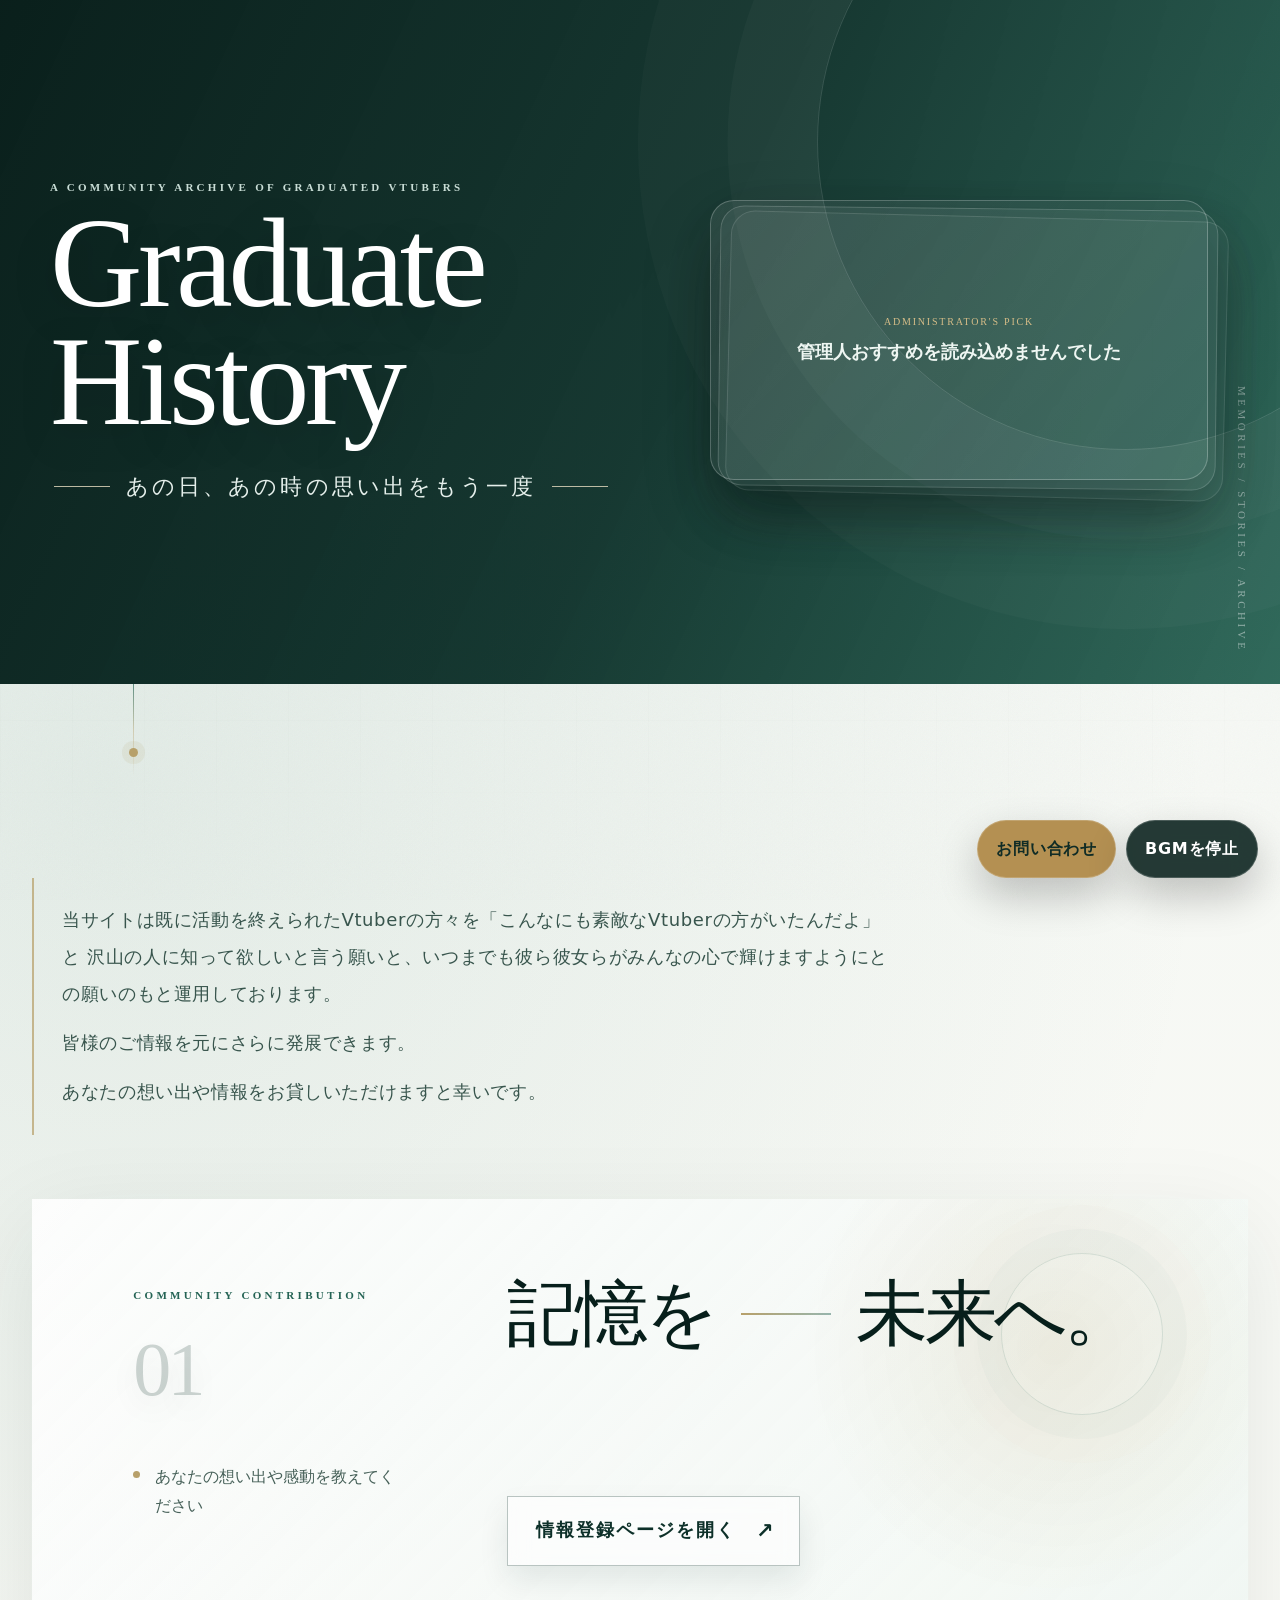
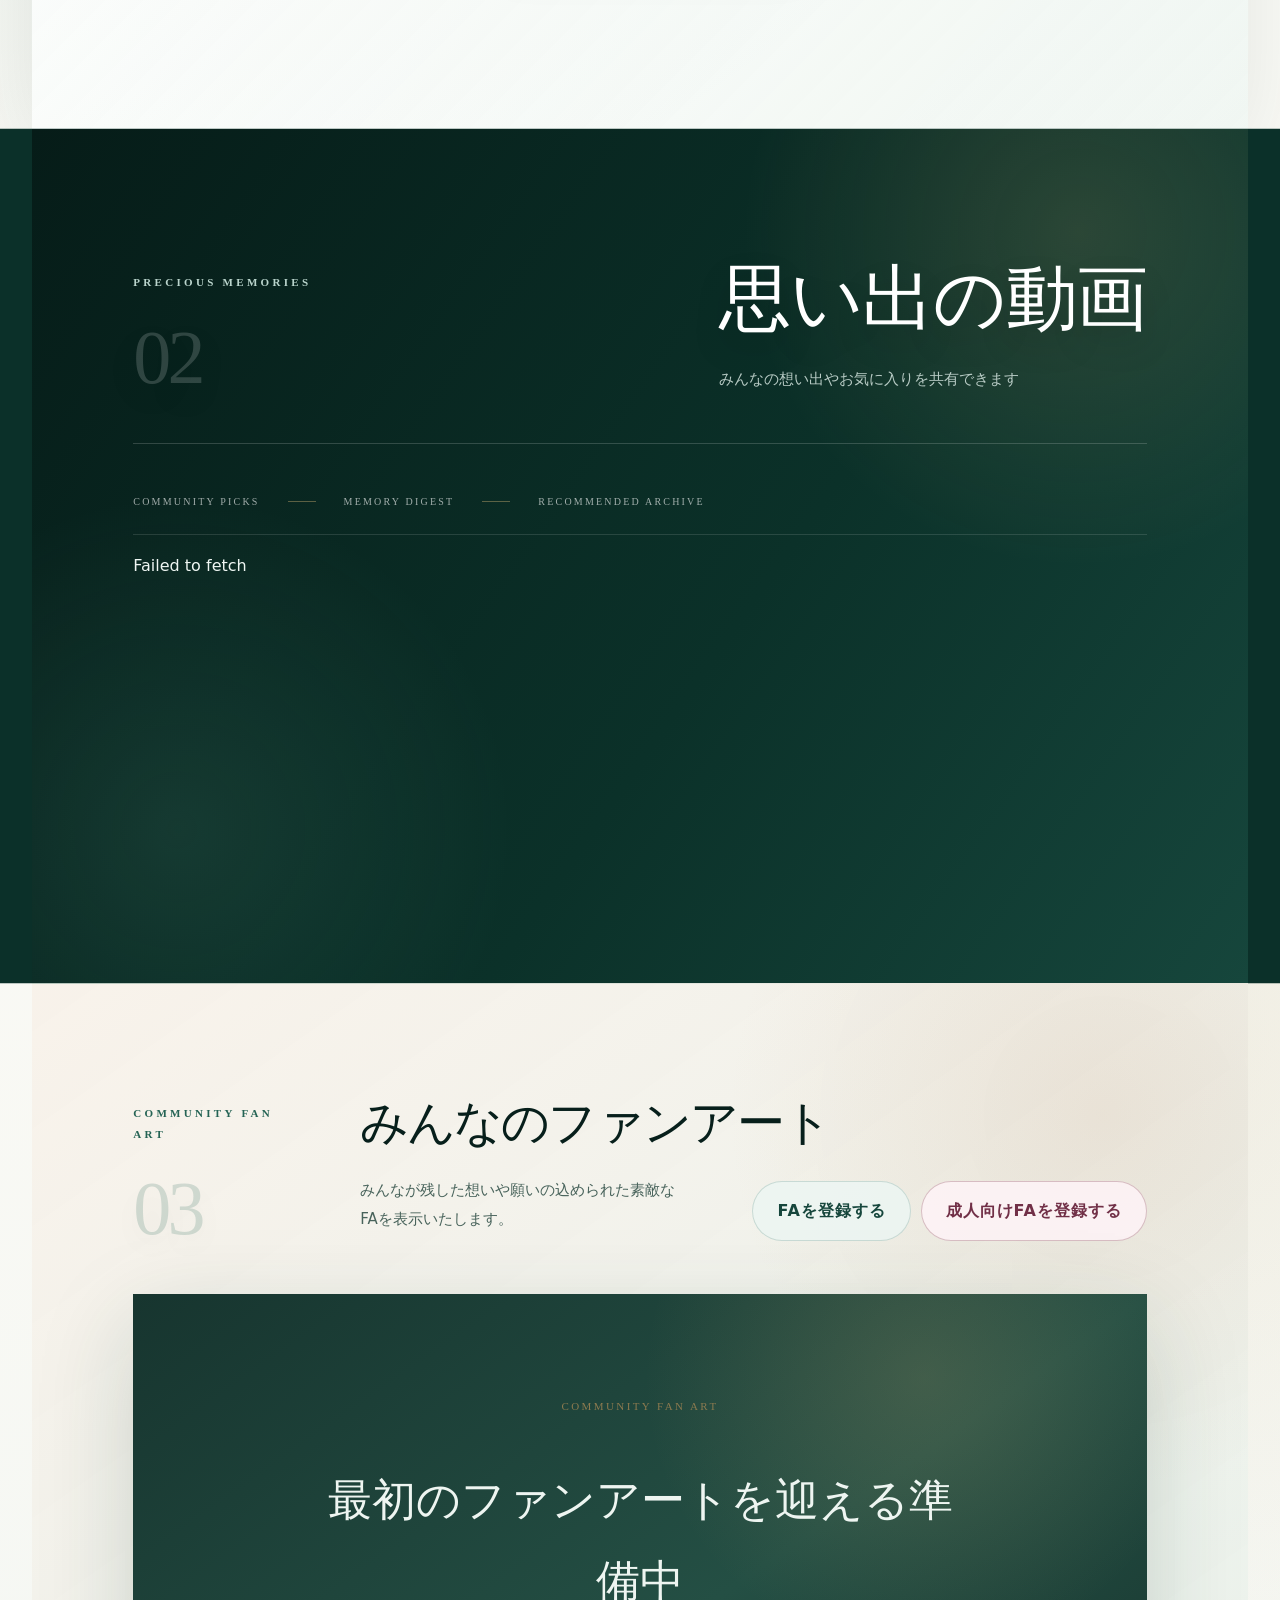
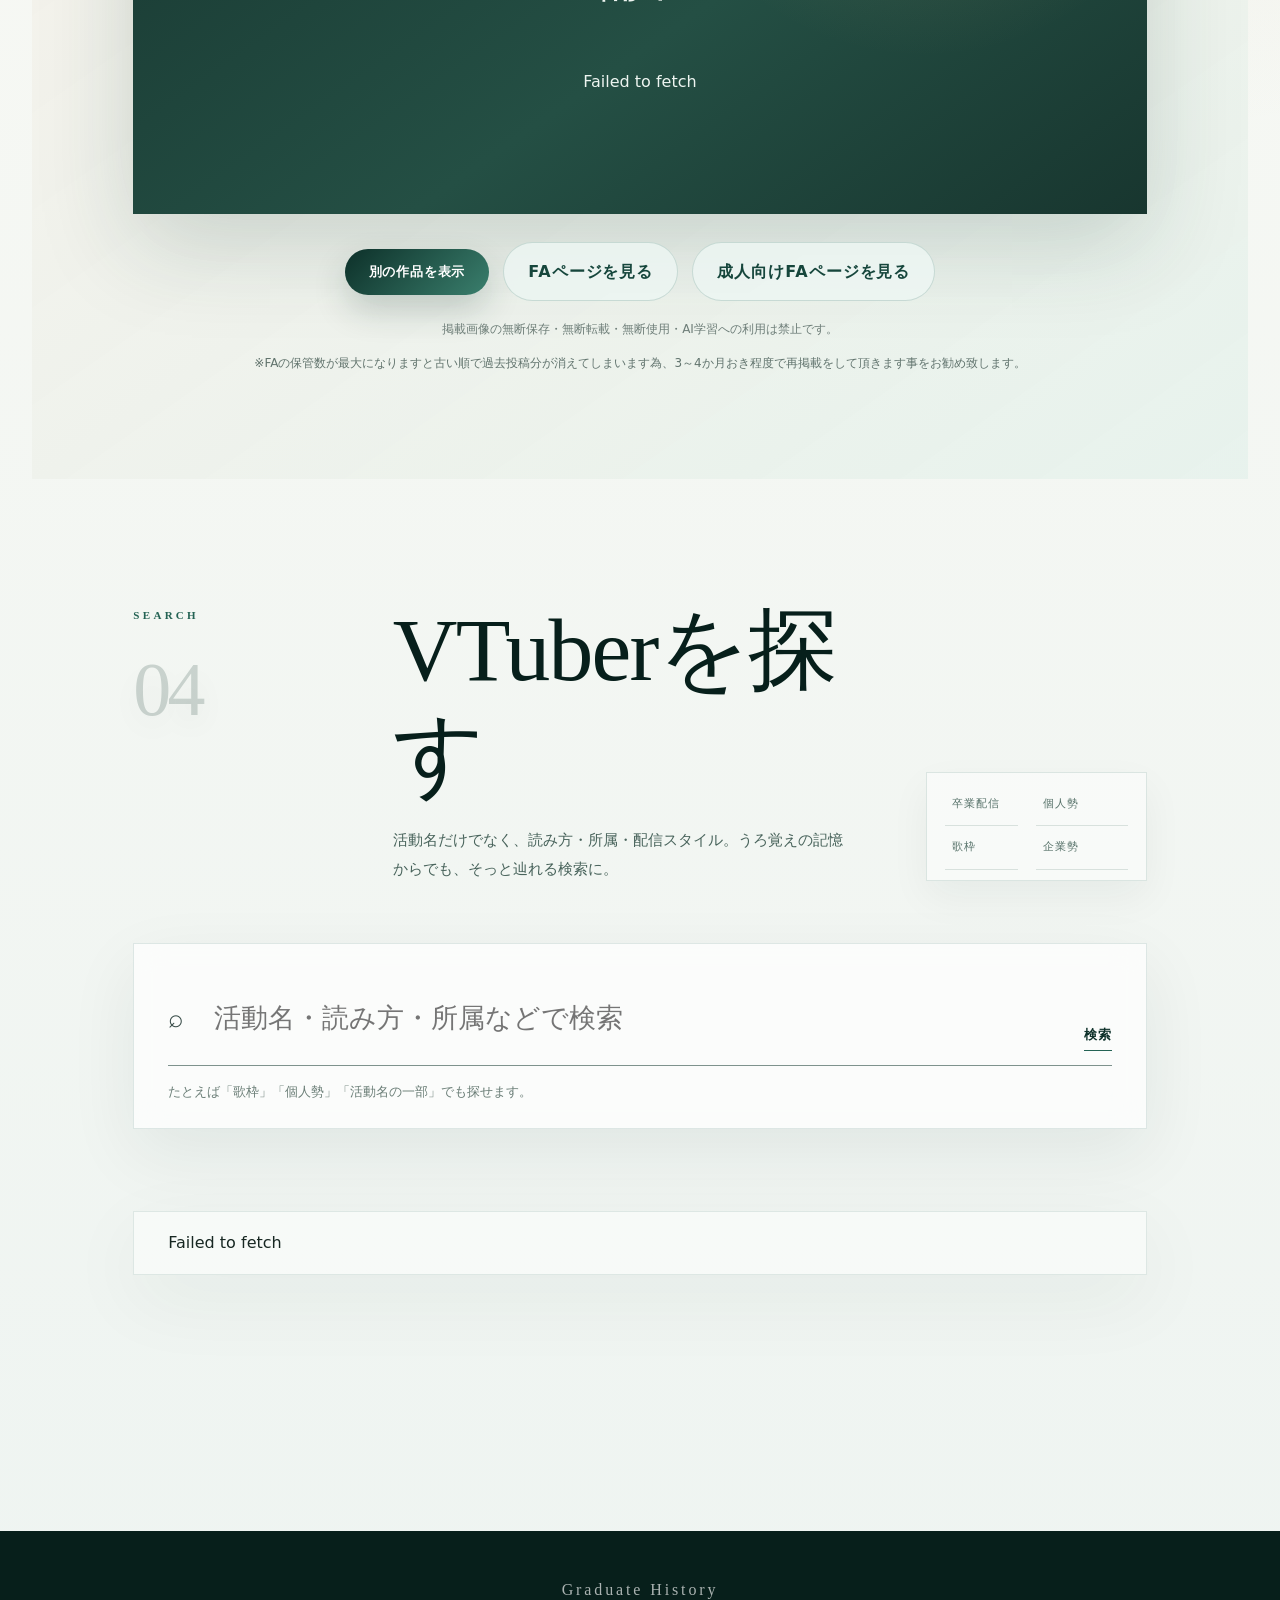
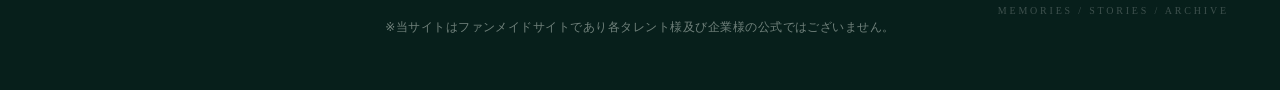
<file: index.html>
<!DOCTYPE html>
<html lang="ja">
 <head>
  <meta charset="utf-8"/>
  <meta content="width=device-width,initial-scale=1" name="viewport"/>
  <title>
   Graduate History
  </title>
  <meta content="卒業・引退したVTuberの活動記録をみんなで残すサイト" name="description"/>
  <link href="styles.css?v=20260729-registration-integrated1" rel="stylesheet"/>
 </head>
 <body class="home">
  <header class="hero">
   <div class="wrap gh-hero-layout">
    <div class="gh-hero-copy">
     <p class="eyebrow">
      A community archive of graduated VTubers
     </p>
     <h1>
      Graduate
      <br/>
      History
     </h1>
     <p class="subtitle">
      あの日、あの時の思い出をもう一度
     </p>
    </div>
    <section aria-label="管理人おすすめ動画" class="gh-featured-showcase">
     <div aria-live="polite" class="gh-featured-stack" id="publicFeaturedStack">
      <div class="gh-featured-empty" id="publicFeaturedEmpty">
       <span>
        Administrator's Pick
       </span>
       <strong>
        おすすめ表示スペース
       </strong>
      </div>
     </div>
    </section>
   </div>
  </header>
  <main class="wrap">
   <section aria-label="サイトについて" class="site-introduction site-introduction-standalone">
    <p>
     当サイトは既に活動を終えられたVtuberの方々を「こんなにも素敵なVtuberの方がいたんだよ」と 沢山の人に知って欲しいと言う願いと、いつまでも彼ら彼女らがみんなの心で輝けますようにとの願いのもと運用しております。
    </p>
    <p>
     皆様のご情報を元にさらに発展できます。
    </p>
    <p>
     あなたの想い出や情報をお貸しいただけますと幸いです。
    </p>
   </section>
   <aside aria-labelledby="dailyRecommendationLabel" class="daily-recommendation" hidden="" id="dailyRecommendation">
    <div class="daily-recommendation-heading">
     <p class="daily-recommendation-label" id="dailyRecommendationLabel">
      <span aria-hidden="true" class="daily-recommendation-spark">
       ✦
      </span>
      本日のおすすめVTuber
     </p>
     <time class="daily-recommendation-date" id="dailyRecommendationDate">
     </time>
    </div>
    <a class="daily-recommendation-card" href="profile.html" id="dailyRecommendationLink">
     <span aria-hidden="true" class="daily-recommendation-seal">
      <span>
       GH
      </span>
     </span>
     <span class="daily-recommendation-copy">
      <span class="daily-recommendation-kicker">
       Today’s Archive Pick
      </span>
      <strong id="dailyRecommendationName">
       おすすめVTuberを読み込んでいます
      </strong>
      <span id="dailyRecommendationMeta">
      </span>
     </span>
     <span class="daily-recommendation-action">
      プロフィールを見る
     </span>
    </a>
   </aside>
   <section class="panel home-intro">
    <p class="eyebrow">
     Community Contribution
    </p>
    <h2 class="intro-title">
     <span>
      記憶を
     </span>
     <span aria-hidden="true" class="intro-title-line">
     </span>
     <span>
      未来へ。
     </span>
    </h2>
    <p class="lead">
     あなたの想い出や感動を教えてください
    </p>
    <div class="actions home-main-actions">
     <a class="button primary" href="register.html">
      情報登録ページを開く
     </a>
    </div>
   </section>
   <section class="panel panel-feature memories-panel home-section">
    <div class="memories-inner">
     <div class="section-head split-head editorial-section-head">
      <div class="editorial-section-label">
       <p class="eyebrow">
        Precious Memories
       </p>
       <span aria-hidden="true" class="editorial-section-number">
        02
       </span>
      </div>
      <div class="editorial-section-copy">
       <h2>
        思い出の動画
       </h2>
       <p class="section-copy">
        みんなの想い出やお気に入りを共有できます
       </p>
      </div>
     </div>
     <div class="curation-band">
      <span>
       Community Picks
      </span>
      <span>
       Memory Digest
      </span>
      <span>
       Recommended Archive
      </span>
     </div>
     <div class="video-grid video-grid-premium" id="videoSlider">
      <p class="muted">
       動画を読み込んでいます。
      </p>
     </div>
    </div>
   </section>
   <section class="panel home-fanart-panel home-section">
    <div class="editorial-section-head home-fanart-heading">
     <div class="editorial-section-label">
      <p class="eyebrow">
       Community Fan Art
      </p>
      <span aria-hidden="true" class="editorial-section-number">
       03
      </span>
     </div>
     <div class="editorial-section-copy">
      <h2>
       みんなのファンアート
      </h2>
      <p class="section-copy">
       みんなが残した想いや願いの込められた素敵なFAを表示いたします。
      </p>
     </div>
     <div class="home-fanart-register-actions">
      <a class="button ghost" href="fanart.html">
       FAを登録する
      </a>
      <a class="button ghost adult-entry-link" href="adult-fanart.html">
       成人向けFAを登録する
      </a>
     </div>
    </div>
    <div aria-live="polite" class="fanart-viewer home-fanart-viewer" id="homeFanArtViewer">
     <div class="fanart-empty">
      <p>
       ファンアートを読み込んでいます。
      </p>
     </div>
    </div>
    <div class="actions fanart-view-actions home-fanart-actions">
     <button class="button primary" id="nextHomeFanArtButton" type="button">
      別の作品を表示
     </button>
     <a class="button ghost" href="fanart.html">
      FAページを見る
     </a>
     <a class="button ghost adult-entry-link" href="adult-fanart.html">
      成人向けFAページを見る
     </a>
    </div>
    <p class="fanart-protection-copy">
     掲載画像の無断保存・無断転載・無断使用・AI学習への利用は禁止です。
    </p>
    <p class="fanart-retention-notice">
     ※FAの保管数が最大になりますと古い順で過去投稿分が消えてしまいます為、3～4か月おき程度で再掲載をして頂きます事をお勧め致します。
    </p>
   </section>
   <section class="panel graduation-memory hidden" id="graduationMemory">
    <p class="eyebrow">
     Today's Graduation Memory
    </p>
    <h2 id="graduationTitle">
    </h2>
    <p class="lead" id="graduationText">
    </p>
    <div class="actions">
     <a class="button primary" id="graduationVideoBtn" rel="noopener" target="_blank">
      あの日の思い出を見る
     </a>
     <button class="button ghost" id="graduationNextBtn">
      別の記録を見る
     </button>
    </div>
   </section>
   <section class="panel panel-feature search-panel home-section">
    <div class="search-headline editorial-section-head">
     <div class="editorial-section-label">
      <p class="eyebrow">
       Search
      </p>
      <span aria-hidden="true" class="editorial-section-number">
       04
      </span>
     </div>
     <div class="editorial-section-copy">
      <h2>
       VTuberを探す
      </h2>
      <p class="section-copy">
       活動名だけでなく、読み方・所属・配信スタイル。うろ覚えの記憶からでも、そっと辿れる検索に。
      </p>
     </div>
     <div aria-hidden="true" class="search-tags">
      <span>
       卒業配信
      </span>
      <span>
       個人勢
      </span>
      <span>
       歌枠
      </span>
      <span>
       企業勢
      </span>
     </div>
    </div>
    <div class="search-shell">
     <div class="search-row search-row-premium">
      <span class="search-icon">
       ⌕
      </span>
      <input id="searchInput" placeholder="活動名・読み方・所属などで検索" type="search"/>
      <button class="button primary" id="searchBtn">
       検索
      </button>
     </div>
     <p class="search-note">
      たとえば「歌枠」「個人勢」「活動名の一部」でも探せます。
     </p>
    </div>
    <div class="profile-list profile-list-premium" id="profileList">
     <p class="muted">
      プロフィールを読み込んでいます。
     </p>
    </div>
    <div class="actions pagination-actions">
     <button class="button ghost" hidden="" id="loadMoreProfilesBtn" type="button">
      プロフィールをもっと見る
     </button>
    </div>
   </section>
  </main>
  <footer>
   <div class="wrap">
    <div class="footer-brand">
     Graduate History
    </div>
    <p class="footer-disclaimer">
     ※当サイトはファンメイドサイトであり各タレント様及び企業様の公式ではございません。
    </p>
   </div>
  </footer>
  <audio autoplay="" id="bgmAudio" loop="" preload="auto" src="Milky_way.mp3">
  </audio>
  <div aria-label="サイト操作" class="floating-controls">
   <button aria-controls="feedbackDialog" aria-expanded="false" aria-haspopup="dialog" class="floating-control feedback-toggle" id="feedbackToggle" type="button">
    お問い合わせ
   </button>
   <button aria-pressed="true" class="floating-control bgm-toggle" id="bgmToggle" type="button">
    BGMを停止
   </button>
  </div>
  <div aria-labelledby="feedbackTitle" aria-modal="true" class="feedback-dialog" hidden="" id="feedbackDialog" role="dialog">
   <button aria-label="お問い合わせフォームを閉じる" class="feedback-dialog-backdrop" data-feedback-close="" type="button">
   </button>
   <div class="feedback-dialog-panel" role="document">
    <button aria-label="閉じる" class="feedback-dialog-close" data-feedback-close="" id="feedbackClose" type="button">
     ×
    </button>
    <p class="eyebrow">
     Report &amp; Feedback
    </p>
    <h2 id="feedbackTitle">
     違反通報・ご意見・ご要望
    </h2>
    <p class="feedback-dialog-copy">
     サイト内で気になったことや、改善してほしいことを自由にご記入ください。
    </p>
    <form class="feedback-form" id="feedbackForm" novalidate="">
     <div class="feedback-profile-field">
      <label class="feedback-label" for="feedbackProfileSearch">
       該当するVTuber（任意）
      </label>
      <p class="feedback-field-help">
       活動名を入力し、登録済みの候補から選択できます。サイト全般のお問い合わせは未選択で構いません。
      </p>
      <div class="feedback-profile-search-wrap">
       <input aria-autocomplete="list" aria-controls="feedbackProfileSuggestions" autocomplete="off" id="feedbackProfileSearch" placeholder="活動名・読み方・所属で検索" type="search"/>
       <button class="feedback-profile-clear" hidden="" id="feedbackProfileClear" type="button">
        選択解除
       </button>
       <div class="feedback-profile-suggestions" hidden="" id="feedbackProfileSuggestions" role="listbox">
       </div>
      </div>
      <input id="feedbackProfileId" name="relatedProfileId" type="hidden"/>
      <input id="feedbackActivityName" name="relatedActivityName" type="hidden"/>
      <p class="feedback-profile-selected" id="feedbackProfileSelected">
       該当VTuber：未選択
      </p>
     </div>
     <label class="feedback-label" for="feedbackMessage">
      違反通報・ご意見・ご要望
     </label>
     <textarea id="feedbackMessage" maxlength="3000" name="message" placeholder="自由にご記入ください" required="" rows="7"></textarea>
     <input aria-hidden="true" autocomplete="off" class="feedback-honeypot" name="website" tabindex="-1" type="text"/>
     <div class="feedback-form-footer">
      <p class="feedback-note">
       送信内容はサイト上に公開されません。
      </p>
      <span class="feedback-count" id="feedbackCount">
       0 / 3000
      </span>
      <button class="button primary" disabled="" id="feedbackSubmit" type="submit">
       送信する
      </button>
     </div>
     <p aria-live="polite" class="feedback-status" id="feedbackStatus" role="status">
     </p>
    </form>
   </div>
  </div>
  <script src="config.js">
  </script>
  <script src="app.js?v=20260729-random-video-digest1">
  </script>
 </body>
</html>
</file>
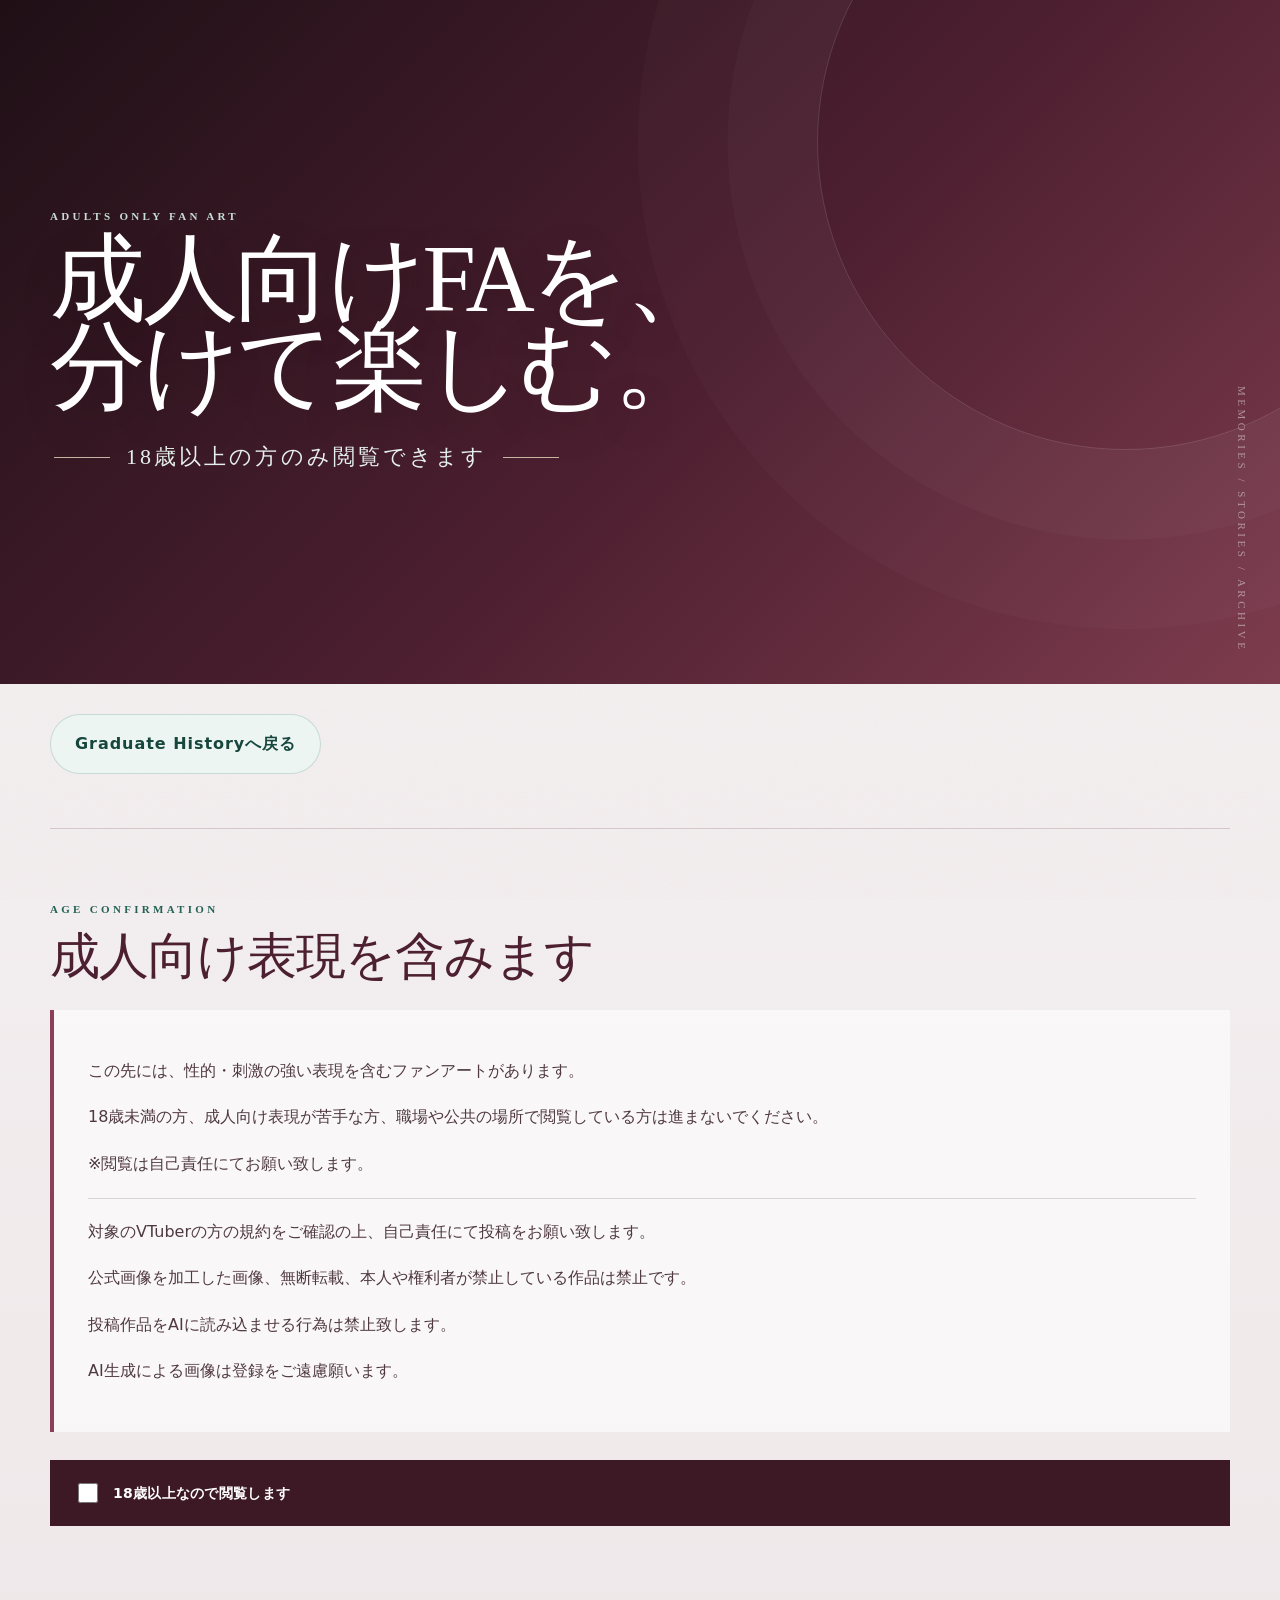
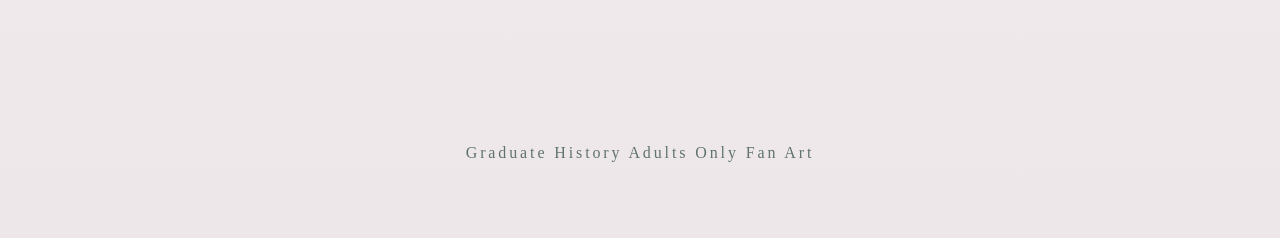
<file: adult-fanart/index.html>
<!doctype html>
<html lang="ja">
<head>
  <meta charset="utf-8">
  <meta name="viewport" content="width=device-width,initial-scale=1">
  <title>成人向けFA | Graduate History</title>
  <meta name="description" content="18歳以上を対象としたGraduate Historyの成人向けファンアートページ">
  <link rel="stylesheet" href="../styles.css?v=20260721-fa7">
</head>
<body class="fanart-page adult-fanart-page" data-fanart-category="adult">
<header class="hero adult-fanart-hero">
  <div class="wrap">
    <p class="eyebrow">Adults Only Fan Art</p>
    <h1>成人向けFAを、<br>分けて楽しむ。</h1>
    <p class="subtitle">18歳以上の方のみ閲覧できます</p>
  </div>
</header>
<main class="wrap fanart-main">
  <nav class="register-back" aria-label="トップページへ戻る"><a class="button ghost" href="../">Graduate Historyへ戻る</a></nav>

  <section id="adultGate" class="adult-gate">
    <p class="eyebrow">Age Confirmation</p>
    <h2>成人向け表現を含みます</h2>
    <div class="adult-warning">
      <p>この先には、性的・刺激の強い表現を含むファンアートがあります。</p>
      <p>18歳未満の方、成人向け表現が苦手な方、職場や公共の場所で閲覧している方は進まないでください。</p>
      <p>※閲覧は自己責任にてお願い致します。</p>
      <div class="adult-warning-divider" aria-hidden="true"></div>
      <p>対象のVTuberの方の規約をご確認の上、自己責任にて投稿をお願い致します。</p>
      <p>公式画像を加工した画像、無断転載、本人や権利者が禁止している作品は禁止です。</p>
      <p>投稿作品をAIに読み込ませる行為は禁止致します。</p>
      <p>AI生成による画像は登録をご遠慮願います。</p>
    </div>
    <label class="adult-confirm"><input id="adultConfirm" type="checkbox"> 18歳以上なので閲覧します</label>
  </section>

  <div id="adultContent" class="adult-content hidden">
    <section class="fanart-gallery-section">
      <div class="fanart-section-heading">
        <p class="eyebrow">Adults Only Random Art</p>
        <h2>成人向けFA</h2>
        <p>承認された成人向け作品の中から、ランダムで最大10枚を展示します。画像を押すと拡大できます。</p>
      </div>
      <div id="fanArtViewer" class="fanart-viewer adult-fanart-viewer" aria-live="polite">
        <div class="fanart-empty"><p>作品を読み込んでいます。</p></div>
      </div>
      <div class="actions fanart-view-actions">
        <button id="nextFanArtButton" class="button primary" type="button">別の10作品を表示</button>
      </div>
      <p class="fanart-protection-copy">掲載画像の無断保存・無断転載・無断使用・AI学習への利用は禁止です。</p>
    </section>

    <div class="actions fanart-registration-toggle-wrap">
      <button id="fanArtFormToggle" class="button primary fanart-registration-toggle" type="button" aria-controls="adultFanArtRegistration" aria-expanded="false">成人向けFA画像を登録する</button>
    </div>

    <section id="adultFanArtRegistration" class="fanart-submit-section hidden" hidden>
      <div class="fanart-section-heading">
        <p class="eyebrow">Adults Only Contribution</p>
        <h2>成人向けFAを登録する</h2>
        <p>送信された作品は、通常FAとは別に管理者が確認します。</p>
      </div>
      <div class="notice fanart-rules adult-submit-warning">
        <p class="notice-title">成人向けFAの投稿ルール</p>
        <p>成人として明確に設定され、成人に見えるキャラクターの作品のみ登録できます。未成年・年齢不明・幼く見えるキャラクター、実在人物の性的画像、無断転載、掲載許可のない作品は禁止です。</p>
      </div>
      <form id="fanArtForm" class="fanart-form">
        <div class="form-grid fanart-form-grid">
          <label>VTuberの活動名<input name="activityName" type="text" required maxlength="100"></label>
          <label>作品タイトル<input name="title" type="text" maxlength="120"></label>
          <fieldset class="fanart-author-choice wide">
            <legend>作者名の表示</legend>
            <label><input type="radio" name="authorMode" value="anonymous" checked> 匿名で表示</label>
            <label><input type="radio" name="authorMode" value="named"> 記入した名前で表示</label>
          </fieldset>
          <label id="authorNameField" class="wide fanart-conditional-field hidden">表示する作者名<input name="authorName" type="text" maxlength="80" placeholder="作者名・ハンドルネーム"></label>
          <label class="wide">成人向けFA画像<input id="fanArtFile" name="fanArtFile" type="file" accept="image/jpeg,image/png,image/webp" required><span class="field-help">JPEG・PNG・WebP、5MBまで</span></label>
          <div id="fanArtPreview" class="fanart-upload-preview wide hidden"></div>
          <label class="wide">作品について・補足<textarea name="note" rows="4" maxlength="500"></textarea></label>
        </div>
        <label class="rules fanart-submit-rules"><input id="fanArtRulesAccepted" type="checkbox" required> 成人向け投稿ルールを確認し、公開可能な作品のみを送信します。</label>
        <button id="fanArtSubmitButton" class="button primary submit" type="submit" disabled aria-disabled="true">成人向けFAを送信する</button>
        <p id="fanArtFormMessage" class="form-message" aria-live="polite"></p>
      </form>
    </section>
  </div>
</main>
<footer><div class="wrap">Graduate History Adults Only Fan Art</div></footer>
<script src="../config.js"></script>
<script src="../fanart.js?v=20260721-fa7"></script>
</body>
</html>
</file>
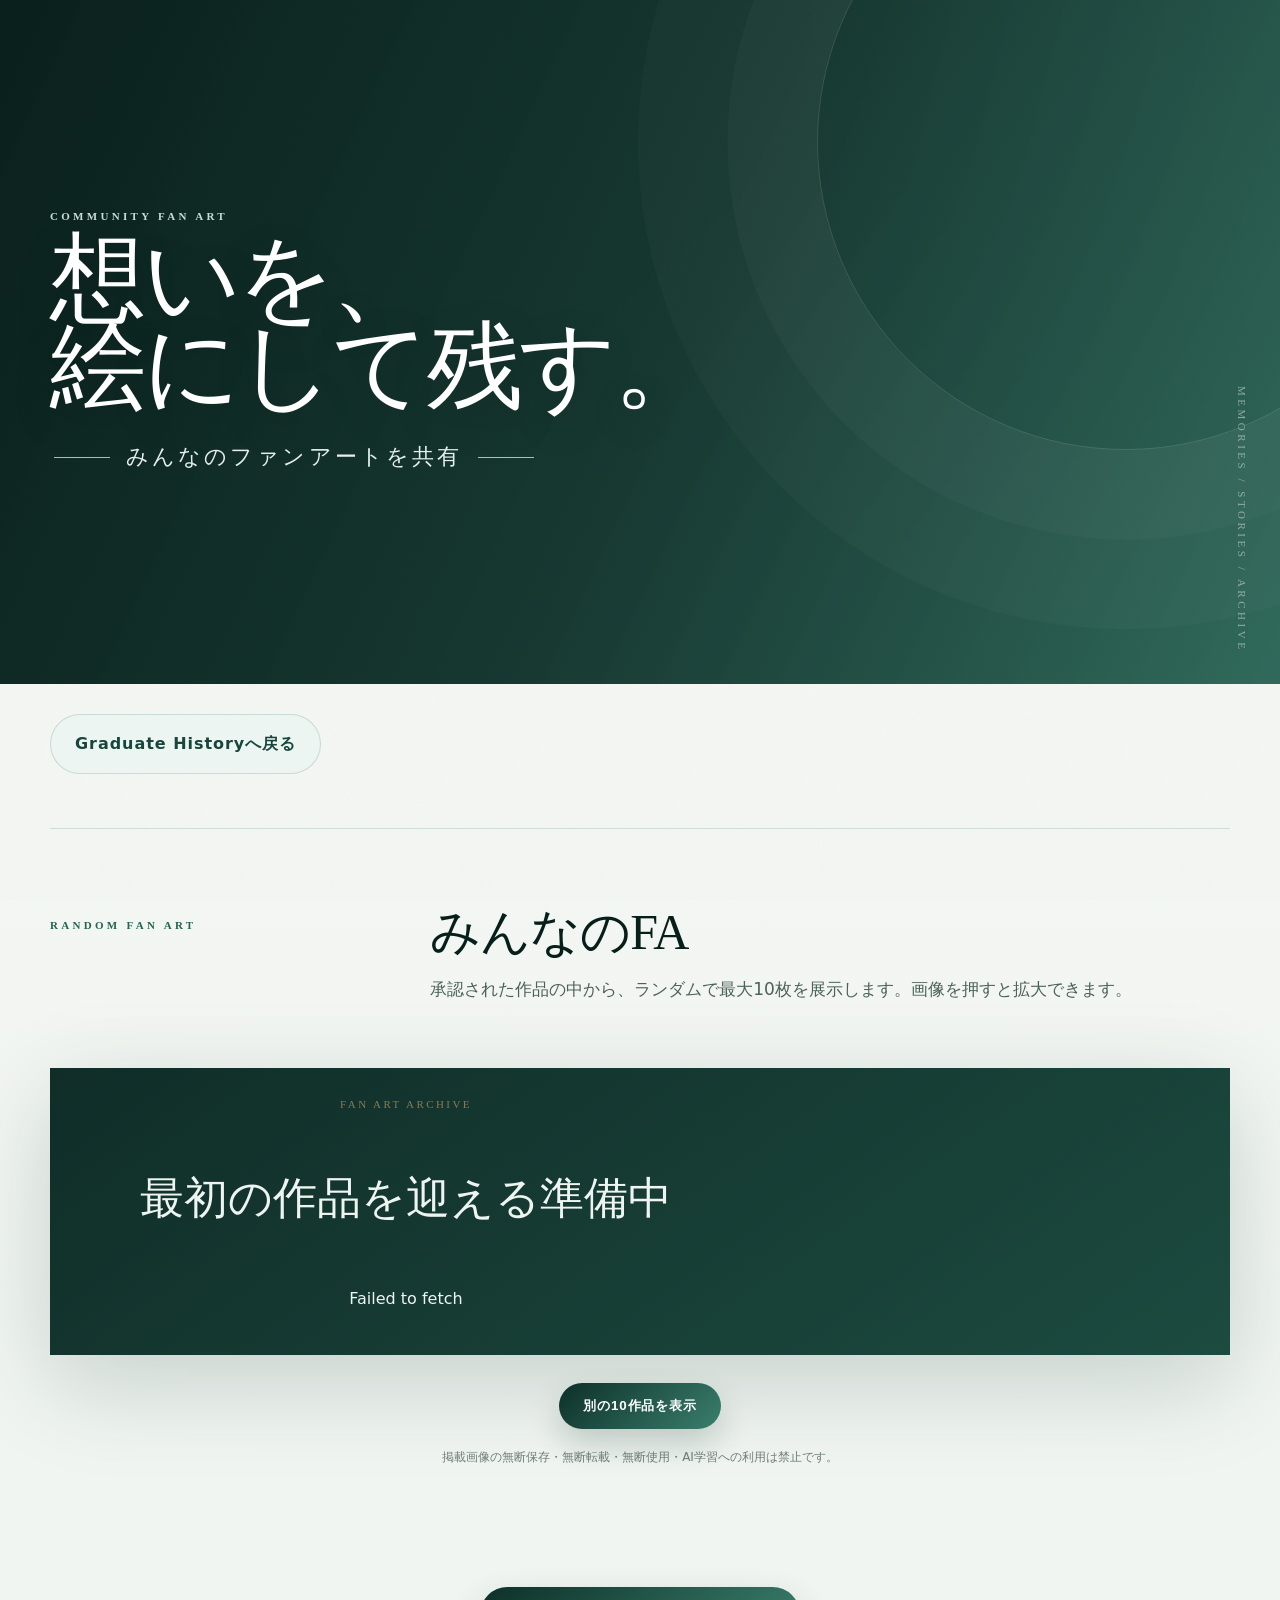
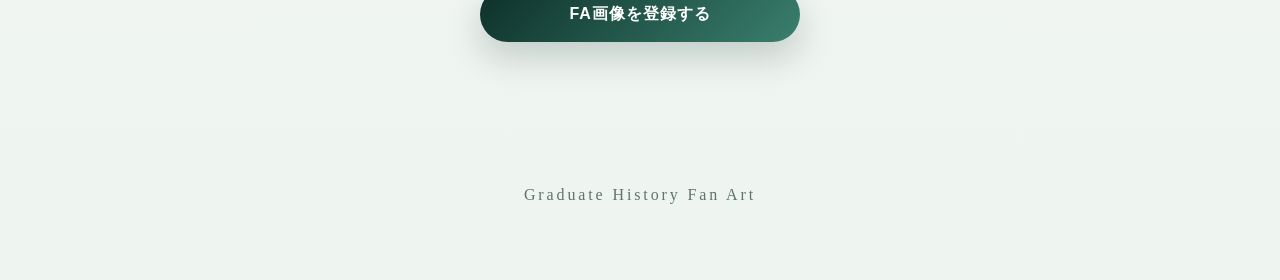
<file: fanart/index.html>
<!doctype html>
<html lang="ja">
<head>
  <meta charset="utf-8">
  <meta name="viewport" content="width=device-width,initial-scale=1">
  <title>FA画像 | Graduate History</title>
  <meta name="description" content="Graduate Historyのファンアート閲覧・登録ページ">
  <link rel="stylesheet" href="../styles.css?v=20260721-fa7">
</head>
<body class="fanart-page" data-fanart-category="general">
<header class="hero">
  <div class="wrap">
    <p class="eyebrow">Community Fan Art</p>
    <h1>想いを、<br>絵にして残す。</h1>
    <p class="subtitle">みんなのファンアートを共有</p>
  </div>
</header>
<main class="wrap fanart-main">
  <nav class="register-back" aria-label="トップページへ戻る"><a class="button ghost" href="../">Graduate Historyへ戻る</a></nav>

  <section class="fanart-gallery-section">
    <div class="fanart-section-heading">
      <p class="eyebrow">Random Fan Art</p>
      <h2>みんなのFA</h2>
      <p>承認された作品の中から、ランダムで最大10枚を展示します。画像を押すと拡大できます。</p>
    </div>
    <div id="fanArtViewer" class="fanart-viewer" aria-live="polite">
      <div class="fanart-empty"><p>作品を読み込んでいます。</p></div>
    </div>
    <div class="actions fanart-view-actions">
      <button id="nextFanArtButton" class="button primary" type="button">別の10作品を表示</button>
    </div>
    <p class="fanart-protection-copy">掲載画像の無断保存・無断転載・無断使用・AI学習への利用は禁止です。</p>
  </section>

  <div class="actions fanart-registration-toggle-wrap">
    <button id="fanArtFormToggle" class="button primary fanart-registration-toggle" type="button" aria-controls="fanArtRegistration" aria-expanded="false">FA画像を登録する</button>
  </div>

  <section id="fanArtRegistration" class="fanart-submit-section hidden" hidden>
    <div class="fanart-section-heading">
      <p class="eyebrow">Fan Art Contribution</p>
      <h2>FA画像を登録する</h2>
      <p>送信された作品は、管理者の確認後に公開されます。</p>
    </div>
    <div class="notice fanart-rules">
      <p class="notice-title">投稿ルール</p>
      <p>対象のVTuberの方の規約をご確認の上、自己責任にて投稿をお願い致します。</p>
      <p>公式画像を加工した画像、無断転載、本人や権利者が禁止している作品は禁止です。</p>
      <p>投稿作品をAIに読み込ませる行為は禁止致します。</p>
      <p>AI生成による画像は登録をご遠慮願います。</p>
      <p>生成元や作者を偽る投稿、非公開情報を含む作品は禁止致します。</p>
    </div>
    <form id="fanArtForm" class="fanart-form">
      <div class="form-grid fanart-form-grid">
        <label>VTuberの活動名<input name="activityName" type="text" required maxlength="100"></label>
        <label>作品タイトル<input name="title" type="text" maxlength="120"></label>
        <fieldset class="fanart-author-choice wide">
          <legend>作者名の表示</legend>
          <label><input type="radio" name="authorMode" value="anonymous" checked> 匿名で表示</label>
          <label><input type="radio" name="authorMode" value="named"> 記入した名前で表示</label>
        </fieldset>
        <label id="authorNameField" class="wide fanart-conditional-field hidden">表示する作者名<input name="authorName" type="text" maxlength="80" placeholder="作者名・ハンドルネーム"></label>
        <label class="wide">FA画像<input id="fanArtFile" name="fanArtFile" type="file" accept="image/jpeg,image/png,image/webp" required><span class="field-help">JPEG・PNG・WebP、5MBまで</span></label>
        <div id="fanArtPreview" class="fanart-upload-preview wide hidden"></div>
        <label class="wide">作品について・補足<textarea name="note" rows="4" maxlength="500"></textarea></label>
      </div>
      <label class="rules fanart-submit-rules"><input id="fanArtRulesAccepted" type="checkbox" required> 投稿ルールを確認し、公開可能な作品のみを送信します。</label>
      <button id="fanArtSubmitButton" class="button primary submit" type="submit" disabled aria-disabled="true">FA画像を送信する</button>
      <p id="fanArtFormMessage" class="form-message" aria-live="polite"></p>
    </form>
  </section>
</main>
<footer><div class="wrap">Graduate History Fan Art</div></footer>
<script src="../config.js"></script>
<script src="../fanart.js?v=20260721-fa7"></script>
</body>
</html>
</file>
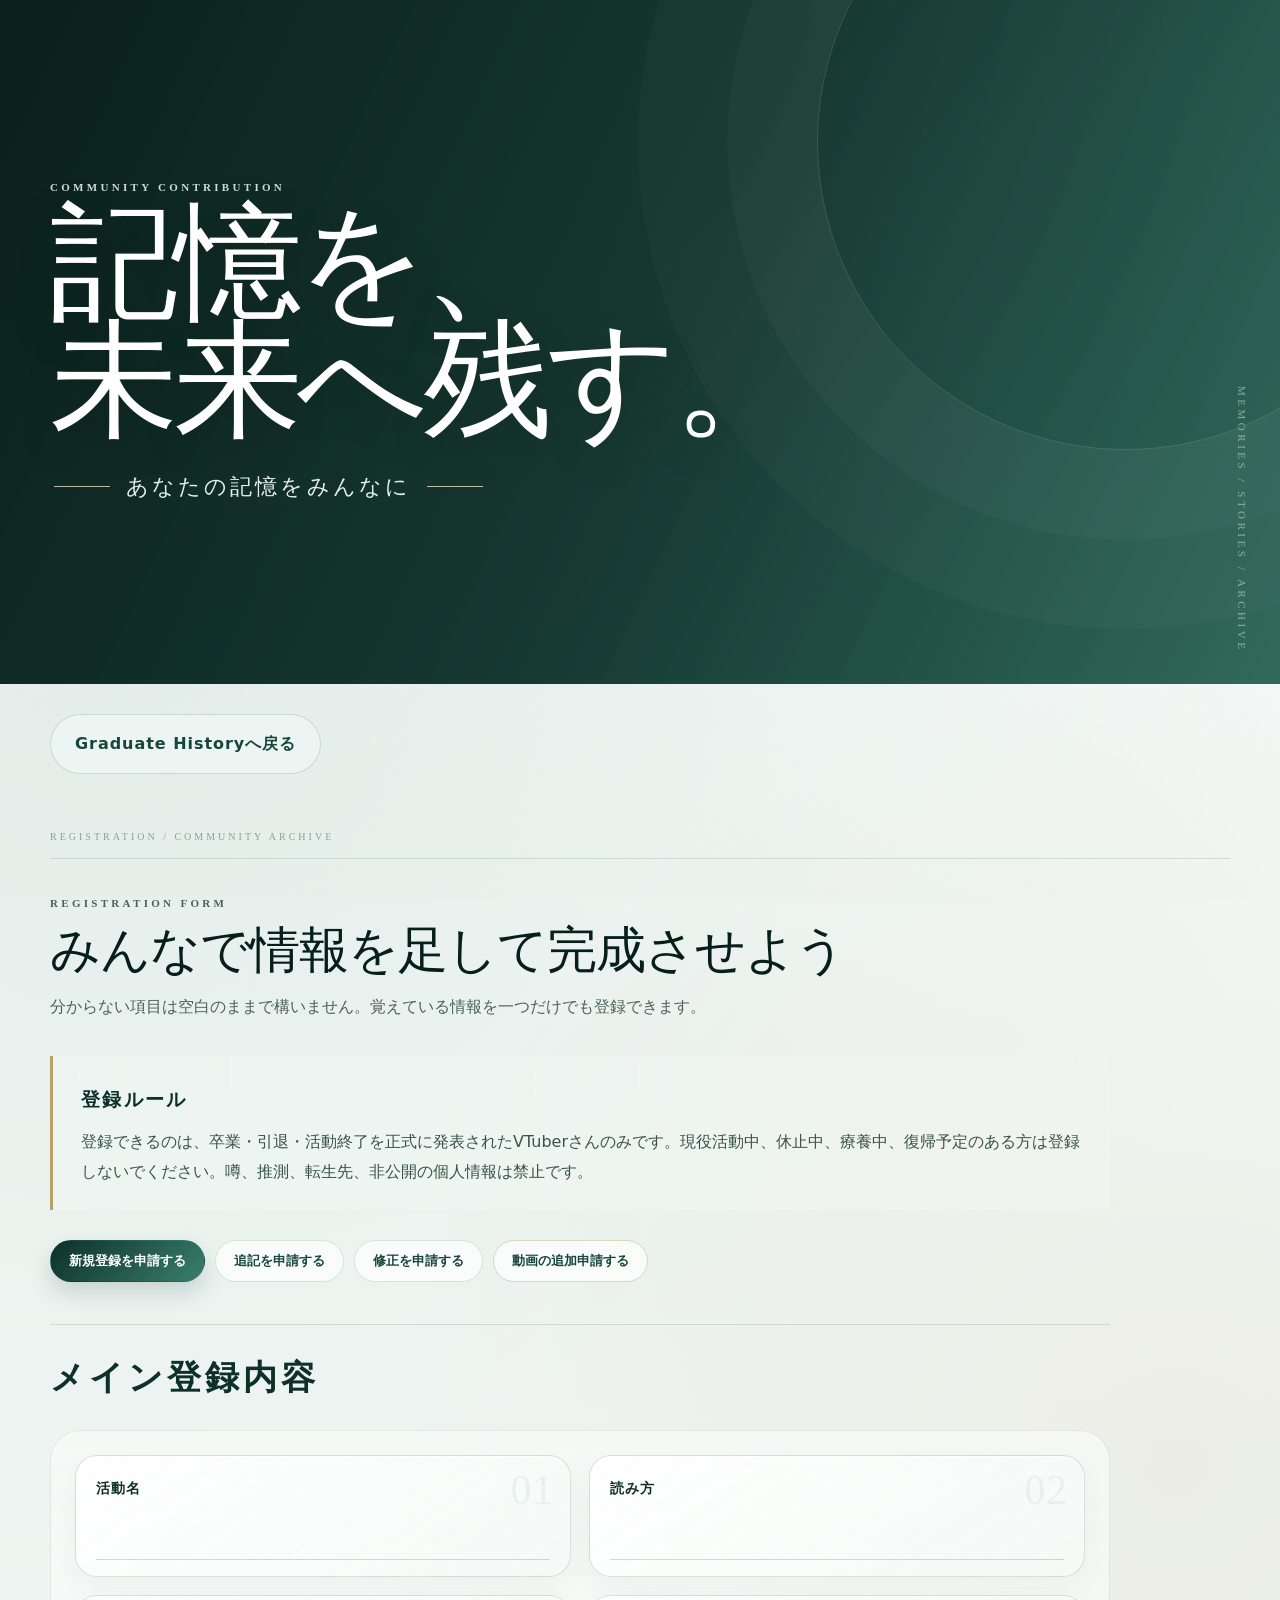
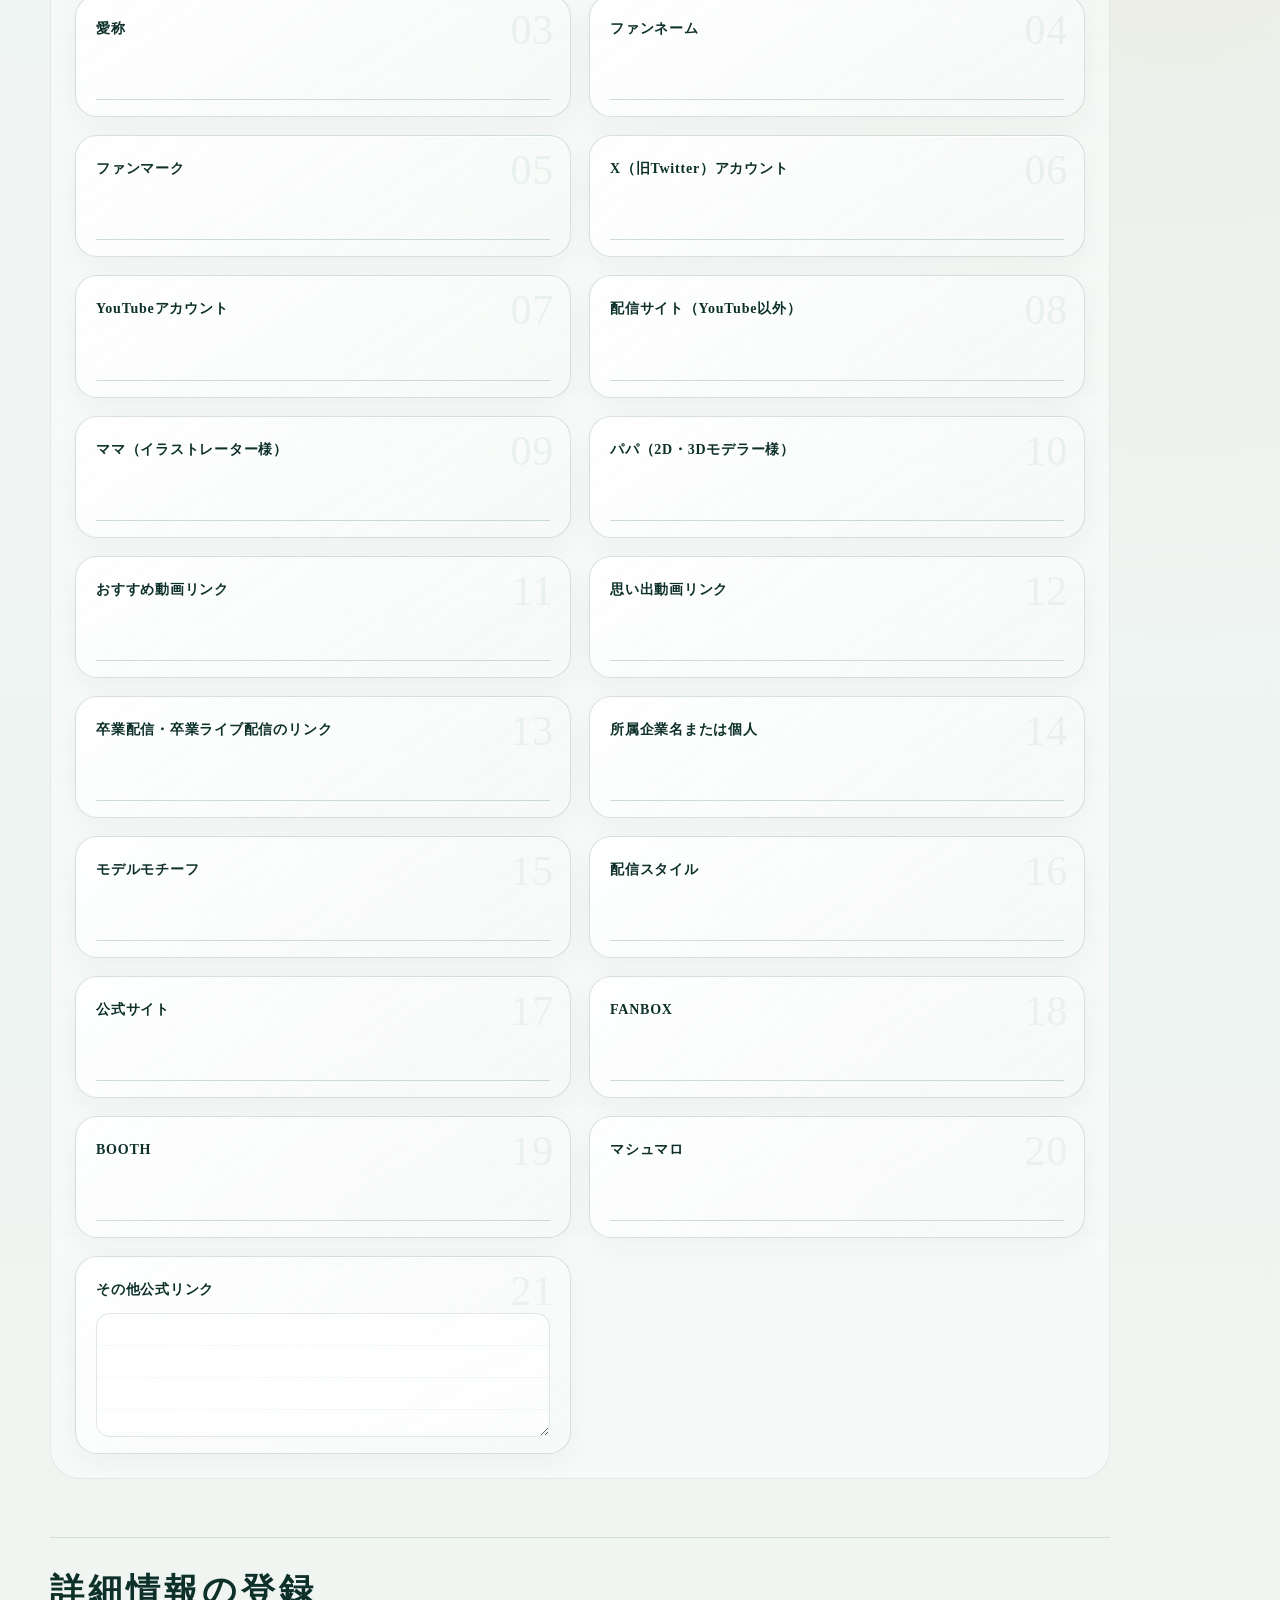
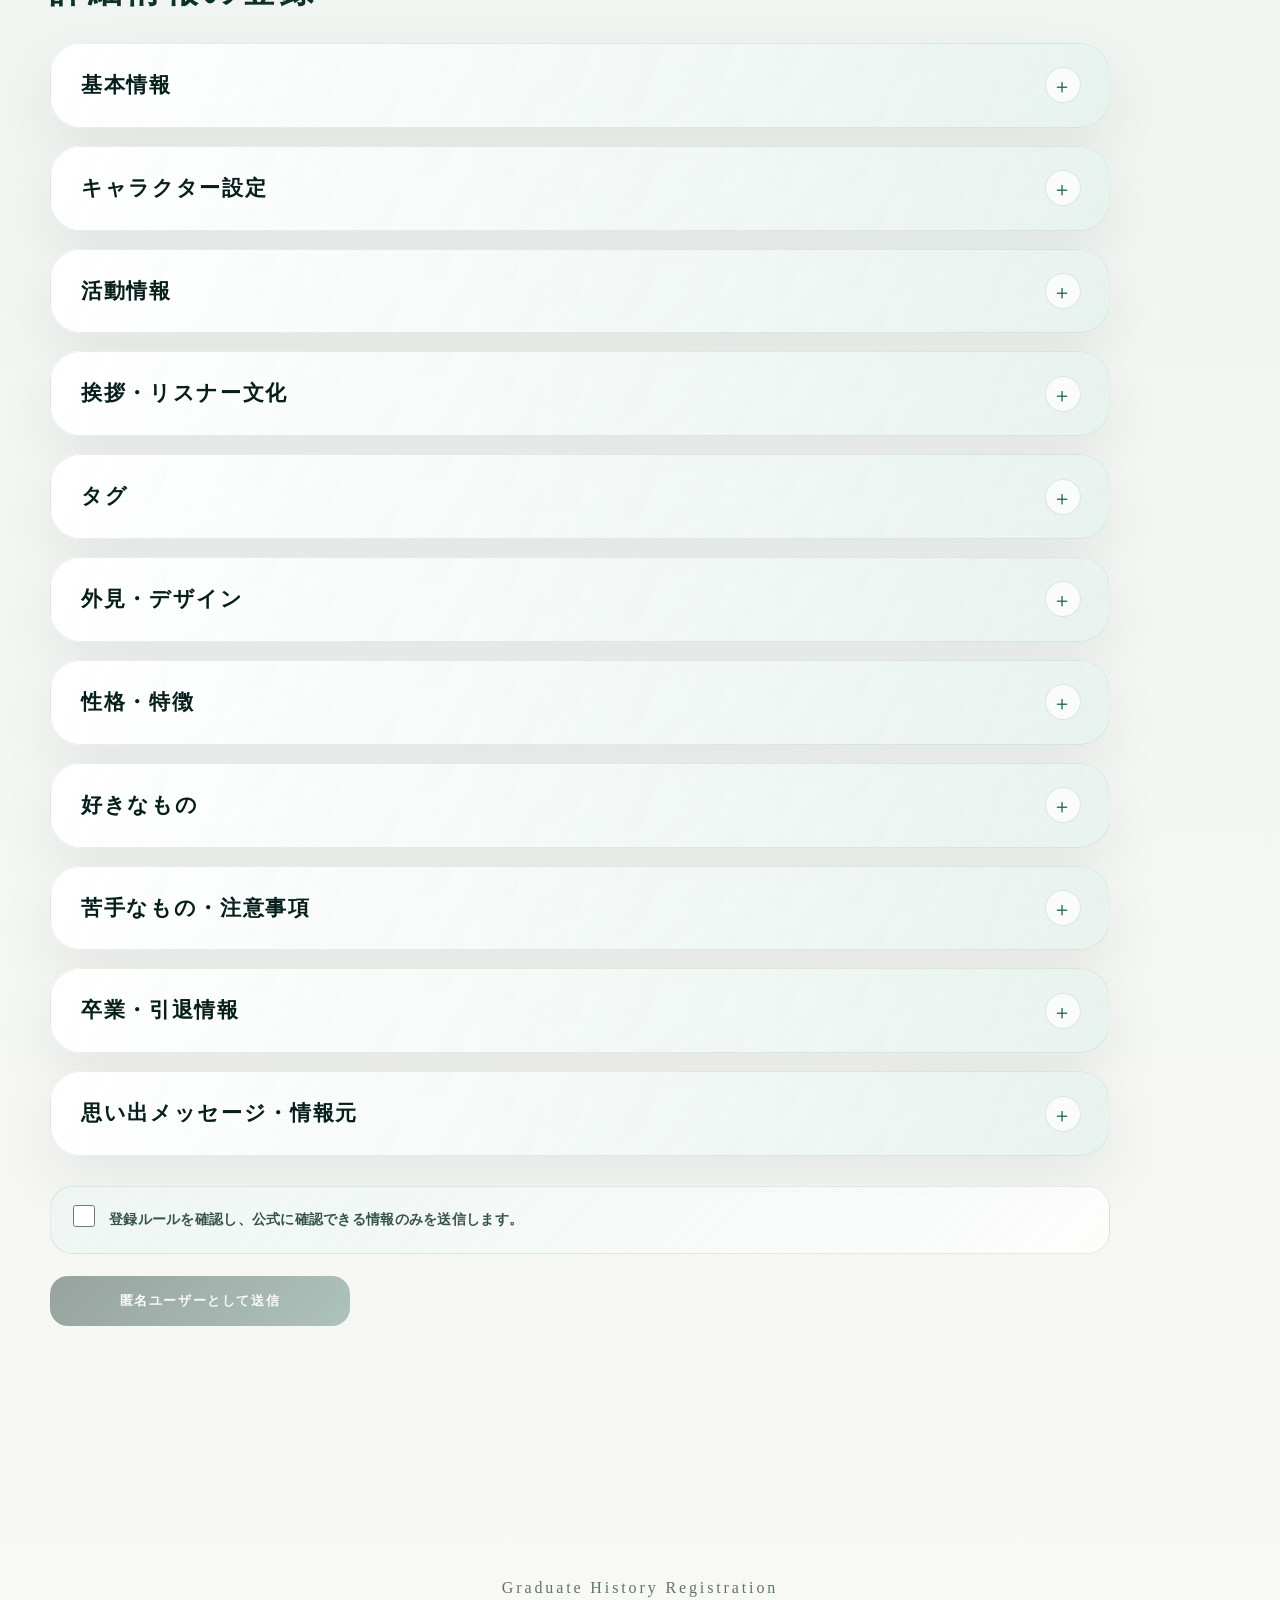
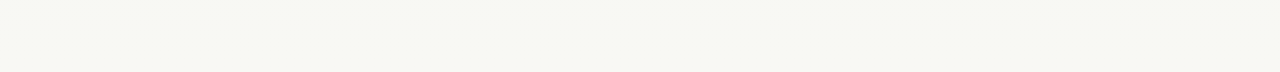
<file: register/index.html>
<!doctype html><html lang="ja"><head><meta charset="utf-8"><meta name="viewport" content="width=device-width,initial-scale=1"><title>情報登録 | Graduate History</title><meta name="description" content="Graduate Historyへの新規登録・追記・修正・動画追加フォーム"><link rel="stylesheet" href="../styles.css?v=20260721-register3"></head><body class="register-page">
<header class="hero"><div class="wrap"><p class="eyebrow">Community Contribution</p><h1>記憶を、<br>未来へ残す。</h1><p class="subtitle">あなたの記憶をみんなに</p></div></header>
<main class="wrap">
<nav class="register-back" aria-label="トップページへ戻る"><a class="button ghost" href="../">Graduate Historyへ戻る</a></nav>
<section class="registration-content"><p class="eyebrow">Registration Form</p><h2>みんなで情報を足して完成させよう</h2><p>分からない項目は空白のままで構いません。覚えている情報を一つだけでも登録できます。</p><div class="notice registration-rules"><p class="notice-title">登録ルール</p><p>登録できるのは、卒業・引退・活動終了を正式に発表されたVTuberさんのみです。現役活動中、休止中、療養中、復帰予定のある方は登録しないでください。噂、推測、転生先、非公開の個人情報は禁止です。</p></div>
<div class="tabs"><button class="tab active" data-form="new">新規登録を申請する</button><button class="tab" data-form="add">追記を申請する</button><button class="tab" data-form="fix">修正を申請する</button><button class="tab" data-form="video">動画の追加申請する</button></div>
<form id="registrationForm"><input type="hidden" name="submissionType" id="formType" value="new"><h3 class="detail-registration-title main-registration-title">メイン登録内容</h3><div class="form-grid main-form-grid"><label>活動名<input name="activityName" type="text" required></label><label>読み方<input name="reading" type="text"></label><label>愛称<input name="nickname" type="text"></label><label>ファンネーム<input name="fanName" type="text"></label><label>ファンマーク<input name="fanMark" type="text"></label><label>X（旧Twitter）アカウント<input name="xUrl" type="url"></label><label>YouTubeアカウント<input name="youtubeUrl" type="url"></label><label>配信サイト（YouTube以外）<input name="streamUrl" type="url"></label><label>ママ（イラストレーター様）<input name="mama" type="text"></label><label>パパ（2D・3Dモデラー様）<input name="papa" type="text"></label><label>おすすめ動画リンク<input name="recommendedVideoUrl" type="url"></label><label>思い出動画リンク<input name="memoryVideoUrl" type="url"></label><label>卒業配信・卒業ライブ配信のリンク<input name="graduationVideoUrl" type="url"></label><label>所属企業名または個人<input name="affiliation" type="text"></label><label>モデルモチーフ<input name="modelMotif" type="text"></label><label>配信スタイル<input name="streamStyle" type="text"></label><label>公式サイト<input name="officialSite" type="url"></label><label>FANBOX<input name="fanboxUrl" type="url"></label><label>BOOTH<input name="boothUrl" type="url"></label><label>マシュマロ<input name="marshmallowUrl" type="url"></label><label>その他公式リンク<textarea name="otherOfficialLinks" rows="3"></textarea></label></div><h3 class="detail-registration-title">詳細情報の登録</h3><details class="form-section"><summary>基本情報</summary><div class="form-grid"><label>誕生日<input name="birthday" type="text"></label><label>年齢<input name="age" type="text"></label><label>身長<input name="height" type="text"></label><label>性別<input name="gender" type="text"></label><label>種族<input name="species" type="text"></label><label>出身地<input name="birthplace" type="text"></label><label>職業<input name="occupation" type="text"></label><label>デビュー日<input name="debutDate" type="date"></label><label>初配信日<input name="firstStreamDate" type="date"></label><label>卒業・引退日<input name="graduationDate" type="date"></label></div></details><details class="form-section"><summary>キャラクター設定</summary><div class="form-grid"><label>役職<input name="role" type="text"></label><label>能力<input name="ability" type="text"></label><label>魔法<input name="magic" type="text"></label><label>武器<input name="weapon" type="text"></label><label>属性<input name="attribute" type="text"></label><label>所属組織<input name="organization" type="text"></label><label>故郷<input name="hometown" type="text"></label><label>現在地<input name="currentLocation" type="text"></label><label>家族構成<textarea name="family" rows="3"></textarea></label><label>相棒<input name="partner" type="text"></label><label>ペット<input name="pet" type="text"></label><label>ライバル<input name="rival" type="text"></label><label>過去<textarea name="past" rows="3"></textarea></label><label>VTuberになった理由<textarea name="reasonVtuber" rows="3"></textarea></label><label>人間界に来た理由<textarea name="reasonHumanWorld" rows="3"></textarea></label></div></details><details class="form-section"><summary>活動情報</summary><div class="form-grid"><label>活動開始日<input name="activityStartDate" type="date"></label><label>チャンネル開設日<input name="channelCreatedDate" type="date"></label><label>活動終了日<input name="activityEndDate" type="date"></label><label>活動歴<textarea name="activityHistory" rows="3"></textarea></label><label>活動目標<textarea name="activityGoal" rows="3"></textarea></label><label>キャッチコピー<input name="catchphrase" type="text"></label><label>配信時間帯<input name="streamTime" type="text"></label><label>配信頻度<input name="streamFrequency" type="text"></label><label>使用言語<input name="languages" type="text"></label><label>得意なゲームジャンル<textarea name="gameGenres" rows="3"></textarea></label><label>歌えるジャンル<textarea name="singingGenres" rows="3"></textarea></label><label>コラボ実績<textarea name="collabHistory" rows="3"></textarea></label><label>お仕事・案件実績<textarea name="workHistory" rows="3"></textarea></label></div></details><details class="form-section"><summary>挨拶・リスナー文化</summary><div class="form-grid"><label>初見さんへの挨拶<input name="firstViewerGreeting" type="text"></label><label>配信開始時の挨拶<input name="openingGreeting" type="text"></label><label>終了時の挨拶<input name="endingGreeting" type="text"></label><label>リスナーへの呼び方<input name="listenerCall" type="text"></label><label>口癖<textarea name="catchphraseHabit" rows="3"></textarea></label><label>一人称<input name="firstPerson" type="text"></label></div></details><details class="form-section"><summary>タグ</summary><div class="form-grid"><label>総合タグ<input name="generalTag" type="text"></label><label>配信タグ<input name="streamTag" type="text"></label><label>ファンアートタグ<input name="fanArtTag" type="text"></label><label>センシティブタグ<input name="sensitiveTag" type="text"></label><label>切り抜きタグ<input name="clipTag" type="text"></label><label>スケジュールタグ<input name="scheduleTag" type="text"></label><label>歌枠タグ<input name="singingTag" type="text"></label><label>ゲームタグ<input name="gameTag" type="text"></label><label>ボイス感想タグ<input name="voiceTag" type="text"></label><label>グッズ感想タグ<input name="goodsTag" type="text"></label><label>飯テロタグ<input name="foodTag" type="text"></label><label>日常タグ<input name="dailyTag" type="text"></label></div></details><details class="form-section"><summary>外見・デザイン</summary><div class="form-grid"><label>髪色<input name="hairColor" type="text"></label><label>瞳の色<input name="eyeColor" type="text"></label><label>衣装<textarea name="costume" rows="3"></textarea></label><label>イメージカラー<input name="imageColor" type="text"></label><label>シンボル<input name="symbol" type="text"></label><label>アクセサリー<textarea name="accessory" rows="3"></textarea></label><label>チャームポイント<textarea name="charmPoint" rows="3"></textarea></label><label>表情の特徴<textarea name="expressionFeatures" rows="3"></textarea></label><label>体重<input name="weight" type="text"></label><label>靴のサイズ<input name="shoeSize" type="text"></label><label>利き手<input name="dominantHand" type="text"></label><label>血液型<input name="bloodType" type="text"></label></div></details><details class="form-section"><summary>性格・特徴</summary><div class="form-grid"><label>性格<textarea name="personality" rows="3"></textarea></label><label>声の特徴<textarea name="voiceFeatures" rows="3"></textarea></label><label>長所<textarea name="strengths" rows="3"></textarea></label><label>短所・弱点<textarea name="weaknesses" rows="3"></textarea></label><label>特技<textarea name="specialSkill" rows="3"></textarea></label><label>苦手なこと<textarea name="badAt" rows="3"></textarea></label><label>怒るポイント<textarea name="angerPoint" rows="3"></textarea></label><label>喜ぶこと<textarea name="happyThings" rows="3"></textarea></label><label>落ち込むこと<textarea name="sadThings" rows="3"></textarea></label><label>テンションが上がる瞬間<textarea name="excitedMoment" rows="3"></textarea></label><label>人見知り度<input name="shyness" type="text"></label><label>寂しがり度<input name="loneliness" type="text"></label><label>負けず嫌い度<input name="competitive" type="text"></label><label>マイペース度<input name="ownPace" type="text"></label><label>天然度<input name="naturalLevel" type="text"></label><label>朝型・夜型<input name="dayNightType" type="text"></label><label>インドア・アウトドア<input name="indoorOutdoor" type="text"></label><label>座右の銘<input name="motto" type="text"></label></div></details><details class="form-section"><summary>好きなもの</summary><div class="form-grid"><label>好きなもの<textarea name="likes" rows="3"></textarea></label><label>好きな食べ物<textarea name="favoriteFood" rows="3"></textarea></label><label>好きな飲み物<textarea name="favoriteDrink" rows="3"></textarea></label><label>好きなお菓子<textarea name="favoriteSnack" rows="3"></textarea></label><label>好きなゲーム<textarea name="favoriteGame" rows="3"></textarea></label><label>好きな音楽<textarea name="favoriteMusic" rows="3"></textarea></label><label>好きな色<input name="favoriteColor" type="text"></label><label>好きな季節<input name="favoriteSeason" type="text"></label><label>好きな場所<textarea name="favoritePlace" rows="3"></textarea></label><label>好きな動物<textarea name="favoriteAnimal" rows="3"></textarea></label><label>好きなキャラクター<textarea name="favoriteCharacter" rows="3"></textarea></label><label>好きな漫画<textarea name="favoriteManga" rows="3"></textarea></label><label>好きなアニメ<textarea name="favoriteAnime" rows="3"></textarea></label><label>好きな映画<textarea name="favoriteMovie" rows="3"></textarea></label><label>好きな配信者<textarea name="favoriteStreamer" rows="3"></textarea></label><label>好きなブランド<textarea name="favoriteBrand" rows="3"></textarea></label><label>好きな香り<input name="favoriteScent" type="text"></label><label>好きな言葉<textarea name="favoriteWords" rows="3"></textarea></label><label>好きな時間帯<input name="favoriteTime" type="text"></label></div></details><details class="form-section"><summary>苦手なもの・注意事項</summary><div class="form-grid"><label>嫌いなもの<textarea name="dislikes" rows="3"></textarea></label><label>苦手な食べ物<textarea name="dislikedFood" rows="3"></textarea></label><label>苦手なゲーム<textarea name="dislikedGame" rows="3"></textarea></label><label>苦手なジャンル<textarea name="dislikedGenre" rows="3"></textarea></label><label>苦手な虫<textarea name="dislikedInsect" rows="3"></textarea></label><label>苦手な音<textarea name="dislikedSound" rows="3"></textarea></label><label>苦手な食感<textarea name="dislikedTexture" rows="3"></textarea></label><label>苦手な場所<textarea name="dislikedPlace" rows="3"></textarea></label><label>苦手な話題<textarea name="dislikedTopic" rows="3"></textarea></label><label>怖いもの<textarea name="fears" rows="3"></textarea></label><label>配信上の注意事項<textarea name="streamCautions" rows="3"></textarea></label><label>秘密（公式に公表済みの内容のみ）<textarea name="secret" rows="3"></textarea></label></div></details><details class="form-section"><summary>卒業・引退情報</summary><div class="form-grid"><label>卒業・引退の区分<select name="graduationType"><option></option><option>卒業</option><option>引退</option><option>活動終了</option><option>契約終了</option><option>詳細不明</option></select></label><label>卒業発表日<input name="graduationAnnouncementDate" type="date"></label><label>最終活動日<input name="lastActivityDate" type="date"></label><label>卒業配信日<input name="graduationStreamDate" type="date"></label><label>卒業・引退理由（公表済み内容のみ）<textarea name="graduationReason" rows="3"></textarea></label><label>アーカイブ公開状況<select name="archiveStatus"><option></option><option>公開中</option><option>限定公開</option><option>非公開</option><option>削除済み</option><option>チャンネル削除済み</option><option>リンク切れ</option><option>確認中</option><option>不明</option></select></label></div></details>
<details class="form-section"><summary>思い出メッセージ・情報元</summary><div class="form-grid"><label class="wide">思い出メッセージ<textarea name="memoriesLetter" rows="5" placeholder="思い出メッセージがある場合に入力してください"></textarea></label><label>情報元URL<input name="sourceUrl" type="url"></label><label>該当時間・補足<input name="sourceTimestamp" placeholder="例：14分25秒ごろ"></label><label class="wide">追記・修正の説明<textarea name="note" rows="4"></textarea></label></div></details>
<label class="rules"><input id="rulesAccepted" type="checkbox" name="rulesAccepted" required> 登録ルールを確認し、公式に確認できる情報のみを送信します。</label><button id="submitButton" class="button primary submit" type="submit" disabled aria-disabled="true">匿名ユーザーとして送信</button><p id="formMessage" class="form-message"></p></form></section>
</main><footer><div class="wrap">Graduate History Registration</div></footer><script src="../config.js"></script><script src="register.js"></script></body></html>
</file>
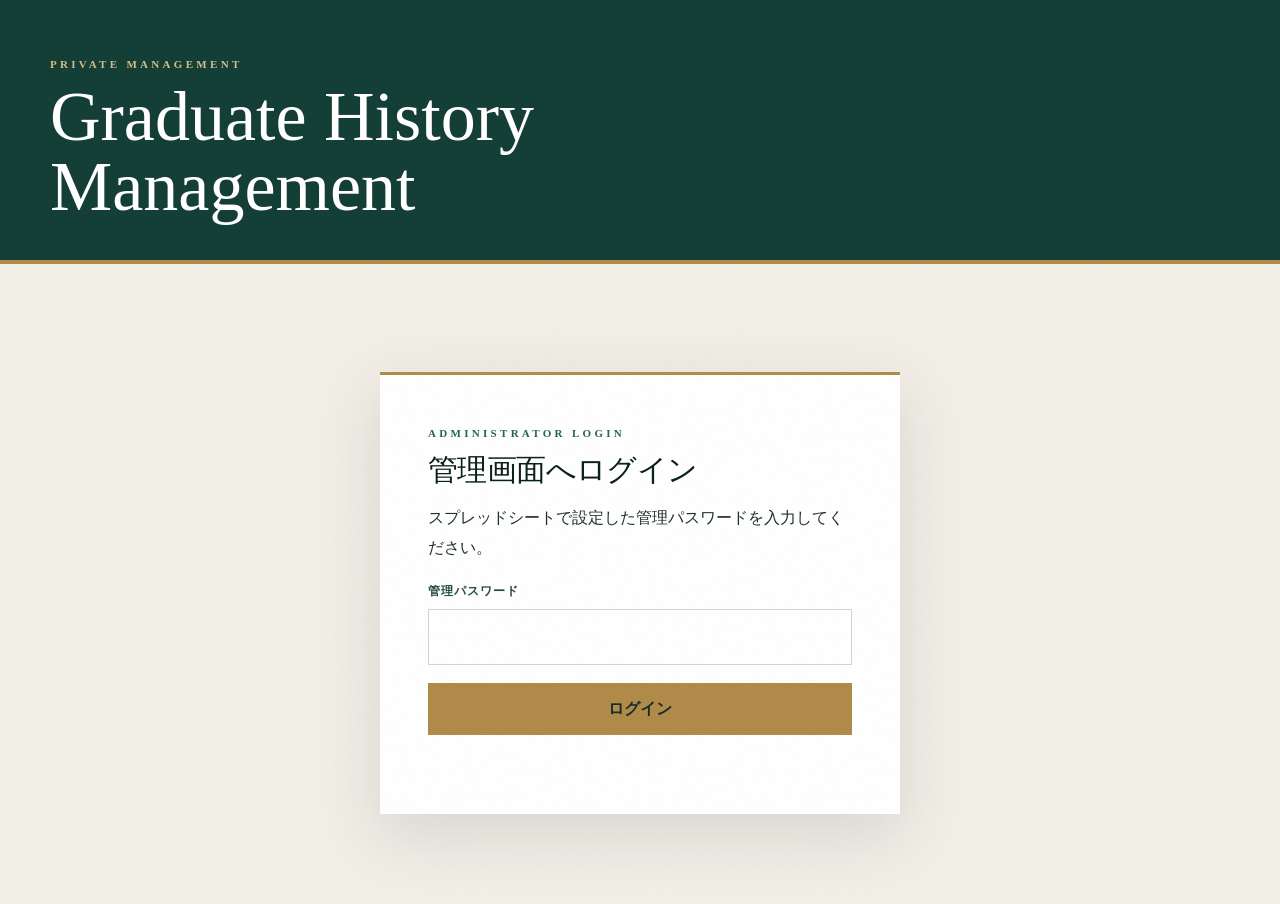
<file: admin.html>
<!doctype html><html lang="ja"><head><meta charset="utf-8"><meta name="viewport" content="width=device-width,initial-scale=1"><meta name="robots" content="noindex,nofollow"><title>Graduate History 管理</title><link rel="stylesheet" href="styles.css?v=20260729-registration-sections3"></head><body class="admin-page">
<header class="admin-header"><div class="wrap"><p class="eyebrow">Private Management</p><h1>Graduate History<br>Management</h1></div></header>
<main class="admin-main">
<section id="adminLogin" class="admin-login"><div class="admin-login-card"><p class="eyebrow">Administrator Login</p><h2>管理画面へログイン</h2><p>スプレッドシートで設定した管理パスワードを入力してください。</p><form id="adminLoginForm"><label for="adminPassword">管理パスワード</label><input id="adminPassword" type="password" autocomplete="current-password" required><button class="admin-button gold" type="submit" style="margin-top:18px;width:100%">ログイン</button><p id="adminLoginMessage" class="admin-message" role="status"></p></form></div></section>
<section id="adminShell" class="admin-shell" hidden>
<div class="admin-topbar"><div><p class="eyebrow">Administration</p><h2 style="margin:4px 0 0">管理メニュー</h2></div><div><span class="admin-user-state">管理者としてログイン中</span> <button id="adminLogout" class="admin-button secondary" type="button">ログアウト</button></div></div>
<nav class="admin-tabs" aria-label="管理項目"><button class="admin-tab active" data-admin-tab="submissions" type="button"><span>申請管理</span><span id="submissionNotificationBadge" class="admin-notification-badge admin-notification-badge-submission" aria-label="確認待ちの申請件数" hidden>0</span></button><button class="admin-tab" data-admin-tab="feedback" type="button"><span>お問い合わせ管理</span><span class="admin-notification-group" aria-label="お問い合わせ件数"><span id="feedbackUnconfirmedBadge" class="admin-notification-badge admin-notification-badge-unconfirmed" aria-label="未確認のお問い合わせ件数" title="未確認" hidden><span class="admin-notification-mark" aria-hidden="true">未</span><span data-badge-count>0</span></span><span id="feedbackInProgressBadge" class="admin-notification-badge admin-notification-badge-progress" aria-label="対応中のお問い合わせ件数" title="対応中" hidden><span class="admin-notification-mark" aria-hidden="true">中</span><span data-badge-count>0</span></span></span></button><button class="admin-tab" data-admin-tab="content" type="button"><span>登録内容管理</span></button><button class="admin-tab" data-admin-tab="featured" type="button"><span>管理人おすすめ編集</span></button><button id="adminPageRefresh" class="admin-button secondary admin-page-refresh" type="button" aria-label="管理画面を更新">更新</button></nav>
<section id="adminPanelSubmissions" class="admin-panel">
<div class="admin-toolbar"><input id="submissionQuery" type="search" placeholder="活動名・申請IDで検索"><select id="submissionType"><option value="">すべての申請</option><option value="add">追記</option><option value="fix">修正</option><option value="new">新規登録</option><option value="video">動画</option><option value="fanartGeneral">通常FA</option><option value="fanartAdult">成人向けFA</option></select><select id="submissionStatus"><option value="確認待ち">確認待ち</option><option value="">すべての状態</option><option value="許可（掲載）">許可（掲載）</option><option value="非許可（掲載不可）">非許可（掲載不可）</option></select><button id="submissionSearch" class="admin-button" type="button">検索</button><button id="repairPublished" class="admin-button secondary" type="button">許可済みを再反映</button></div>
<div class="admin-bulk-toolbar" aria-label="申請の一括操作">
  <div class="admin-bulk-selection">
    <button id="submissionSelectAll" class="admin-button secondary" type="button">一括チェック</button>
    <button id="submissionClearAll" class="admin-button secondary" type="button">一括チェック解除</button>
    <span id="submissionSelectedCount" class="admin-bulk-count" aria-live="polite">0件選択</span>
  </div>
  <div class="admin-bulk-actions">
    <button id="submissionBulkApprove" class="admin-button gold" type="button" disabled>選択した申請を一括承認</button>
    <button id="submissionBulkDelete" class="admin-button danger" type="button" disabled>選択した申請を一括削除</button>
  </div>
</div>
<div id="submissionList" class="admin-list"></div><button id="submissionMore" class="admin-button secondary admin-load-more" type="button" hidden>さらに表示</button></section>
<section id="adminPanelFeedback" class="admin-panel" hidden><div class="admin-toolbar"><input id="feedbackAdminQuery" type="search" placeholder="内容・VTuber名で検索"><select id="feedbackAdminStatus"><option value="未確認">未確認</option><option value="">すべての状態</option><option value="対応中">対応中</option><option value="対応済み">対応済み</option><option value="対応不要">対応不要</option></select><span></span><button id="feedbackAdminSearch" class="admin-button" type="button">検索</button></div><div id="feedbackAdminList" class="admin-list"></div><button id="feedbackAdminMore" class="admin-button secondary admin-load-more" type="button" hidden>さらに表示</button></section>
<section id="adminPanelContent" class="admin-panel" hidden><div class="admin-toolbar content-toolbar"><select id="contentType"><option value="profiles">VTuberプロフィール</option><option value="videos">動画</option><option value="fanartGeneral">通常FA</option><option value="fanartAdult">成人向けFA</option><option value="letters">思い出メッセージ</option></select><input id="contentQuery" type="search" placeholder="名前・タイトルなどで検索"><button id="contentSearch" class="admin-button" type="button">検索</button></div><div id="contentList" class="admin-list"></div><button id="contentMore" class="admin-button secondary admin-load-more" type="button" hidden>さらに表示</button></section>
<section id="adminPanelFeatured" class="admin-panel" hidden>
  <div class="admin-featured-heading">
    <p class="eyebrow">Administrator's Pick</p>
    <h2>管理人おすすめ編集</h2>
    <p>公開トップのおすすめ表示スペースに、5秒ごとにランダム表示されます。</p>
  </div>
  <form id="featuredAdminForm" class="admin-featured-form">
    <label>表示名
      <select id="featuredAdminCategory" required>
        <option value="管理人おすすめ歌みた">管理人おすすめ歌みた</option>
        <option value="管理人おすすめ歌枠">管理人おすすめ歌枠</option>
        <option value="管理人おすすめオリジナルソング">管理人おすすめオリジナルソング</option>
      </select>
    </label>
    <label>YouTube動画リンク
      <input id="featuredAdminVideoUrl" type="url" inputmode="url" placeholder="https://www.youtube.com/watch?v=..." required>
    </label>
    <button class="admin-button gold" type="submit">管理人おすすめに登録</button>
    <p id="featuredAdminMessage" class="admin-message" role="status"></p>
  </form>
  <div id="featuredAdminList" class="admin-list admin-featured-list"></div>
</section>
</section></main>
<div id="adminEditDialog" class="admin-edit-dialog" role="dialog" aria-modal="true" aria-labelledby="adminEditTitle" hidden><button class="admin-edit-backdrop" data-admin-edit-close type="button" aria-label="閉じる"></button><form id="adminEditForm" class="admin-edit-panel"><button class="admin-edit-close" data-admin-edit-close type="button" aria-label="閉じる">×</button><p class="eyebrow">Edit Content</p><h2 id="adminEditTitle">登録内容を編集</h2><div id="adminEditFields" class="admin-edit-fields"></div><p id="adminEditMessage" class="admin-message" role="status"></p><div class="admin-edit-footer"><button class="admin-button secondary" data-admin-edit-close type="button">キャンセル</button><button id="adminEditSave" class="admin-button gold" type="submit">保存する</button></div></form></div>
<script src="config.js"></script><script src="admin.js?v=20260729-registration-sections3"></script></body></html>
</file>
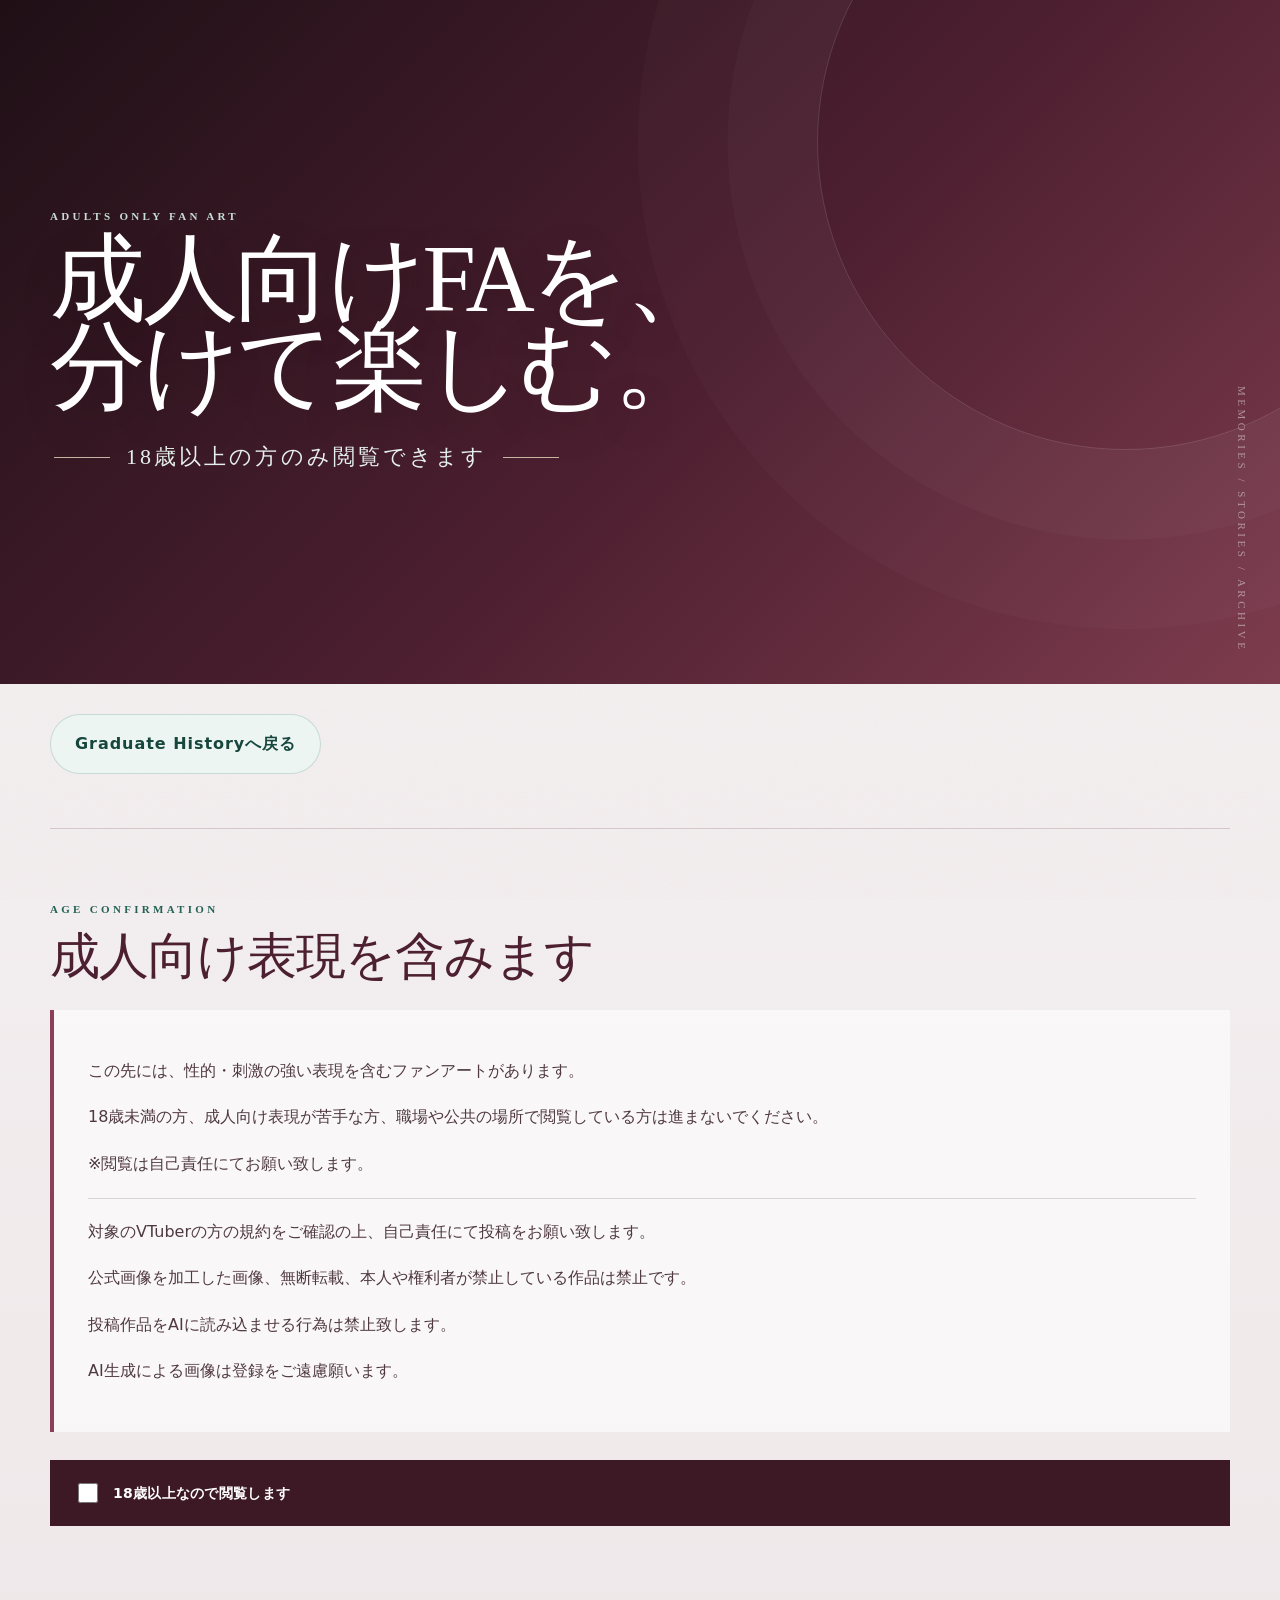
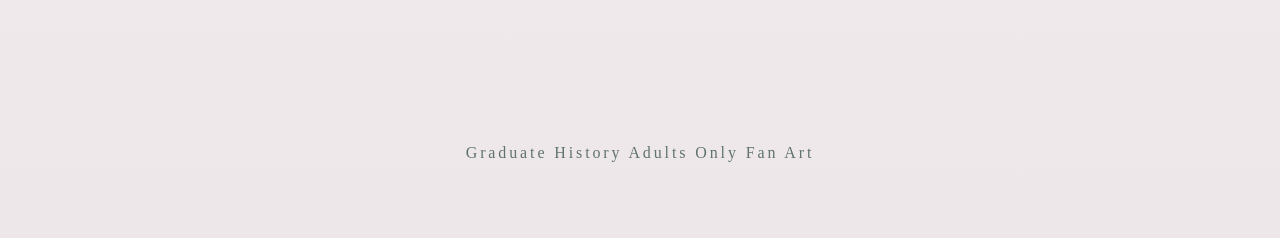
<file: adult-fanart.html>
<!doctype html>
<html lang="ja">
<head>
  <meta charset="utf-8">
  <meta name="viewport" content="width=device-width,initial-scale=1">
  <title>成人向けFA | Graduate History</title>
  <meta name="description" content="18歳以上を対象としたGraduate Historyの成人向けファンアートページ">
  <link rel="stylesheet" href="styles.css?v=20260729-layoutrestore1">
</head>
<body class="fanart-page adult-fanart-page" data-fanart-category="adult">
<header class="hero adult-fanart-hero">
  <div class="wrap">
    <p class="eyebrow">Adults Only Fan Art</p>
    <h1>成人向けFAを、<br>分けて楽しむ。</h1>
    <p class="subtitle">18歳以上の方のみ閲覧できます</p>
  </div>
</header>
<main class="wrap fanart-main">
  <nav class="register-back" aria-label="トップページへ戻る"><a class="button ghost" href="index.html">Graduate Historyへ戻る</a></nav>

  <section id="adultGate" class="adult-gate">
    <p class="eyebrow">Age Confirmation</p>
    <h2>成人向け表現を含みます</h2>
    <div class="adult-warning">
      <p>この先には、性的・刺激の強い表現を含むファンアートがあります。</p>
      <p>18歳未満の方、成人向け表現が苦手な方、職場や公共の場所で閲覧している方は進まないでください。</p>
      <p>※閲覧は自己責任にてお願い致します。</p>
      <div class="adult-warning-divider" aria-hidden="true"></div>
      <p>対象のVTuberの方の規約をご確認の上、自己責任にて投稿をお願い致します。</p>
      <p>公式画像を加工した画像、無断転載、本人や権利者が禁止している作品は禁止です。</p>
      <p>投稿作品をAIに読み込ませる行為は禁止致します。</p>
      <p>AI生成による画像は登録をご遠慮願います。</p>
    </div>
    <label class="adult-confirm"><input id="adultConfirm" type="checkbox"> 18歳以上なので閲覧します</label>
  </section>

  <div id="adultContent" class="adult-content hidden">
    <section class="fanart-gallery-section">
      <div class="fanart-section-heading">
        <p class="eyebrow">Adults Only Random Art</p>
        <h2>成人向けFA</h2>
        <p>承認された成人向け作品の中から、ランダムで最大10枚を展示します。画像を押すと拡大できます。</p>
      </div>
      <div id="fanArtViewer" class="fanart-viewer adult-fanart-viewer" aria-live="polite">
        <div class="fanart-empty"><p>作品を読み込んでいます。</p></div>
      </div>
      <div class="actions fanart-view-actions">
        <button id="nextFanArtButton" class="button primary" type="button">別の10作品を表示</button>
      </div>
      <p class="fanart-protection-copy">掲載画像の無断保存・無断転載・無断使用・AI学習への利用は禁止です。</p>
    </section>

    <div class="actions fanart-registration-toggle-wrap">
      <button id="fanArtFormToggle" class="button primary fanart-registration-toggle" type="button" aria-controls="adultFanArtRegistration" aria-expanded="false">成人向けFA画像を登録する</button>
    </div>

    <section id="adultFanArtRegistration" class="fanart-submit-section hidden" hidden>
      <div class="fanart-section-heading">
        <p class="eyebrow">Adults Only Contribution</p>
        <h2>成人向けFAを登録する</h2>
        <p>送信された作品は、通常FAとは別に管理者が確認します。</p>
      </div>
      <div class="notice fanart-rules adult-submit-warning">
        <p class="notice-title">成人向けFAの投稿ルール</p>
        <p>成人として明確に設定され、成人に見えるキャラクターの作品のみ登録できます。未成年・年齢不明・幼く見えるキャラクター、実在人物の性的画像、無断転載、掲載許可のない作品は禁止です。</p>
      </div>
      <form id="fanArtForm" class="fanart-form">
        <div class="form-grid fanart-form-grid">
          <label>VTuberの活動名<input name="activityName" type="text" required maxlength="100"></label>
          <label>作品タイトル<input name="title" type="text" maxlength="120"></label>
          <fieldset class="fanart-author-choice wide">
            <legend>作者名の表示</legend>
            <label><input type="radio" name="authorMode" value="anonymous" checked> 匿名で表示</label>
            <label><input type="radio" name="authorMode" value="named"> 記入した名前で表示</label>
          </fieldset>
          <label id="authorNameField" class="wide fanart-conditional-field hidden">表示する作者名<input name="authorName" type="text" maxlength="80" placeholder="作者名・ハンドルネーム"></label>
          <label class="wide">成人向けFA画像<input id="fanArtFile" name="fanArtFile" type="file" accept="image/jpeg,image/png,image/webp" required><span class="field-help">JPEG・PNG・WebP、選択時5MBまで。送信前に長辺2000px以下・約2MB以下へ自動圧縮します</span></label>
          <div id="fanArtPreview" class="fanart-upload-preview wide hidden"></div>
          <label class="wide">作品について・補足<textarea name="note" rows="4" maxlength="500"></textarea></label>
        </div>
        <label class="rules fanart-submit-rules"><input id="fanArtRulesAccepted" type="checkbox" required> 成人向け投稿ルールを確認し、公開可能な作品のみを送信します。</label>
        <button id="fanArtSubmitButton" class="button primary submit" type="submit" disabled aria-disabled="true">成人向けFAを送信する</button>
        <p id="fanArtFormMessage" class="form-message" aria-live="polite"></p>
      </form>
    </section>
  </div>
</main>
<footer><div class="wrap">Graduate History Adults Only Fan Art</div></footer>
<script src="config.js"></script>
<script src="fanart.js?v=20260721-opt1"></script>
</body>
</html>
</file>
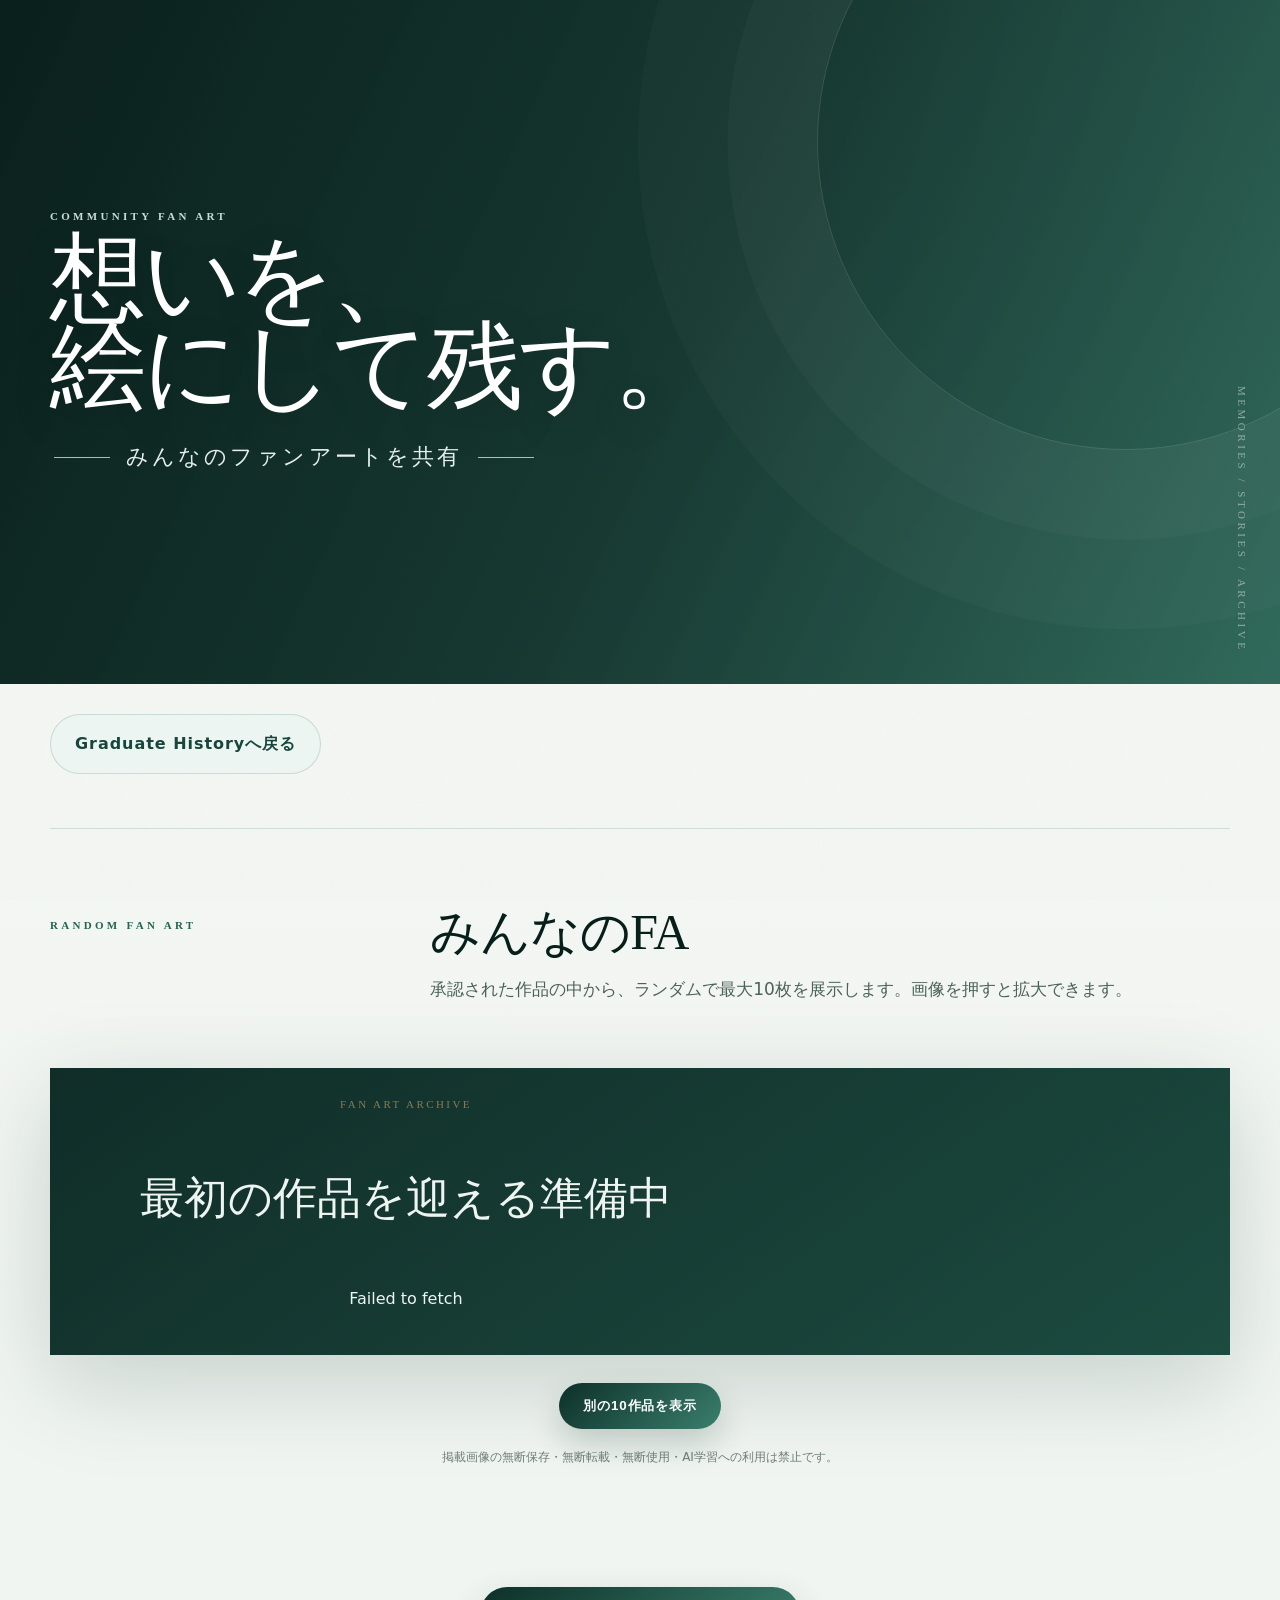
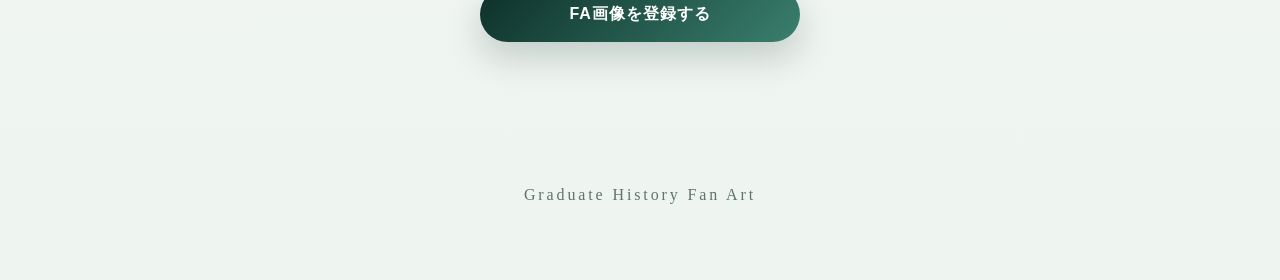
<file: fanart.html>
<!doctype html>
<html lang="ja">
<head>
  <meta charset="utf-8">
  <meta name="viewport" content="width=device-width,initial-scale=1">
  <title>FA画像 | Graduate History</title>
  <meta name="description" content="Graduate Historyのファンアート閲覧・登録ページ">
  <link rel="stylesheet" href="styles.css?v=20260729-layoutrestore1">
</head>
<body class="fanart-page" data-fanart-category="general">
<header class="hero">
  <div class="wrap">
    <p class="eyebrow">Community Fan Art</p>
    <h1>想いを、<br>絵にして残す。</h1>
    <p class="subtitle">みんなのファンアートを共有</p>
  </div>
</header>
<main class="wrap fanart-main">
  <nav class="register-back" aria-label="トップページへ戻る"><a class="button ghost" href="index.html">Graduate Historyへ戻る</a></nav>

  <section class="fanart-gallery-section">
    <div class="fanart-section-heading">
      <p class="eyebrow">Random Fan Art</p>
      <h2>みんなのFA</h2>
      <p>承認された作品の中から、ランダムで最大10枚を展示します。画像を押すと拡大できます。</p>
    </div>
    <div id="fanArtViewer" class="fanart-viewer" aria-live="polite">
      <div class="fanart-empty"><p>作品を読み込んでいます。</p></div>
    </div>
    <div class="actions fanart-view-actions">
      <button id="nextFanArtButton" class="button primary" type="button">別の10作品を表示</button>
    </div>
    <p class="fanart-protection-copy">掲載画像の無断保存・無断転載・無断使用・AI学習への利用は禁止です。</p>
  </section>

  <div class="actions fanart-registration-toggle-wrap">
    <button id="fanArtFormToggle" class="button primary fanart-registration-toggle" type="button" aria-controls="fanArtRegistration" aria-expanded="false">FA画像を登録する</button>
  </div>

  <section id="fanArtRegistration" class="fanart-submit-section hidden" hidden>
    <div class="fanart-section-heading">
      <p class="eyebrow">Fan Art Contribution</p>
      <h2>FA画像を登録する</h2>
      <p>送信された作品は、管理者の確認後に公開されます。</p>
    </div>
    <div class="notice fanart-rules">
      <p class="notice-title">投稿ルール</p>
      <p>対象のVTuberの方の規約をご確認の上、自己責任にて投稿をお願い致します。</p>
      <p>公式画像を加工した画像、無断転載、本人や権利者が禁止している作品は禁止です。</p>
      <p>投稿作品をAIに読み込ませる行為は禁止致します。</p>
      <p>AI生成による画像は登録をご遠慮願います。</p>
      <p>生成元や作者を偽る投稿、非公開情報を含む作品は禁止致します。</p>
    </div>
    <form id="fanArtForm" class="fanart-form">
      <div class="form-grid fanart-form-grid">
        <label>VTuberの活動名<input name="activityName" type="text" required maxlength="100"></label>
        <label>作品タイトル<input name="title" type="text" maxlength="120"></label>
        <fieldset class="fanart-author-choice wide">
          <legend>作者名の表示</legend>
          <label><input type="radio" name="authorMode" value="anonymous" checked> 匿名で表示</label>
          <label><input type="radio" name="authorMode" value="named"> 記入した名前で表示</label>
        </fieldset>
        <label id="authorNameField" class="wide fanart-conditional-field hidden">表示する作者名<input name="authorName" type="text" maxlength="80" placeholder="作者名・ハンドルネーム"></label>
        <label class="wide">FA画像<input id="fanArtFile" name="fanArtFile" type="file" accept="image/jpeg,image/png,image/webp" required><span class="field-help">JPEG・PNG・WebP、選択時5MBまで。送信前に長辺2000px以下・約2MB以下へ自動圧縮します</span></label>
        <div id="fanArtPreview" class="fanart-upload-preview wide hidden"></div>
        <label class="wide">作品について・補足<textarea name="note" rows="4" maxlength="500"></textarea></label>
      </div>
      <label class="rules fanart-submit-rules"><input id="fanArtRulesAccepted" type="checkbox" required> 投稿ルールを確認し、公開可能な作品のみを送信します。</label>
      <button id="fanArtSubmitButton" class="button primary submit" type="submit" disabled aria-disabled="true">FA画像を送信する</button>
      <p id="fanArtFormMessage" class="form-message" aria-live="polite"></p>
    </form>
  </section>
</main>
<footer><div class="wrap">Graduate History Fan Art</div></footer>
<script src="config.js"></script>
<script src="fanart.js?v=20260721-opt1"></script>
</body>
</html>
</file>
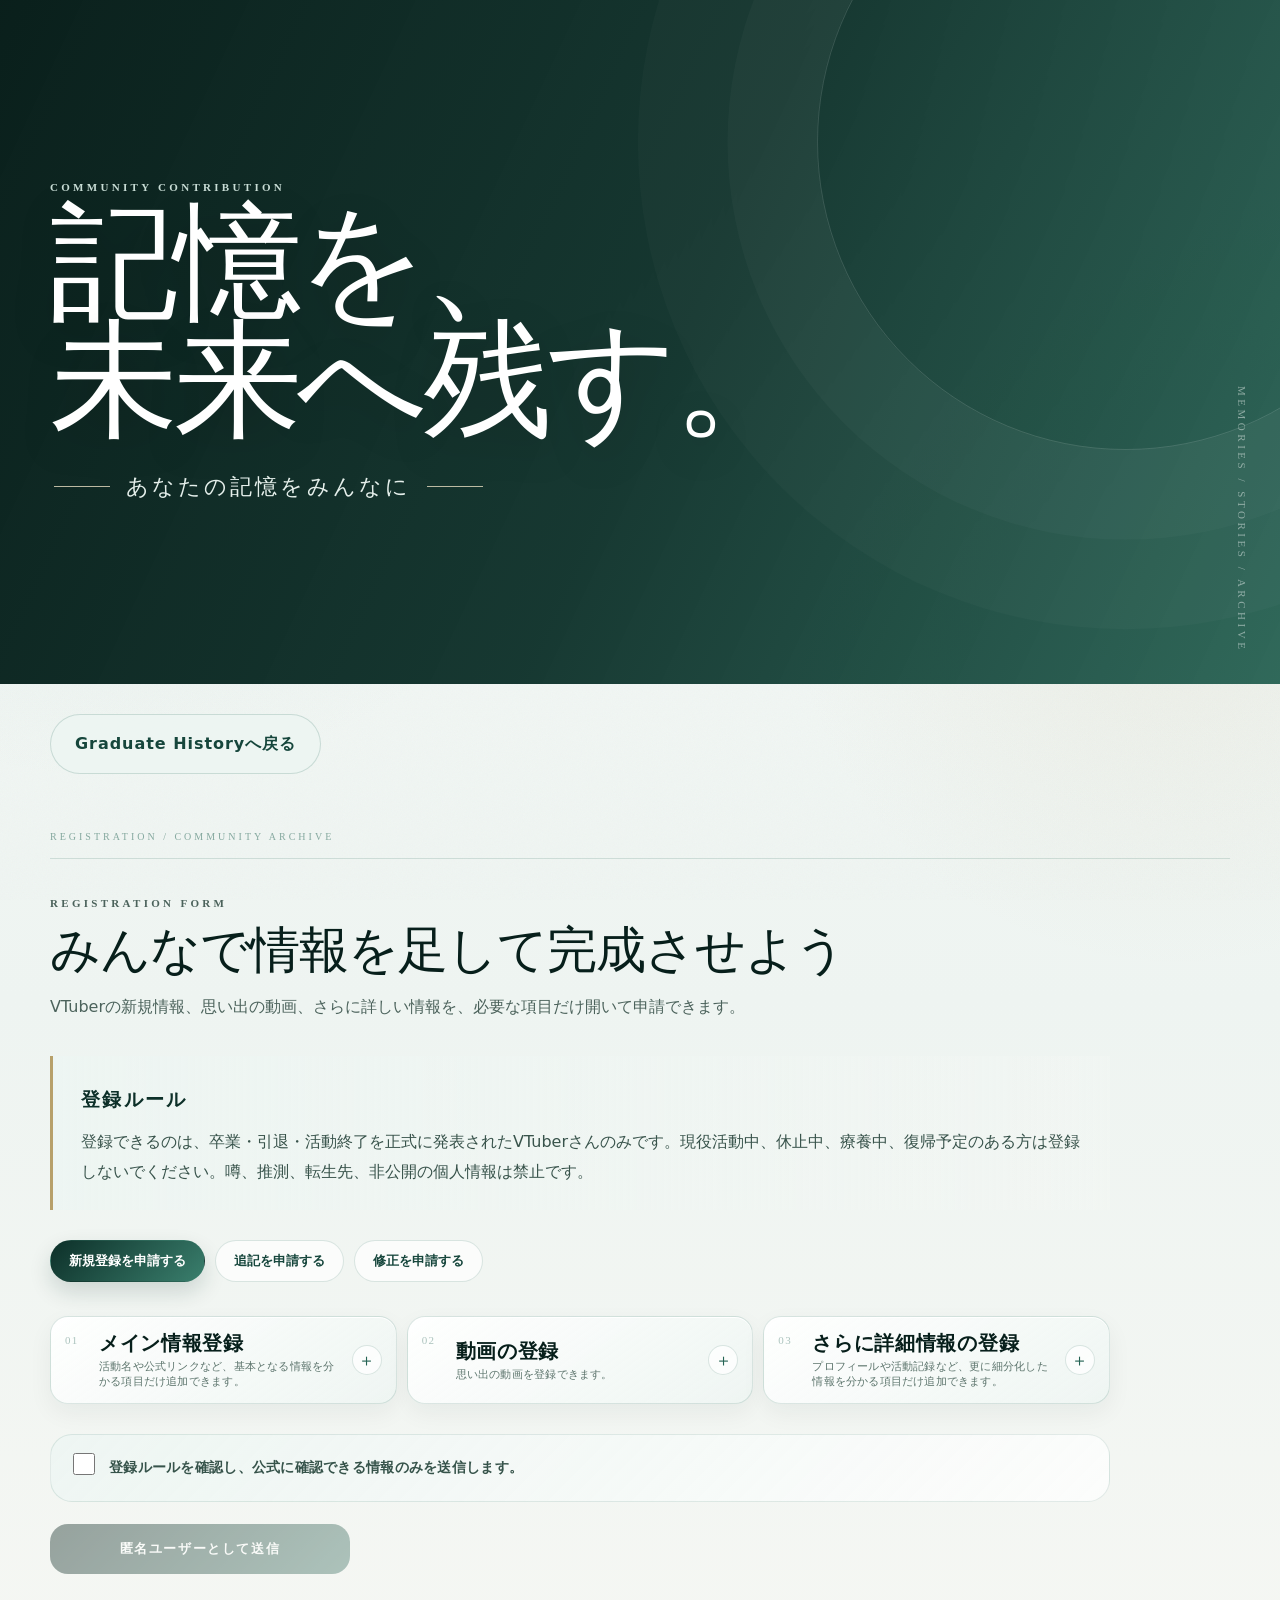
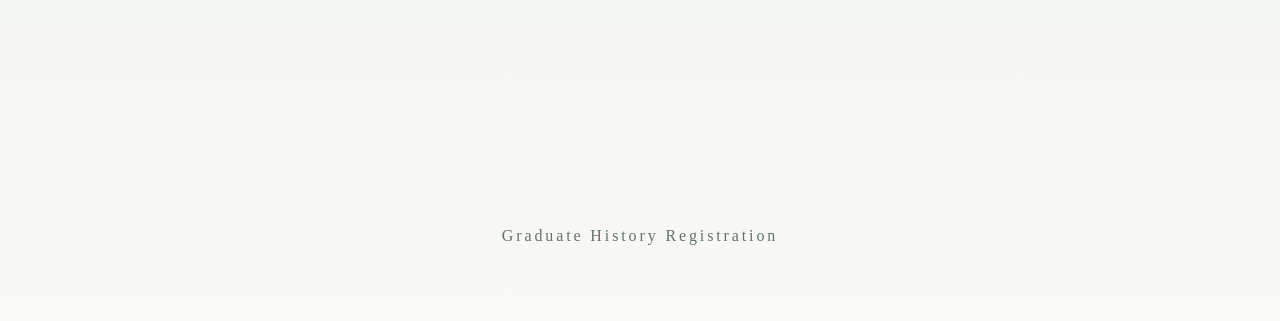
<file: register.html>
<!DOCTYPE html>

<html lang="ja">
<head>
<meta charset="utf-8"/>
<meta content="width=device-width,initial-scale=1" name="viewport"/>
<title>
   情報登録 | Graduate History
  </title>
<meta content="Graduate Historyへの新規登録・追記・修正・動画追加フォーム" name="description"/>
<link href="styles.css?v=20260729-registration-compact1" rel="stylesheet"/>
</head>
<body class="register-page">
<header class="hero">
<div class="wrap">
<p class="eyebrow">
     Community Contribution
    </p>
<h1>
     記憶を、
     <br/>
     未来へ残す。
    </h1>
<p class="subtitle">
     あなたの記憶をみんなに
    </p>
</div>
</header>
<main class="wrap">
<nav aria-label="トップページへ戻る" class="register-back">
<a class="button ghost" href="index.html">
     Graduate Historyへ戻る
    </a>
</nav>
<section class="registration-content">
<p class="eyebrow">
     Registration Form
    </p>
<h2>
     みんなで情報を足して完成させよう
    </h2>
<p>VTuberの新規情報、思い出の動画、さらに詳しい情報を、必要な項目だけ開いて申請できます。</p>
<div class="notice registration-rules">
<p class="notice-title">
      登録ルール
     </p>
<p>
      登録できるのは、卒業・引退・活動終了を正式に発表されたVTuberさんのみです。現役活動中、休止中、療養中、復帰予定のある方は登録しないでください。噂、推測、転生先、非公開の個人情報は禁止です。
     </p>
</div>
<div class="tabs">
<button class="tab active" data-form="new" type="button">
      新規登録を申請する
     </button>
<button class="tab" data-form="add" type="button">
      追記を申請する
     </button>
<button class="tab" data-form="fix" type="button">
      修正を申請する
     </button>

</div>
<form class="registration-form-panel" data-registration-panel="profile" id="registrationForm">
<input id="formType" name="submissionType" type="hidden" value="new"/>
<div aria-label="登録内容を選択" class="registration-section-menu"><button aria-controls="mainInfoSection" aria-expanded="false" class="registration-section-toggle" data-registration-toggle="mainInfoSection" type="button"><span aria-hidden="true" class="registration-section-number">01</span><span class="registration-section-copy"><strong>メイン情報登録</strong><small>活動名や公式リンクなど、基本となる情報を分かる項目だけ追加できます。</small></span><span aria-hidden="true" class="registration-section-icon">＋</span></button><button aria-controls="videoInfoSection" aria-expanded="false" class="registration-section-toggle" data-registration-toggle="videoInfoSection" type="button"><span aria-hidden="true" class="registration-section-number">02</span><span class="registration-section-copy"><strong>動画の登録</strong><small>思い出の動画を登録できます。</small></span><span aria-hidden="true" class="registration-section-icon">＋</span></button><button aria-controls="detailInfoSection" aria-expanded="false" class="registration-section-toggle" data-registration-toggle="detailInfoSection" type="button"><span aria-hidden="true" class="registration-section-number">03</span><span class="registration-section-copy"><strong>さらに詳細情報の登録</strong><small>プロフィールや活動記録など、更に細分化した情報を分かる項目だけ追加できます。</small></span><span aria-hidden="true" class="registration-section-icon">＋</span></button></div><section class="registration-collapsible" hidden="" id="mainInfoSection"><div class="form-grid main-form-grid">
<label>
       活動名（必須）
       <input aria-required="false" name="activityName" type="text"/>
</label>
<label>
       読み方
       <input name="reading" type="text"/>
</label>
<label>
       愛称
       <input name="nickname" type="text"/>
</label>
<label>
       ファンネーム
       <input name="fanName" type="text"/>
</label>
<label>
       ファンマーク
       <input name="fanMark" type="text"/>
</label>
<label>
       X（旧Twitter）アカウント
       <input name="xUrl" type="url"/>
</label>
<label>
       YouTubeアカウント
       <input name="youtubeUrl" type="url"/>
</label>
<label>
       配信サイト（YouTube以外）
       <input name="streamUrl" type="url"/>
</label>
<label>
       ママ（イラストレーター様）
       <input name="mama" type="text"/>
</label>
<label>
       パパ（2D・3Dモデラー様）
       <input name="papa" type="text"/>
</label>
<label>
       所属企業名または個人
       <input name="affiliation" type="text"/>
</label>
<label>
       モデルモチーフ
       <input name="modelMotif" type="text"/>
</label>
<label>
       配信スタイル
       <input name="streamStyle" type="text"/>
</label>
<label>
       公式サイトリンク
       <input name="officialSite" type="url"/>
</label>
<label>
       FANBOXリンク
       <input name="fanboxUrl" type="url"/>
</label>
<label>
       BOOTHリンク
       <input name="boothUrl" type="url"/>
</label>
<label>
       マシュマロリンク
       <input name="marshmallowUrl" type="url"/>
</label>
<label>
       その他公式リンク
       <textarea name="otherOfficialLinks" rows="3"></textarea>
</label>
</div></section><section class="registration-collapsible registration-video-collapsible" hidden="" id="videoInfoSection"><div class="notice integrated-video-rules"><p class="notice-title">動画登録ルール</p><p>対象VTuber本人や権利者が公開している動画、または掲載が認められている動画のみ申請してください。VTuber名やプロフィールの選択は不要です。</p></div><div class="form-grid video-form-grid integrated-video-fields"><label>動画の種類<select id="videoCategory" name="videoCategory"><option value="">選択してください</option><option>雑談</option><option>歌枠</option><option>歌ってみた</option><option>オリジナルソング</option><option>ゲーム実況</option><option>お絵描き</option><option>ASMR</option><option>料理</option><option>開封</option><option>旅行・旅</option><option>作業</option><option>企画</option><option>耐久</option><option>コラボ</option><option>案件</option><option>ニュース</option><option>読書・朗読</option><option>その他</option></select></label><label>動画リンク<input id="videoUrl" inputmode="url" name="videoUrl" placeholder="https://..." type="url"/></label><label class="wide">動画タイトル（任意）<input id="videoTitle" maxlength="150" name="videoTitle" placeholder="動画ページに表示されているタイトル" type="text"/></label><label class="wide">動画について・補足（任意）<textarea id="videoNote" maxlength="500" name="videoNote" placeholder="おすすめの場面や、この動画を残したい理由など" rows="4"></textarea></label></div></section><section class="registration-collapsible registration-detail-collapsible" hidden="" id="detailInfoSection"><details class="form-section">
<summary>
       基本情報
      </summary>
<div class="form-grid">
<label>
        誕生日
        <input name="birthday" type="text"/>
</label>
<label>
        年齢
        <input name="age" type="text"/>
</label>
<label>
        身長
        <input name="height" type="text"/>
</label>
<label>
        性別
        <input name="gender" type="text"/>
</label>
<label>
        種族
        <input name="species" type="text"/>
</label>
<label>
        出身地
        <input name="birthplace" type="text"/>
</label>
<label>
        職業
        <input name="occupation" type="text"/>
</label>
<label>
        デビュー日
        <input name="debutDate" type="date"/>
</label>
<label>
        初配信日
        <input name="firstStreamDate" type="date"/>
</label>
<label>
        卒業・引退日
        <input name="graduationDate" type="date"/>
</label>
</div>
</details><details class="form-section">
<summary>
       キャラクター設定
      </summary>
<div class="form-grid">
<label>
        役職
        <input name="role" type="text"/>
</label>
<label>
        能力
        <input name="ability" type="text"/>
</label>
<label>
        魔法
        <input name="magic" type="text"/>
</label>
<label>
        武器
        <input name="weapon" type="text"/>
</label>
<label>
        属性
        <input name="attribute" type="text"/>
</label>
<label>
        所属組織
        <input name="organization" type="text"/>
</label>
<label>
        故郷
        <input name="hometown" type="text"/>
</label>
<label>
        現在地
        <input name="currentLocation" type="text"/>
</label>
<label>
        家族構成
        <textarea name="family" rows="3"></textarea>
</label>
<label>
        相棒
        <input name="partner" type="text"/>
</label>
<label>
        ペット
        <input name="pet" type="text"/>
</label>
<label>
        ライバル
        <input name="rival" type="text"/>
</label>
<label>
        過去
        <textarea name="past" rows="3"></textarea>
</label>
<label>
        VTuberになった理由
        <textarea name="reasonVtuber" rows="3"></textarea>
</label>
<label>
        人間界に来た理由
        <textarea name="reasonHumanWorld" rows="3"></textarea>
</label>
</div>
</details><details class="form-section">
<summary>
       活動情報
      </summary>
<div class="form-grid">
<label>
        活動開始日
        <input name="activityStartDate" type="date"/>
</label>
<label>
        チャンネル開設日
        <input name="channelCreatedDate" type="date"/>
</label>
<label>
        活動終了日
        <input name="activityEndDate" type="date"/>
</label>
<label>
        活動歴
        <textarea name="activityHistory" rows="3"></textarea>
</label>
<label>
        活動目標
        <textarea name="activityGoal" rows="3"></textarea>
</label>
<label>
        キャッチコピー
        <input name="catchphrase" type="text"/>
</label>
<label>
        配信時間帯
        <input name="streamTime" type="text"/>
</label>
<label>
        配信頻度
        <input name="streamFrequency" type="text"/>
</label>
<label>
        使用言語
        <input name="languages" type="text"/>
</label>
<label>
        得意なゲームジャンル
        <textarea name="gameGenres" rows="3"></textarea>
</label>
<label>
        歌えるジャンル
        <textarea name="singingGenres" rows="3"></textarea>
</label>
<label>
        コラボ実績
        <textarea name="collabHistory" rows="3"></textarea>
</label>
<label>
        お仕事・案件実績
        <textarea name="workHistory" rows="3"></textarea>
</label>
</div>
</details><details class="form-section">
<summary>
       挨拶・リスナー文化
      </summary>
<div class="form-grid">
<label>
        初見さんへの挨拶
        <input name="firstViewerGreeting" type="text"/>
</label>
<label>
        配信開始時の挨拶
        <input name="openingGreeting" type="text"/>
</label>
<label>
        終了時の挨拶
        <input name="endingGreeting" type="text"/>
</label>
<label>
        リスナーへの呼び方
        <input name="listenerCall" type="text"/>
</label>
<label>
        口癖
        <textarea name="catchphraseHabit" rows="3"></textarea>
</label>
<label>
        一人称
        <input name="firstPerson" type="text"/>
</label>
</div>
</details><details class="form-section">
<summary>
       タグ
      </summary>
<div class="form-grid">
<label>
        総合タグ
        <input name="generalTag" type="text"/>
</label>
<label>
        配信タグ
        <input name="streamTag" type="text"/>
</label>
<label>
        ファンアートタグ
        <input name="fanArtTag" type="text"/>
</label>
<label>
        センシティブタグ
        <input name="sensitiveTag" type="text"/>
</label>
<label>
        切り抜きタグ
        <input name="clipTag" type="text"/>
</label>
<label>
        スケジュールタグ
        <input name="scheduleTag" type="text"/>
</label>
<label>
        歌枠タグ
        <input name="singingTag" type="text"/>
</label>
<label>
        ゲームタグ
        <input name="gameTag" type="text"/>
</label>
<label>
        ボイス感想タグ
        <input name="voiceTag" type="text"/>
</label>
<label>
        グッズ感想タグ
        <input name="goodsTag" type="text"/>
</label>
<label>
        飯テロタグ
        <input name="foodTag" type="text"/>
</label>
<label>
        日常タグ
        <input name="dailyTag" type="text"/>
</label>
</div>
</details><details class="form-section">
<summary>
       外見・デザイン
      </summary>
<div class="form-grid">
<label>
        髪色
        <input name="hairColor" type="text"/>
</label>
<label>
        瞳の色
        <input name="eyeColor" type="text"/>
</label>
<label>
        衣装
        <textarea name="costume" rows="3"></textarea>
</label>
<label>
        イメージカラー
        <input name="imageColor" type="text"/>
</label>
<label>
        シンボル
        <input name="symbol" type="text"/>
</label>
<label>
        アクセサリー
        <textarea name="accessory" rows="3"></textarea>
</label>
<label>
        チャームポイント
        <textarea name="charmPoint" rows="3"></textarea>
</label>
<label>
        表情の特徴
        <textarea name="expressionFeatures" rows="3"></textarea>
</label>
<label>
        体重
        <input name="weight" type="text"/>
</label>
<label>
        靴のサイズ
        <input name="shoeSize" type="text"/>
</label>
<label>
        利き手
        <input name="dominantHand" type="text"/>
</label>
<label>
        血液型
        <input name="bloodType" type="text"/>
</label>
</div>
</details><details class="form-section">
<summary>
       性格・特徴
      </summary>
<div class="form-grid">
<label>
        性格
        <textarea name="personality" rows="3"></textarea>
</label>
<label>
        声の特徴
        <textarea name="voiceFeatures" rows="3"></textarea>
</label>
<label>
        長所
        <textarea name="strengths" rows="3"></textarea>
</label>
<label>
        短所・弱点
        <textarea name="weaknesses" rows="3"></textarea>
</label>
<label>
        特技
        <textarea name="specialSkill" rows="3"></textarea>
</label>
<label>
        苦手なこと
        <textarea name="badAt" rows="3"></textarea>
</label>
<label>
        怒るポイント
        <textarea name="angerPoint" rows="3"></textarea>
</label>
<label>
        喜ぶこと
        <textarea name="happyThings" rows="3"></textarea>
</label>
<label>
        落ち込むこと
        <textarea name="sadThings" rows="3"></textarea>
</label>
<label>
        テンションが上がる瞬間
        <textarea name="excitedMoment" rows="3"></textarea>
</label>
<label>
        人見知り度
        <input name="shyness" type="text"/>
</label>
<label>
        寂しがり度
        <input name="loneliness" type="text"/>
</label>
<label>
        負けず嫌い度
        <input name="competitive" type="text"/>
</label>
<label>
        マイペース度
        <input name="ownPace" type="text"/>
</label>
<label>
        天然度
        <input name="naturalLevel" type="text"/>
</label>
<label>
        朝型・夜型
        <input name="dayNightType" type="text"/>
</label>
<label>
        インドア・アウトドア
        <input name="indoorOutdoor" type="text"/>
</label>
<label>
        座右の銘
        <input name="motto" type="text"/>
</label>
</div>
</details><details class="form-section">
<summary>
       好きなもの
      </summary>
<div class="form-grid">
<label>
        好きなもの
        <textarea name="likes" rows="3"></textarea>
</label>
<label>
        好きな食べ物
        <textarea name="favoriteFood" rows="3"></textarea>
</label>
<label>
        好きな飲み物
        <textarea name="favoriteDrink" rows="3"></textarea>
</label>
<label>
        好きなお菓子
        <textarea name="favoriteSnack" rows="3"></textarea>
</label>
<label>
        好きなゲーム
        <textarea name="favoriteGame" rows="3"></textarea>
</label>
<label>
        好きな音楽
        <textarea name="favoriteMusic" rows="3"></textarea>
</label>
<label>
        好きな色
        <input name="favoriteColor" type="text"/>
</label>
<label>
        好きな季節
        <input name="favoriteSeason" type="text"/>
</label>
<label>
        好きな場所
        <textarea name="favoritePlace" rows="3"></textarea>
</label>
<label>
        好きな動物
        <textarea name="favoriteAnimal" rows="3"></textarea>
</label>
<label>
        好きなキャラクター
        <textarea name="favoriteCharacter" rows="3"></textarea>
</label>
<label>
        好きな漫画
        <textarea name="favoriteManga" rows="3"></textarea>
</label>
<label>
        好きなアニメ
        <textarea name="favoriteAnime" rows="3"></textarea>
</label>
<label>
        好きな映画
        <textarea name="favoriteMovie" rows="3"></textarea>
</label>
<label>
        好きな配信者
        <textarea name="favoriteStreamer" rows="3"></textarea>
</label>
<label>
        好きなブランド
        <textarea name="favoriteBrand" rows="3"></textarea>
</label>
<label>
        好きな香り
        <input name="favoriteScent" type="text"/>
</label>
<label>
        好きな言葉
        <textarea name="favoriteWords" rows="3"></textarea>
</label>
<label>
        好きな時間帯
        <input name="favoriteTime" type="text"/>
</label>
</div>
</details><details class="form-section">
<summary>
       苦手なもの・注意事項
      </summary>
<div class="form-grid">
<label>
        嫌いなもの
        <textarea name="dislikes" rows="3"></textarea>
</label>
<label>
        苦手な食べ物
        <textarea name="dislikedFood" rows="3"></textarea>
</label>
<label>
        苦手なゲーム
        <textarea name="dislikedGame" rows="3"></textarea>
</label>
<label>
        苦手なジャンル
        <textarea name="dislikedGenre" rows="3"></textarea>
</label>
<label>
        苦手な虫
        <textarea name="dislikedInsect" rows="3"></textarea>
</label>
<label>
        苦手な音
        <textarea name="dislikedSound" rows="3"></textarea>
</label>
<label>
        苦手な食感
        <textarea name="dislikedTexture" rows="3"></textarea>
</label>
<label>
        苦手な場所
        <textarea name="dislikedPlace" rows="3"></textarea>
</label>
<label>
        苦手な話題
        <textarea name="dislikedTopic" rows="3"></textarea>
</label>
<label>
        怖いもの
        <textarea name="fears" rows="3"></textarea>
</label>
<label>
        配信上の注意事項
        <textarea name="streamCautions" rows="3"></textarea>
</label>
<label>
        秘密（公式に公表済みの内容のみ）
        <textarea name="secret" rows="3"></textarea>
</label>
</div>
</details><details class="form-section">
<summary>
       卒業・引退情報
      </summary>
<div class="form-grid">
<label>
        卒業・引退の区分
        <select name="graduationType">
<option>
</option>
<option>
          卒業
         </option>
<option>
          引退
         </option>
<option>
          活動終了
         </option>
<option>
          契約終了
         </option>
<option>
          詳細不明
         </option>
</select>
</label>
<label>
        卒業発表日
        <input name="graduationAnnouncementDate" type="date"/>
</label>
<label>
        最終活動日
        <input name="lastActivityDate" type="date"/>
</label>
<label>
        卒業配信日
        <input name="graduationStreamDate" type="date"/>
</label>
<label>
        卒業・引退理由（公表済み内容のみ）
        <textarea name="graduationReason" rows="3"></textarea>
</label>
<label>
        アーカイブ公開状況
        <select name="archiveStatus">
<option>
</option>
<option>
          公開中
         </option>
<option>
          限定公開
         </option>
<option>
          非公開
         </option>
<option>
          削除済み
         </option>
<option>
          チャンネル削除済み
         </option>
<option>
          リンク切れ
         </option>
<option>
          確認中
         </option>
<option>
          不明
         </option>
</select>
</label>
</div>
</details><details class="form-section">
<summary>
       思い出メッセージ・情報元
      </summary>
<div class="form-grid">
<label class="wide">
        思い出メッセージ
        <textarea name="memoriesLetter" placeholder="思い出メッセージがある場合に入力してください" rows="5"></textarea>
</label>
<label>
        情報元URL
        <input name="sourceUrl" type="url"/>
</label>
<label>
        該当時間・補足
        <input name="sourceTimestamp" placeholder="例：14分25秒ごろ"/>
</label>
<label class="wide">
        追記・修正の説明
        <textarea name="note" rows="4"></textarea>
</label>
</div>
</details></section>













<label class="rules">
<input id="rulesAccepted" name="rulesAccepted" required="" type="checkbox"/>
      登録ルールを確認し、公式に確認できる情報のみを送信します。
     </label>
<button aria-disabled="true" class="button primary submit" disabled="" id="submitButton" type="submit">
      匿名ユーザーとして送信
     </button>
<p class="form-message" id="formMessage">
</p>
</form>

</section>
</main>
<footer>
<div class="wrap">
    Graduate History Registration
   </div>
</footer>
<script src="config.js">
</script>
<script src="register.js?v=20260729-registration-compact1">
</script>
</body>
</html>
</file>
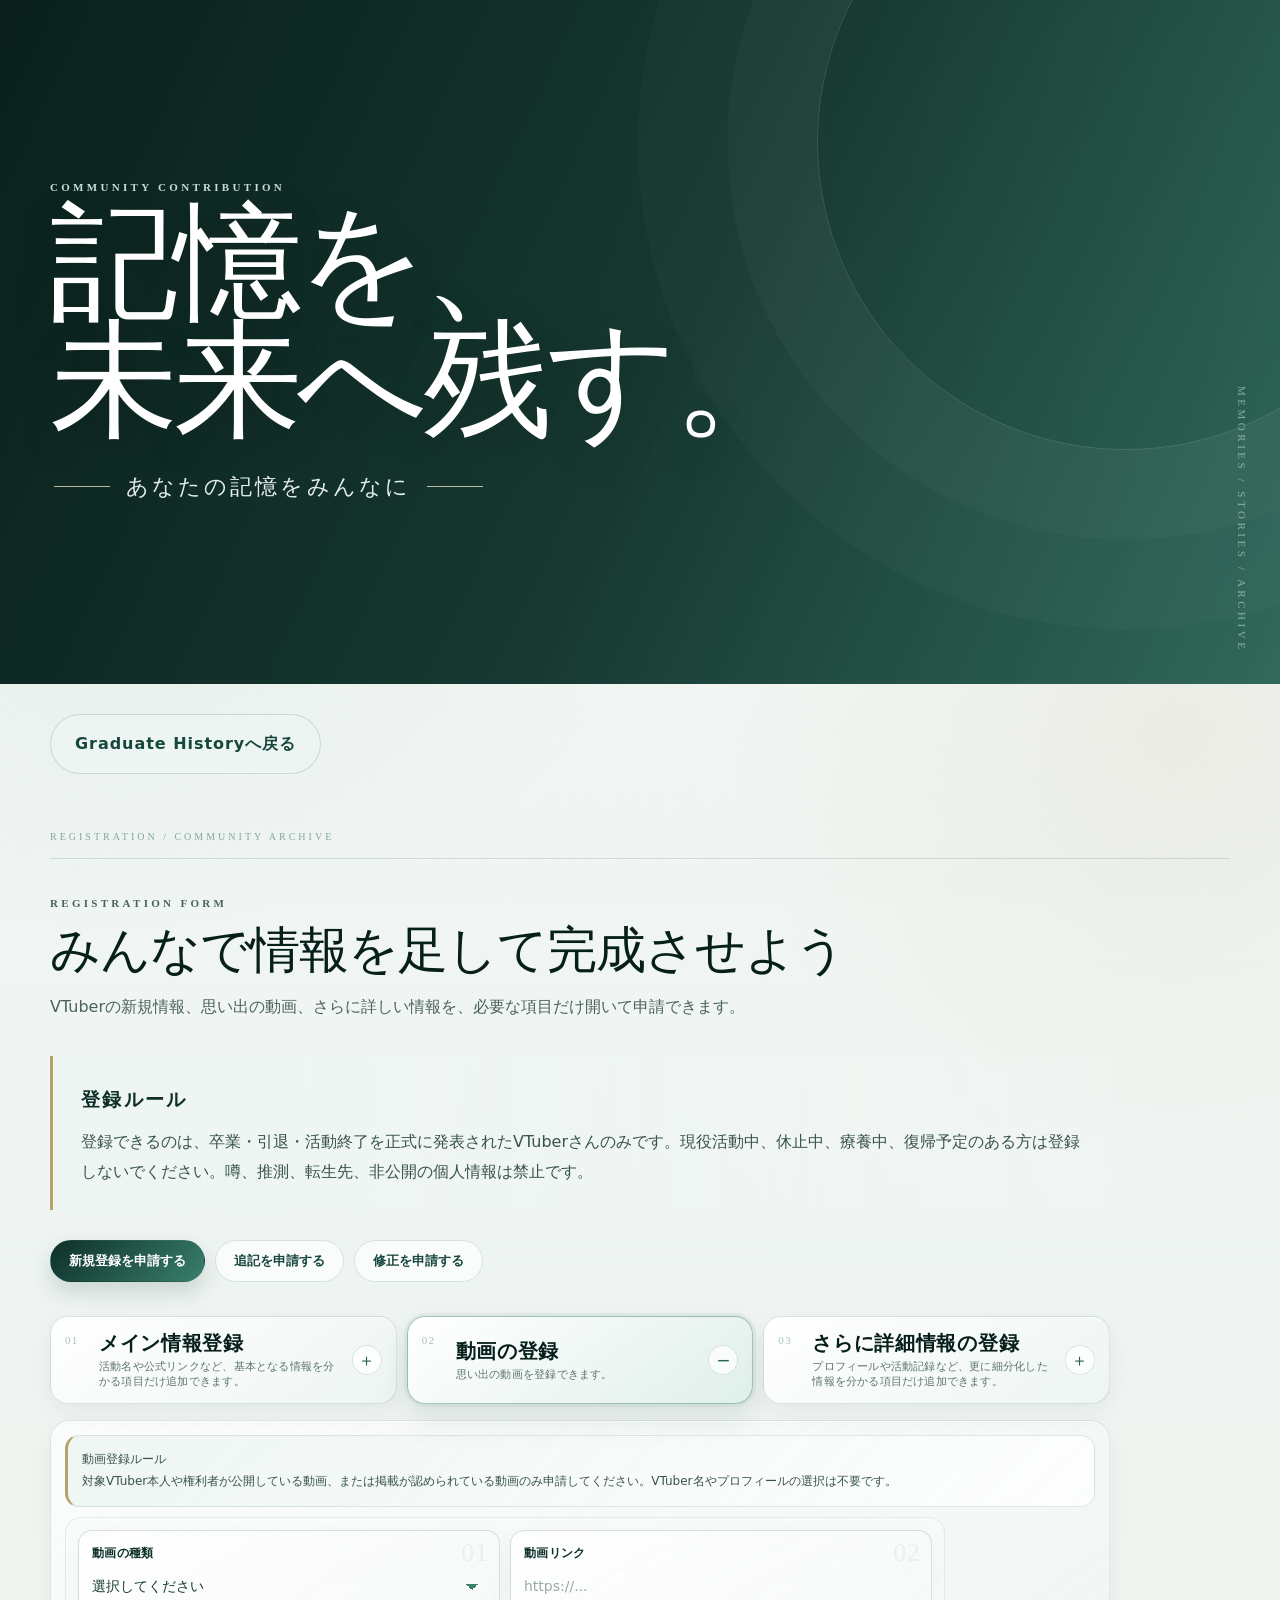
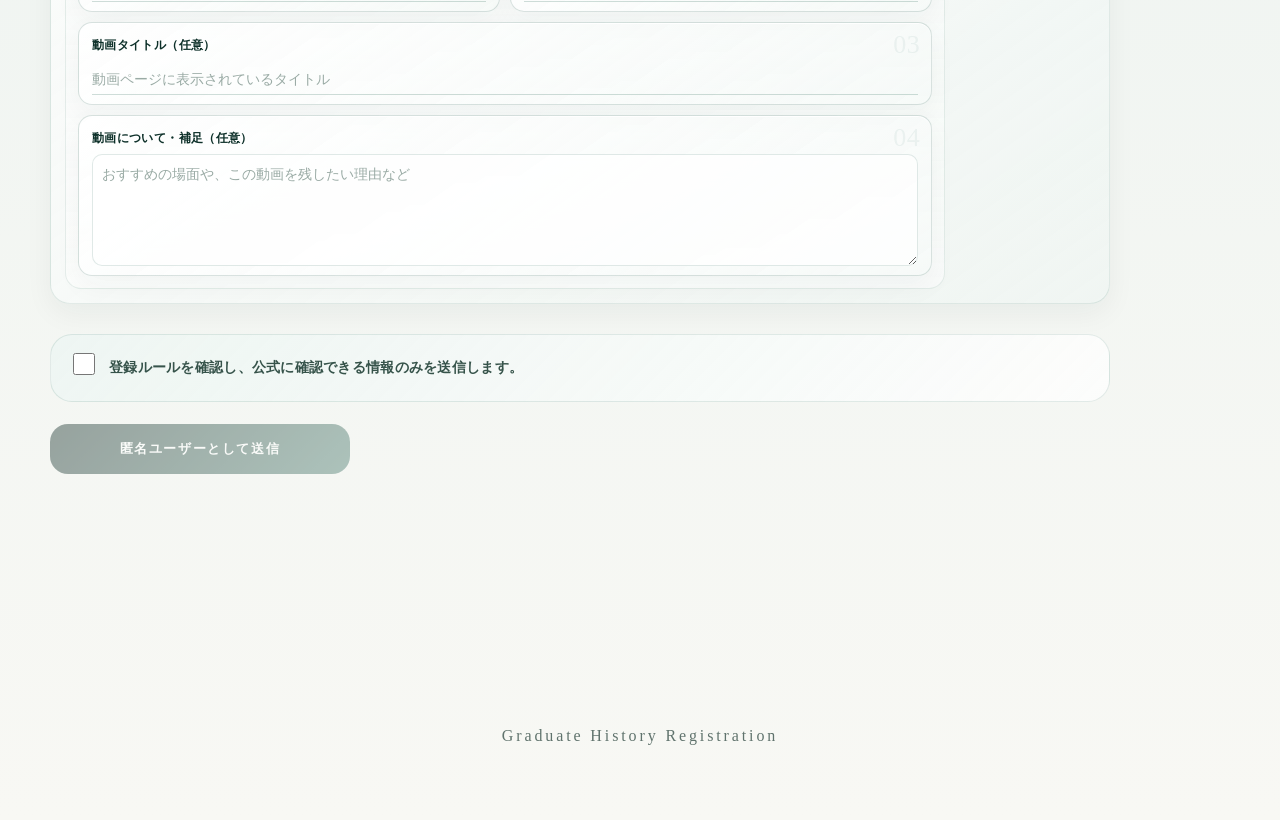
<file: video-register.html>
<!doctype html>
<html lang="ja">
<head>
  <meta charset="utf-8">
  <meta name="viewport" content="width=device-width,initial-scale=1">
  <title>情報登録へ移動 | Graduate History</title>
  <meta http-equiv="refresh" content="0;url=register.html?mode=video">
  <script>
    const target = new URL("register.html", location.href);
    target.searchParams.set("mode", "video");
    const current = new URLSearchParams(location.search);
    if (current.get("vtuber")) target.searchParams.set("vtuber", current.get("vtuber"));
    location.replace(target.href);
  </script>
</head>
<body>
  <p><a href="register.html?mode=video">統合された情報登録ページを開く</a></p>
</body>
</html>
</file>
<file: styles.css>
:root{
  --aoi-950:#071f1b;
  --aoi-900:#0d3029;
  --aoi-800:#16463c;
  --aoi-700:#246354;
  --aoi-600:#3a7f6d;
  --aoi-500:#67a08f;
  --aoi-300:#b9d3cb;
  --aoi-200:#d7e7e2;
  --aoi-100:#edf5f2;
  --moon:#f7f8f4;
  --paper:#fbfbf8;
  --ink:#172722;
  --muted:#6e7e78;
  --gold:#b7a06a;
  --gold-soft:#e7dcc1;
  --line:rgba(24,73,62,.14);
  --shadow:0 32px 90px rgba(6,33,28,.11);
}

*{box-sizing:border-box}
html{scroll-behavior:smooth}
body{
  margin:0;
  min-height:100vh;
  color:var(--ink);
  font-family:"Yu Gothic","Hiragino Kaku Gothic ProN",system-ui,sans-serif;
  line-height:1.85;
  background:
    radial-gradient(circle at 9% 12%,rgba(103,160,143,.12),transparent 27%),
    radial-gradient(circle at 92% 30%,rgba(183,160,106,.10),transparent 22%),
    linear-gradient(180deg,#f7faf8 0%,#eef4f1 52%,#f8f8f4 100%);
}
body::before{
  content:"";
  position:fixed;
  inset:0;
  pointer-events:none;
  opacity:.24;
  background-image:url("data:image/svg+xml,%3Csvg xmlns='http://www.w3.org/2000/svg' width='180' height='180' viewBox='0 0 180 180'%3E%3Cfilter id='n'%3E%3CfeTurbulence type='fractalNoise' baseFrequency='.8' numOctaves='3' stitchTiles='stitch'/%3E%3C/filter%3E%3Crect width='100%25' height='100%25' filter='url(%23n)' opacity='.12'/%3E%3C/svg%3E");
}

.wrap{width:min(1180px,calc(100% - 40px));margin:auto;position:relative;z-index:1}

.hero{
  position:relative;
  min-height:76vh;
  display:grid;
  align-items:center;
  overflow:hidden;
  color:#fff;
  background:
    linear-gradient(115deg,rgba(5,27,23,.98) 0%,rgba(13,48,41,.96) 52%,rgba(29,91,76,.91) 100%),
    radial-gradient(circle at 72% 28%,rgba(255,255,255,.10),transparent 34%);
}
.hero::before{
  content:"";
  position:absolute;
  width:48vw;
  height:48vw;
  min-width:430px;
  min-height:430px;
  right:-12vw;
  top:-13vw;
  border-radius:50%;
  border:1px solid rgba(255,255,255,.14);
  box-shadow:0 0 0 7vw rgba(255,255,255,.025),0 0 0 14vw rgba(255,255,255,.018);
}
.hero::after{
  content:"MEMORIES  /  STORIES  /  ARCHIVE";
  position:absolute;
  right:28px;
  bottom:32px;
  color:rgba(255,255,255,.46);
  font-family:Georgia,serif;
  font-size:11px;
  letter-spacing:.32em;
  writing-mode:vertical-rl;
}
.hero .wrap{padding:90px 0}
.hero .eyebrow{color:#c9ddd6}
.hero h1{
  margin:0;
  max-width:900px;
  font-family:Georgia,"Yu Mincho",serif;
  font-weight:400;
  font-size:clamp(54px,10vw,128px);
  line-height:.92;
  letter-spacing:-.035em;
  text-shadow:0 12px 42px rgba(0,0,0,.22);
}
.subtitle{
  margin:26px 0 0;
  padding-left:4px;
  font-family:"Yu Mincho",serif;
  font-size:clamp(15px,2vw,22px);
  letter-spacing:.14em;
  color:#e5efeb;
}
.subtitle::before{content:"";display:inline-block;width:56px;height:1px;background:var(--gold-soft);vertical-align:middle;margin-right:16px;opacity:.8}

main{padding:34px 0 88px}
.panel{
  position:relative;
  overflow:hidden;
  margin:42px 0;
  padding:48px;
  border:1px solid rgba(255,255,255,.65);
  border-radius:34px;
  background:rgba(251,252,249,.78);
  box-shadow:var(--shadow);
  backdrop-filter:blur(22px) saturate(120%);
}
.panel::before{
  content:"";
  position:absolute;
  width:180px;
  height:180px;
  right:-72px;
  top:-86px;
  border-radius:50%;
  border:1px solid rgba(36,99,84,.10);
  box-shadow:0 0 0 26px rgba(36,99,84,.025);
}
.panel:nth-of-type(even){margin-left:4vw}
.panel:nth-of-type(odd){margin-right:4vw}

.eyebrow{
  margin:0 0 8px;
  color:var(--aoi-700);
  font-family:Georgia,serif;
  font-size:11px;
  font-weight:600;
  letter-spacing:.30em;
  text-transform:uppercase;
}
h2{
  margin:0 0 24px;
  color:var(--aoi-950);
  font-family:Georgia,"Yu Mincho",serif;
  font-weight:500;
  font-size:clamp(30px,4.2vw,50px);
  line-height:1.18;
  letter-spacing:-.02em;
}
.lead{font-size:18px;color:#38554d}
.muted{color:var(--muted)}
.hidden{display:none!important}

.section-head,.search-row,.actions{display:flex;gap:18px;align-items:center;justify-content:space-between}
.button{
  position:relative;
  overflow:hidden;
  border:0;
  border-radius:999px;
  padding:14px 24px;
  font-weight:800;
  letter-spacing:.06em;
  cursor:pointer;
  text-decoration:none;
  display:inline-flex;
  align-items:center;
  justify-content:center;
  transition:transform .22s ease,box-shadow .22s ease,filter .22s ease;
}
.button::after{content:"";position:absolute;inset:0;background:linear-gradient(110deg,transparent 20%,rgba(255,255,255,.22),transparent 80%);transform:translateX(-120%);transition:transform .45s ease}
.button:hover{transform:translateY(-2px)}
.button:hover::after{transform:translateX(120%)}
.primary{color:#fff;background:linear-gradient(135deg,var(--aoi-900),var(--aoi-600));box-shadow:0 15px 34px rgba(13,48,41,.20)}
.ghost{color:var(--aoi-800);background:rgba(237,245,242,.9);border:1px solid rgba(36,99,84,.18)}

.video-grid{display:grid;grid-template-columns:repeat(3,1fr);gap:20px}
.video-card,.profile-card{
  position:relative;
  min-height:180px;
  overflow:hidden;
  padding:24px;
  border:1px solid rgba(36,99,84,.12);
  border-radius:26px;
  background:linear-gradient(160deg,rgba(255,255,255,.95),rgba(237,245,242,.82));
  box-shadow:0 16px 40px rgba(12,55,46,.07);
  transition:transform .22s ease,box-shadow .22s ease,border-color .22s ease;
}
.video-card::before,.profile-card::before{content:"";position:absolute;left:0;top:0;width:100%;height:4px;background:linear-gradient(90deg,var(--aoi-700),var(--gold),transparent)}
.video-card:hover,.profile-card:hover{transform:translateY(-5px);box-shadow:0 24px 54px rgba(12,55,46,.11);border-color:rgba(36,99,84,.22)}
.video-card h3,.profile-card h3{margin:0 0 10px;color:var(--aoi-950);font-family:"Yu Mincho",serif;font-size:22px}
.video-card a{color:var(--aoi-700);font-weight:800;text-decoration:none;border-bottom:1px solid rgba(36,99,84,.28)}
.profile-list{display:grid;grid-template-columns:repeat(2,1fr);gap:18px;margin-top:24px}

.search-row{
  padding:8px;
  border-radius:999px;
  background:rgba(255,255,255,.78);
  border:1px solid rgba(36,99,84,.15);
  box-shadow:inset 0 1px 0 rgba(255,255,255,.75),0 12px 30px rgba(13,48,41,.06);
}
.search-row input{
  flex:1;
  min-width:0;
  padding:12px 18px;
  border:0;
  border-radius:999px;
  background:transparent;
  color:var(--ink);
  font:inherit;
}
.search-row input:focus,input:focus,select:focus,textarea:focus{outline:none;border-color:var(--aoi-500);box-shadow:0 0 0 4px rgba(58,127,109,.12)}

.notice{
  margin:24px 0;
  padding:20px 22px;
  color:#38534b;
  background:linear-gradient(135deg,rgba(237,245,242,.94),rgba(255,255,255,.78));
  border:1px solid rgba(36,99,84,.13);
  border-left:3px solid var(--gold);
  border-radius:18px;
}
.tabs{display:flex;gap:10px;flex-wrap:wrap;margin:30px 0}
.tab{
  border:1px solid rgba(36,99,84,.16);
  border-radius:999px;
  background:rgba(255,255,255,.70);
  color:var(--aoi-800);
  padding:11px 18px;
  cursor:pointer;
  font-weight:800;
  transition:.2s ease;
}
.tab:hover{background:var(--aoi-100);transform:translateY(-1px)}
.tab.active{color:#fff;border-color:transparent;background:linear-gradient(135deg,var(--aoi-900),var(--aoi-600));box-shadow:0 10px 22px rgba(13,48,41,.16)}

.form-section{
  border:1px solid rgba(36,99,84,.12);
  border-radius:24px;
  margin:18px 0;
  overflow:hidden;
  background:rgba(255,255,255,.62);
  box-shadow:0 14px 34px rgba(12,55,46,.045);
}
.form-section summary{
  position:relative;
  cursor:pointer;
  list-style:none;
  padding:21px 60px 21px 24px;
  color:var(--aoi-950);
  font-family:"Yu Mincho",serif;
  font-size:20px;
  font-weight:700;
  letter-spacing:.03em;
  background:linear-gradient(90deg,rgba(237,245,242,.92),rgba(255,255,255,.74));
}
.form-section summary::-webkit-details-marker{display:none}
.form-section summary::after{content:"＋";position:absolute;right:22px;top:50%;transform:translateY(-50%);color:var(--gold);font-family:system-ui,sans-serif;font-size:23px;font-weight:400}
.form-section[open] summary::after{content:"−"}
.form-section[open] summary{border-bottom:1px solid rgba(36,99,84,.10)}
.form-grid{display:grid;grid-template-columns:repeat(2,1fr);gap:20px;padding:26px}
.wide{grid-column:1/-1}
label{display:grid;gap:9px;color:#385149;font-size:14px;font-weight:800;letter-spacing:.02em}
input,select,textarea{
  width:100%;
  padding:14px 15px;
  border:1px solid rgba(36,99,84,.18);
  border-radius:15px;
  background:rgba(255,255,255,.88);
  color:var(--ink);
  font:inherit;
  transition:.18s ease;
}
input:hover,select:hover,textarea:hover{border-color:rgba(36,99,84,.30)}
textarea{resize:vertical;min-height:100px}
.rules{display:flex;align-items:flex-start;gap:12px;margin:24px 0;padding:17px 18px;border-radius:17px;background:rgba(237,245,242,.86);border:1px solid rgba(36,99,84,.11)}
.rules input{width:auto;margin-top:7px}
.form-message{min-height:1.8em;color:var(--aoi-800);font-weight:800}
.submit{min-width:240px}

footer{padding:28px 0 70px;text-align:center;color:#60736d;font-family:Georgia,serif;letter-spacing:.18em}
.floating-controls{
  position:fixed;
  right:22px;
  bottom:22px;
  z-index:1000;
  display:flex;
  align-items:center;
  gap:10px;
}
.floating-control{
  border:1px solid rgba(255,255,255,.18);
  border-radius:999px;
  padding:13px 18px;
  background:rgba(7,31,27,.88);
  color:#fff;
  font:inherit;
  font-weight:800;
  letter-spacing:.05em;
  cursor:pointer;
  box-shadow:0 18px 42px rgba(0,0,0,.22);
  backdrop-filter:blur(12px);
  transition:transform .18s ease,background .18s ease,border-color .18s ease;
}
.floating-control:hover{
  transform:translateY(-2px);
  background:rgba(17,58,50,.94);
  border-color:rgba(255,255,255,.32);
}
.feedback-toggle{background:rgba(176,138,72,.94);color:#102c26}
.feedback-toggle:hover{background:#c6a160}

@media(max-width:900px){
  .hero{min-height:62vh}
  .panel:nth-of-type(even),.panel:nth-of-type(odd){margin-left:0;margin-right:0}
  .video-grid{grid-template-columns:1fr 1fr}
}
@media(max-width:720px){
  #registrationForm .detail-registration-title{
    margin:42px 0 16px;
    padding-top:18px;
    font-size:23px;
    letter-spacing:.08em;
  }
  .wrap{width:min(100% - 24px,1180px)}
  .hero .wrap{padding:72px 0}
  .hero::after{display:none}
  .panel{padding:26px 20px;border-radius:26px;margin:24px 0}
  .video-grid,.profile-list,.form-grid{grid-template-columns:1fr}
  .wide{grid-column:auto}
  .section-head,.search-row,.actions{align-items:stretch;flex-direction:column}
  .search-row{border-radius:24px;padding:10px}
  .search-row input{width:100%}
  .section-head .button,.search-row .button,.actions .button{width:100%}
  .floating-controls{right:14px;bottom:14px;gap:7px}
  .floating-control{padding:11px 13px;font-size:12px}
}

/* ===== Editorial form redesign ===== */
#registrationForm{
  --field-bg:rgba(255,255,255,.72);
  --field-line:rgba(20,76,64,.16);
  --field-focus:rgba(58,127,109,.18);
  counter-reset:field;
}

#registrationForm .detail-registration-title{
  margin:58px 0 20px;
  padding-top:22px;
  border-top:1px solid rgba(36,99,84,.16);
  color:var(--aoi-900);
  font-family:"Yu Mincho","Hiragino Mincho ProN",serif;
  font-size:clamp(24px,3vw,34px);
  font-weight:600;
  letter-spacing:.12em;
}

#registrationForm .form-section{
  border:0;
  border-radius:30px;
  background:
    linear-gradient(145deg,rgba(255,255,255,.76),rgba(237,245,242,.60));
  box-shadow:
    0 22px 60px rgba(8,44,37,.075),
    inset 0 1px 0 rgba(255,255,255,.9);
}

#registrationForm .form-section summary{
  min-height:76px;
  display:flex;
  align-items:center;
  padding:22px 74px 22px 30px;
  border:1px solid rgba(36,99,84,.10);
  border-radius:30px;
  background:
    linear-gradient(110deg,rgba(255,255,255,.94),rgba(230,241,237,.82));
  font-size:21px;
  letter-spacing:.08em;
}

#registrationForm .form-section[open] summary{
  border-radius:30px 30px 0 0;
  border-bottom-color:transparent;
}

#registrationForm .form-section summary::after{
  right:28px;
  width:34px;
  height:34px;
  display:grid;
  place-items:center;
  border:1px solid rgba(36,99,84,.14);
  border-radius:50%;
  background:rgba(255,255,255,.72);
  color:var(--aoi-700);
  font-size:20px;
}

#registrationForm .form-grid{
  gap:18px;
  padding:24px;
  border:1px solid rgba(36,99,84,.10);
  border-top:0;
  border-radius:0 0 30px 30px;
  background:
    linear-gradient(180deg,rgba(248,251,249,.72),rgba(255,255,255,.52));
}

#registrationForm .form-grid > label{
  counter-increment:field;
  position:relative;
  isolation:isolate;
  display:block;
  min-height:112px;
  padding:20px 20px 16px;
  overflow:hidden;
  border:1px solid var(--field-line);
  border-radius:22px;
  background:
    linear-gradient(145deg,rgba(255,255,255,.88),rgba(245,249,247,.72));
  box-shadow:
    0 10px 28px rgba(9,47,39,.045),
    inset 0 1px 0 rgba(255,255,255,.95);
  color:var(--aoi-900);
  font-family:"Yu Mincho","Hiragino Mincho ProN",serif;
  font-size:14px;
  font-weight:700;
  letter-spacing:.055em;
  transition:transform .22s ease,border-color .22s ease,box-shadow .22s ease,background .22s ease;
}

#registrationForm .form-grid > label::before{
  content:counter(field,decimal-leading-zero);
  position:absolute;
  right:16px;
  top:13px;
  z-index:-1;
  color:rgba(36,99,84,.065);
  font-family:Georgia,serif;
  font-size:42px;
  font-weight:400;
  line-height:1;
}

#registrationForm .form-grid > label::after{
  content:"";
  position:absolute;
  left:20px;
  right:20px;
  bottom:14px;
  height:1px;
  z-index:0;
  background:linear-gradient(90deg,var(--aoi-600),rgba(58,127,109,.08));
  transform:scaleX(0);
  transform-origin:left;
  transition:transform .24s ease;
}

#registrationForm .form-grid > label:focus-within{
  transform:translateY(-3px);
  border-color:rgba(58,127,109,.40);
  background:rgba(255,255,255,.96);
  box-shadow:
    0 18px 38px rgba(8,45,37,.10),
    0 0 0 5px var(--field-focus);
}

#registrationForm .form-grid > label:focus-within::after{transform:scaleX(1)}

#registrationForm .form-grid > label:hover{
  border-color:rgba(58,127,109,.28);
  box-shadow:0 14px 34px rgba(8,45,37,.075);
}

#registrationForm input,
#registrationForm select,
#registrationForm textarea{
  position:relative;
  z-index:1;
  display:block;
  margin-top:10px;
  padding:12px 0 8px;
  border:0;
  border-bottom:1px solid rgba(36,99,84,.22);
  border-radius:0;
  background:transparent;
  box-shadow:none;
  color:#183b32;
  font-family:"Yu Gothic","Hiragino Kaku Gothic ProN",system-ui,sans-serif;
  font-size:16px;
  font-weight:500;
  line-height:1.7;
}

#registrationForm input::placeholder,
#registrationForm textarea::placeholder{color:#9aaba5;font-weight:400}

#registrationForm input:focus,
#registrationForm select:focus,
#registrationForm textarea:focus{
  outline:none;
  border-color:var(--aoi-600);
  box-shadow:none;
}

#registrationForm textarea{
  min-height:112px;
  padding:13px 14px;
  border:1px solid rgba(36,99,84,.14);
  border-radius:14px;
  background:
    repeating-linear-gradient(
      to bottom,
      rgba(255,255,255,.66) 0,
      rgba(255,255,255,.66) 31px,
      rgba(58,127,109,.09) 32px
    );
  line-height:32px;
}

#registrationForm textarea:focus{
  border-color:rgba(58,127,109,.40);
  background:
    repeating-linear-gradient(
      to bottom,
      rgba(255,255,255,.95) 0,
      rgba(255,255,255,.95) 31px,
      rgba(58,127,109,.12) 32px
    );
}

#registrationForm select{
  cursor:pointer;
  appearance:none;
  background-image:
    linear-gradient(45deg,transparent 50%,var(--aoi-600) 50%),
    linear-gradient(135deg,var(--aoi-600) 50%,transparent 50%);
  background-position:calc(100% - 14px) 55%,calc(100% - 8px) 55%;
  background-size:6px 6px,6px 6px;
  background-repeat:no-repeat;
  padding-right:30px;
}

#registrationForm input[type="date"]{
  color-scheme:light;
}

#registrationForm .wide{
  grid-column:1/-1;
  min-height:132px;
}

#registrationForm .rules{
  position:relative;
  margin:30px 0 22px;
  padding:20px 22px 20px 58px;
  border:1px solid rgba(36,99,84,.12);
  border-radius:22px;
  background:linear-gradient(135deg,rgba(237,245,242,.95),rgba(255,255,255,.74));
  color:#36534a;
  font-family:"Yu Mincho",serif;
}

#registrationForm .rules input{
  position:absolute;
  left:22px;
  top:18px;
  width:22px;
  height:22px;
  margin:0;
  accent-color:var(--aoi-700);
}

#registrationForm .submit{
  min-width:300px;
  padding:16px 30px;
  border-radius:18px;
  font-family:"Yu Mincho",serif;
  letter-spacing:.12em;
}

@media(max-width:720px){
  #registrationForm .form-section summary{
    min-height:66px;
    padding:18px 58px 18px 20px;
    font-size:17px;
    letter-spacing:.04em;
  }
  #registrationForm .form-grid{padding:14px;gap:14px}
  #registrationForm .form-grid > label{min-height:104px;padding:18px 16px 14px;border-radius:18px}
  #registrationForm .form-grid > label::before{font-size:34px}
  #registrationForm .wide{grid-column:auto}
  #registrationForm .submit{width:100%;min-width:0}
}


/* ===== Stylish memories & search sections ===== */
.panel-feature{
  border-radius:38px;
  background:
    linear-gradient(135deg,rgba(251,252,249,.90),rgba(237,245,242,.70)),
    radial-gradient(circle at top right,rgba(183,160,106,.12),transparent 30%);
}
.split-head{align-items:flex-end;gap:24px}
.section-copy{
  max-width:700px;
  margin:14px 0 0;
  color:#48635b;
  font-size:15px;
  line-height:1.95;
}
.curation-band{
  display:flex;
  flex-wrap:wrap;
  gap:12px;
  margin:22px 0 24px;
}
.curation-band span,
.search-tags span,
.empty-tags span{
  display:inline-flex;
  align-items:center;
  padding:8px 14px;
  border-radius:999px;
  border:1px solid rgba(36,99,84,.15);
  background:rgba(255,255,255,.65);
  color:var(--aoi-700);
  font-size:12px;
  letter-spacing:.08em;
  text-transform:uppercase;
}
.search-tags{display:flex;flex-wrap:wrap;gap:10px;justify-content:flex-end;max-width:360px}
.search-tags span{cursor:pointer;transition:transform .2s ease, background .2s ease, border-color .2s ease}
.search-tags span:hover{transform:translateY(-2px);background:var(--aoi-100);border-color:rgba(36,99,84,.26)}
.video-grid-premium{grid-template-columns:repeat(3,1fr)}
.search-headline{
  display:flex;
  justify-content:space-between;
  gap:24px;
  align-items:flex-end;
  margin-bottom:16px;
}
.search-shell{
  position:relative;
  padding:18px;
  border-radius:30px;
  background:linear-gradient(145deg,rgba(255,255,255,.72),rgba(237,245,242,.58));
  border:1px solid rgba(36,99,84,.10);
  box-shadow:inset 0 1px 0 rgba(255,255,255,.92),0 16px 40px rgba(12,55,46,.05);
}
.search-row-premium{
  position:relative;
  padding:10px 10px 10px 54px;
  background:rgba(255,255,255,.85);
  border:1px solid rgba(36,99,84,.12);
  box-shadow:0 12px 34px rgba(12,55,46,.06);
}
.search-icon{
  position:absolute;
  left:22px;
  top:50%;
  transform:translateY(-50%);
  color:var(--aoi-700);
  font-size:22px;
  opacity:.8;
}
.search-note{
  margin:14px 6px 0;
  color:#6a7d76;
  font-size:13px;
}
.profile-list-premium{margin-top:22px}
.premium-card{
  min-height:220px;
  padding:26px;
  border-radius:30px;
  background:
    linear-gradient(160deg,rgba(255,255,255,.96),rgba(241,247,244,.82));
}
.card-label{
  margin:0 0 14px;
  color:#8c7a4f;
  font-family:Georgia,serif;
  font-size:11px;
  letter-spacing:.20em;
  text-transform:uppercase;
}
.card-sub{color:#537067}
.empty-state{
  position:relative;
  overflow:hidden;
  min-height:300px;
  padding:34px;
  border:1px solid rgba(36,99,84,.12);
  border-radius:32px;
  background:
    radial-gradient(circle at top right,rgba(183,160,106,.12),transparent 25%),
    linear-gradient(160deg,rgba(255,255,255,.97),rgba(239,246,243,.82));
  box-shadow:0 20px 50px rgba(12,55,46,.08);
}
.empty-state h3{
  margin:8px 0 14px;
  color:var(--aoi-950);
  font-family:Georgia,"Yu Mincho",serif;
  font-size:32px;
  font-weight:500;
  line-height:1.25;
}
.empty-state p{
  max-width:720px;
  margin:0;
  color:#4f6b63;
}
.empty-kicker{
  margin:0 0 8px;
  color:#8c7a4f !important;
  font-family:Georgia,serif;
  font-size:11px;
  letter-spacing:.24em;
  text-transform:uppercase;
}
.empty-tags{
  display:flex;
  flex-wrap:wrap;
  gap:10px;
  margin-top:26px;
}
.empty-ornament{
  position:absolute;
  right:-40px;
  top:-30px;
  width:210px;
  height:210px;
  border-radius:50%;
  border:1px solid rgba(36,99,84,.10);
  box-shadow:0 0 0 28px rgba(36,99,84,.04),0 0 0 56px rgba(36,99,84,.025);
}
.wide-empty{grid-column:1/-1}
@media(max-width:900px){
  .search-headline{flex-direction:column;align-items:flex-start}
  .search-tags{justify-content:flex-start;max-width:none}
}
@media(max-width:720px){
  .split-head{align-items:stretch}
  .search-shell{padding:12px;border-radius:24px}
  .search-row-premium{padding-left:46px}
  .search-icon{left:16px}
  .empty-state{padding:26px 22px;min-height:260px}
  .empty-state h3{font-size:26px}
}

/* ===== Home editorial redesign: keep the hero untouched ===== */
.home{
  --home-page-width:min(1280px,calc(100vw - 64px));
  --home-page-gutter:calc((100vw - var(--home-page-width))/2);
  --home-content-inset:calc(var(--home-page-width) * .08333);
}

.home main.wrap{
  width:var(--home-page-width);
  padding:0 0 120px;
}

.home main::before{
  content:"";
  display:block;
  width:1px;
  height:74px;
  margin:0 0 0 8.333%;
  background:linear-gradient(to bottom,rgba(36,99,84,.52),transparent);
}

.home .panel{
  overflow:visible;
  margin:0;
  padding:104px 8.333%;
  border:0;
  border-radius:0;
  background:transparent;
  box-shadow:none;
  backdrop-filter:none;
}

.home .panel::before{display:none}
.home .panel:nth-of-type(even),
.home .panel:nth-of-type(odd){margin:0}

.home .home-intro{
  display:grid;
  grid-template-columns:minmax(180px,.7fr) minmax(0,1.65fr);
  column-gap:8vw;
  align-items:start;
  padding-top:52px;
  padding-bottom:120px;
  border-bottom:1px solid var(--line);
}

.home .home-intro .eyebrow{
  position:relative;
  padding-top:8px;
}

.home .home-intro .eyebrow::after{
  content:"01";
  display:block;
  margin-top:26px;
  color:rgba(13,48,41,.18);
  font-family:Georgia,serif;
  font-size:76px;
  font-weight:400;
  line-height:1;
  letter-spacing:-.05em;
}

.home .home-intro h2{
  max-width:720px;
  margin-bottom:22px;
  font-size:clamp(42px,6vw,82px);
  line-height:1.05;
}

.home .home-intro .lead{
  max-width:660px;
  margin:0;
  color:#4d665e;
  font-size:16px;
}

.home .home-intro .actions{
  grid-column:2;
  justify-content:flex-start;
  margin-top:34px;
}

.home .home-intro .button{
  padding:0 0 8px;
  border-radius:0;
  color:var(--aoi-900);
  background:transparent;
  box-shadow:none;
  border-bottom:1px solid var(--aoi-700);
  font-family:"Yu Mincho",serif;
  font-size:15px;
  letter-spacing:.10em;
}

.home .home-intro .button::before{
  content:"↗";
  order:2;
  margin-left:16px;
  font-family:system-ui,sans-serif;
  font-size:17px;
}

.home .home-intro .button:hover{
  transform:translateX(5px);
}

.home .home-intro .button::after{display:none}

.home .memories-panel{
  position:relative;
  left:50%;
  width:100vw;
  margin-left:-50vw;
  padding:120px calc(var(--home-page-gutter) + var(--home-content-inset));
  color:#eff6f3;
  background:
    radial-gradient(circle at 84% 18%,rgba(183,160,106,.16),transparent 28%),
    linear-gradient(125deg,#071f1b 0%,#0d3029 58%,#16463c 100%);
}

.home .memories-panel::after{
  content:"MEMORIES";
  position:absolute;
  right:4vw;
  top:76px;
  color:rgba(255,255,255,.035);
  font-family:Georgia,serif;
  font-size:clamp(70px,13vw,190px);
  line-height:.8;
  letter-spacing:-.055em;
  pointer-events:none;
}

.home .memories-panel .split-head{
  position:relative;
  z-index:1;
  display:grid;
  grid-template-columns:minmax(0,1.3fr) auto;
  align-items:end;
  padding-bottom:48px;
  border-bottom:1px solid rgba(255,255,255,.16);
}

.home .memories-panel .eyebrow{color:#b8d2ca}
.home .memories-panel h2{color:#fff;font-size:clamp(42px,5.6vw,74px)}
.home .memories-panel .section-copy{max-width:640px;color:#b8cac4}

.home .memories-panel .button{
  padding:0 0 8px;
  border-radius:0;
  color:#fff;
  background:transparent;
  box-shadow:none;
  border-bottom:1px solid rgba(255,255,255,.56);
}

.home .memories-panel .button::after{display:none}
.home .memories-panel .button::before{content:"Shuffle  ↗";font-family:Georgia,serif;font-weight:400;letter-spacing:.12em}
.home .memories-panel .button{font-size:0}

.home .curation-band{
  gap:28px;
  margin:28px 0 32px;
}

.home .curation-band span{
  padding:0;
  border:0;
  border-radius:0;
  background:transparent;
  color:rgba(255,255,255,.52);
  font-family:Georgia,serif;
  font-size:10px;
  letter-spacing:.22em;
}

.home .video-grid{
  counter-reset:video-item;
  display:grid;
  grid-template-columns:repeat(3,1fr);
  gap:0;
  border-top:1px solid rgba(255,255,255,.16);
}

.home .video-card{
  counter-increment:video-item;
  min-height:280px;
  padding:40px 34px 28px 0;
  border:0;
  border-right:1px solid rgba(255,255,255,.14);
  border-radius:0;
  background:transparent;
  box-shadow:none;
  color:#fff;
}

.home .video-card + .video-card{padding-left:34px}
.home .video-card:last-child{border-right:0}

.home .video-card::before{
  content:counter(video-item,decimal-leading-zero);
  position:static;
  display:block;
  width:auto;
  height:auto;
  margin-bottom:62px;
  color:rgba(255,255,255,.34);
  background:none;
  font-family:Georgia,serif;
  font-size:13px;
  letter-spacing:.16em;
}

.home .video-card:hover{
  transform:none;
  box-shadow:none;
}

.home .video-card h3{
  color:#fff;
  font-size:clamp(22px,2.2vw,30px);
  font-weight:500;
  line-height:1.42;
}

.home .video-card .card-label{display:none}
.home .video-card .card-sub{color:#9fb7af}
.home .video-card a{
  display:inline-block;
  margin-top:26px;
  color:#fff;
  border-bottom:1px solid rgba(255,255,255,.38);
  font-size:13px;
  letter-spacing:.08em;
}

.home .graduation-memory{
  display:grid;
  grid-template-columns:minmax(170px,.7fr) minmax(0,1.65fr);
  column-gap:8vw;
  padding-top:112px;
  padding-bottom:112px;
  border-bottom:1px solid var(--line);
}

.home .graduation-memory .eyebrow::after{
  content:"TODAY";
  display:block;
  margin-top:24px;
  color:rgba(13,48,41,.14);
  font-family:Georgia,serif;
  font-size:44px;
  letter-spacing:-.04em;
}

.home .graduation-memory h2,
.home .graduation-memory .lead,
.home .graduation-memory .actions{grid-column:2}
.home .graduation-memory h2{font-size:clamp(36px,5vw,66px)}
.home .graduation-memory .actions{justify-content:flex-start;margin-top:18px}
.home .graduation-memory .button{border-radius:0}

.home .search-panel{
  padding-top:130px;
  padding-bottom:70px;
}

.home .search-headline{
  display:grid;
  grid-template-columns:minmax(0,1.4fr) minmax(220px,.6fr);
  align-items:end;
  gap:8vw;
  margin-bottom:70px;
}

.home .search-panel h2{
  margin-bottom:18px;
  font-size:clamp(46px,7vw,92px);
}

.home .search-tags{
  display:grid;
  grid-template-columns:1fr 1fr;
  gap:0;
  max-width:none;
  border-top:1px solid var(--line);
}

.home .search-tags span{
  justify-content:flex-start;
  padding:13px 4px;
  border:0;
  border-bottom:1px solid var(--line);
  border-radius:0;
  background:transparent;
  color:#557068;
  font-size:11px;
}

.home .search-tags span:nth-child(odd){margin-right:18px}
.home .search-tags span:hover{transform:none;background:transparent;color:var(--aoi-950)}

.home .search-shell{
  padding:0;
  border:0;
  border-radius:0;
  background:transparent;
  box-shadow:none;
}

.home .search-row{
  padding:0;
  border:0;
  border-bottom:1px solid var(--aoi-800);
  border-radius:0;
  background:transparent;
  box-shadow:none;
}

.home .search-icon{
  left:0;
  color:var(--aoi-950);
  font-size:26px;
}

.home .search-row input{
  padding:22px 160px 22px 46px;
  border:0;
  border-radius:0;
  font-family:"Yu Mincho",serif;
  font-size:clamp(18px,2.1vw,28px);
}

.home .search-row .button{
  position:absolute;
  right:0;
  bottom:14px;
  padding:8px 0 6px;
  border-radius:0;
  color:var(--aoi-900);
  background:transparent;
  box-shadow:none;
  border-bottom:1px solid var(--aoi-700);
}

.home .search-row .button::after{display:none}
.home .search-note{margin:14px 0 0}

.home .profile-list{
  counter-reset:profile-item;
  display:grid;
  grid-template-columns:1fr;
  gap:0;
  margin-top:82px;
  border-top:1px solid var(--line);
}

.home .profile-card{
  counter-increment:profile-item;
  display:grid;
  grid-template-columns:90px minmax(0,1.4fr) minmax(160px,.6fr);
  align-items:center;
  gap:30px;
  min-height:0;
  padding:30px 0;
  border:0;
  border-bottom:1px solid var(--line);
  border-radius:0;
  background:transparent;
  box-shadow:none;
}

.home .profile-card::before{
  content:counter(profile-item,decimal-leading-zero);
  position:static;
  width:auto;
  height:auto;
  color:rgba(13,48,41,.28);
  background:none;
  font-family:Georgia,serif;
  font-size:14px;
  letter-spacing:.18em;
}

.home .profile-card:hover{
  transform:translateX(8px);
  border-color:rgba(36,99,84,.34);
  box-shadow:none;
}

.home .profile-card .card-label{display:none}
.home .profile-card h3{margin:0;font-size:clamp(22px,2.6vw,34px);font-weight:500}
.home .profile-card .card-sub{margin:0;color:#72857f}
.home .profile-card > p:last-child{margin:0;text-align:right;color:#49645c}

.home .empty-state{
  min-height:0;
  padding:52px 0;
  border:0;
  border-bottom:1px solid var(--line);
  border-radius:0;
  background:transparent;
  box-shadow:none;
}

.home .memories-panel .empty-state{
  padding-top:42px;
  padding-bottom:42px;
  border-top:0;
  border-bottom:1px solid rgba(255,255,255,.16);
}

.home .memories-panel .empty-state h3{color:#fff}
.home .memories-panel .empty-kicker{color:#b8d2ca!important}
.home .memories-panel .empty-state p{color:#aac0b9}
.home .empty-ornament{display:none}
.home .empty-tags span{border-radius:0;background:transparent}

.home footer{
  border-top:1px solid var(--line);
}

@media(max-width:900px){
  .home{--home-page-width:calc(100vw - 36px)}
  .home main.wrap{width:var(--home-page-width)}
  .home .home-intro,
  .home .graduation-memory{grid-template-columns:1fr;gap:34px}
  .home .home-intro .actions,
  .home .graduation-memory h2,
  .home .graduation-memory .lead,
  .home .graduation-memory .actions{grid-column:1}
  .home .home-intro .eyebrow::after{font-size:54px}
  .home .video-grid{grid-template-columns:1fr}
  .home .video-card,
  .home .video-card + .video-card{
    min-height:0;
    padding:34px 0;
    border-right:0;
    border-bottom:1px solid rgba(255,255,255,.14);
  }
  .home .video-card::before{margin-bottom:28px}
  .home .search-headline{grid-template-columns:1fr;gap:40px}
}

@media(max-width:720px){
  .home{
    --home-page-width:calc(100vw - 24px);
    --home-content-inset:0px;
  }
  .home main.wrap{width:var(--home-page-width)}
  .home main::before{height:48px;margin-left:0}
  .home .panel{padding:72px 0}
  .home .home-intro{padding-top:28px;padding-bottom:76px}
  .home .home-intro h2{font-size:44px}
  .home .home-intro .eyebrow::after{margin-top:16px;font-size:42px}
  .home .memories-panel{padding-top:84px;padding-bottom:84px}
  .home .memories-panel .split-head{grid-template-columns:1fr;gap:28px;align-items:start}
  .home .memories-panel::after{top:46px;right:12px;font-size:64px}
  .home .curation-band{gap:14px 22px;margin-bottom:38px}
  .home .graduation-memory{padding:76px 0}
  .home .search-panel{padding-top:84px}
  .home .search-headline{margin-bottom:46px}
  .home .search-tags{grid-template-columns:1fr}
  .home .search-tags span:nth-child(odd){margin-right:0}
  .home .search-row{display:block;position:relative}
  .home .search-row input{padding:18px 0 18px 38px;font-size:17px}
  .home .search-row .button{position:static;width:auto;margin-top:18px}
  .home .search-icon{top:25px;transform:none;font-size:21px}
  .home .profile-list{margin-top:56px}
  .home .profile-card{
    grid-template-columns:54px 1fr;
    gap:14px 18px;
    padding:24px 0;
  }
  .home .profile-card > p:last-child{
    grid-column:2;
    text-align:left;
  }
  .home .empty-state{padding:38px 0}
}

/* Profile row placement */
.home .profile-card::before{grid-column:1;grid-row:1 / span 2}
.home .profile-card h3{grid-column:2;grid-row:1}
.home .profile-card .card-sub{grid-column:2;grid-row:2}
.home .profile-card > p:last-child{grid-column:3;grid-row:1 / span 2;align-self:center}

@media(max-width:720px){
  .home .profile-card::before{grid-column:1;grid-row:1 / span 3}
  .home .profile-card h3{grid-column:2;grid-row:1}
  .home .profile-card .card-sub{grid-column:2;grid-row:2}
  .home .profile-card > p:last-child{grid-column:2;grid-row:3;text-align:left}
}

/* Memories section alignment fix: all contents share one stable inner column */
.home .memories-panel{
  padding-left:0;
  padding-right:0;
}

.home .memories-panel .memories-inner{
  position:relative;
  z-index:1;
  width:calc(var(--home-page-width) - (var(--home-content-inset) * 2));
  margin-left:auto;
  margin-right:auto;
}

.home .memories-panel .split-head,
.home .memories-panel .curation-band,
.home .memories-panel .video-grid{
  width:100%;
  margin-left:0;
  margin-right:0;
}

.home .memories-panel .empty-state{
  width:100%;
  box-sizing:border-box;
  margin:0;
  padding-left:0;
  padding-right:0;
}

@media(max-width:720px){
  .home .memories-panel .memories-inner{
    width:var(--home-page-width);
  }
}


/* ===== 2026-07-21 final home alignment and typography fixes ===== */
/* Hero subtitle: matching rules on both sides */
.hero .subtitle{
  display:inline-flex;
  align-items:center;
  gap:16px;
  width:auto;
  max-width:100%;
  white-space:nowrap;
}
.hero .subtitle::before,
.hero .subtitle::after{
  content:"";
  display:block;
  flex:0 0 56px;
  width:56px;
  height:1px;
  margin:0;
  background:var(--gold-soft);
  opacity:.8;
}

/* Keep the intro title on one line and use a real rule instead of a dash glyph */
.home .home-intro h2.intro-title{
  display:flex;
  align-items:center;
  gap:clamp(12px,2vw,28px);
  max-width:none;
  margin-bottom:22px;
  white-space:nowrap;
  font-size:clamp(25px,5.6vw,82px);
}
.home .home-intro .intro-title-line{
  display:block;
  flex:0 1 clamp(42px,7vw,112px);
  min-width:34px;
  height:1px;
  background:linear-gradient(90deg,rgba(36,99,84,.92),rgba(36,99,84,.34));
}

/* Make the registration link easier to notice and tap */
.home .home-intro .button{
  padding:4px 0 12px;
  font-size:18px;
  font-weight:600;
  letter-spacing:.11em;
}
.home .home-intro .button::before{
  margin-left:20px;
  font-size:21px;
}

/*
  Memories alignment: do not center with a separately calculated width.
  Anchor the complete inner column to the exact same left guide as every
  regular home section. This removes rounding and inherited-offset drift.
*/
.home .memories-panel{
  left:50%;
  width:100vw;
  margin-left:-50vw;
  padding-left:0;
  padding-right:0;
}
.home .memories-panel .memories-inner{
  position:relative;
  z-index:1;
  width:calc(var(--home-page-width) - (var(--home-content-inset) * 2));
  margin:0;
  margin-left:calc(var(--home-page-gutter) + var(--home-content-inset));
  padding:0;
}
.home .memories-panel .split-head,
.home .memories-panel .curation-band,
.home .memories-panel .video-grid,
.home .memories-panel .empty-state{
  box-sizing:border-box;
  width:100%;
  max-width:none;
  margin-left:0;
  margin-right:0;
  padding-left:0;
  padding-right:0;
  transform:none;
}
.home .memories-panel .split-head > div{
  min-width:0;
  margin:0;
  padding:0;
}
.home .memories-panel .curation-band{
  justify-content:flex-start;
}
.home .memories-panel .video-grid{
  justify-items:stretch;
}
.home .memories-panel .empty-state > *{
  margin-left:0;
}

@media(max-width:720px){
  .hero .subtitle{gap:10px;font-size:clamp(13px,4vw,17px);letter-spacing:.08em}
  .hero .subtitle::before,
  .hero .subtitle::after{flex-basis:28px;width:28px}

  .home .home-intro h2.intro-title{
    gap:10px;
    font-size:clamp(25px,7.1vw,44px);
  }
  .home .home-intro .intro-title-line{
    flex-basis:42px;
    min-width:28px;
  }
  .home .home-intro .button{
    font-size:17px;
  }
  .home .memories-panel .memories-inner{
    width:var(--home-page-width);
    margin-left:var(--home-page-gutter);
  }
}

/* ===== 2026-07-21 memories section: remove isolated dark background ===== */
/* Keep this section in the same editorial column as all other home sections. */
.home .memories-panel{
  position:relative;
  left:auto;
  width:var(--home-page-width);
  margin:0;
  padding:104px var(--home-content-inset);
  color:var(--ink);
  background:transparent;
  border-bottom:1px solid var(--line);
}

.home .memories-panel::after{display:none}

.home .memories-panel .memories-inner{
  position:relative;
  z-index:1;
  width:100%;
  margin:0;
  padding:0;
}

.home .memories-panel .split-head,
.home .memories-panel .curation-band,
.home .memories-panel .video-grid,
.home .memories-panel .empty-state{
  box-sizing:border-box;
  width:100%;
  max-width:none;
  margin-left:0;
  margin-right:0;
  padding-left:0;
  padding-right:0;
  transform:none;
}

.home .memories-panel .split-head{
  padding-bottom:48px;
  border-bottom:1px solid var(--line);
}

.home .memories-panel .eyebrow{color:var(--aoi-700)}
.home .memories-panel h2{
  color:var(--aoi-950);
  font-size:clamp(42px,5.6vw,74px);
}
.home .memories-panel .section-copy{
  max-width:640px;
  color:#48635b;
}

.home .memories-panel .button{
  padding:0 0 8px;
  border-radius:0;
  color:var(--aoi-900);
  background:transparent;
  box-shadow:none;
  border-bottom:1px solid var(--aoi-700);
}
.home .memories-panel .button::before{
  content:"Shuffle  ↗";
  color:inherit;
}

.home .curation-band{
  justify-content:flex-start;
  gap:28px;
  margin:28px 0 32px;
}
.home .curation-band span{
  padding:0;
  border:0;
  border-radius:0;
  background:transparent;
  color:rgba(13,48,41,.48);
  font-family:Georgia,serif;
  font-size:10px;
  letter-spacing:.22em;
}

.home .memories-panel .video-grid{
  border-top:1px solid var(--line);
}
.home .memories-panel .video-card{
  color:var(--ink);
  border-right:1px solid var(--line);
}
.home .memories-panel .video-card h3{color:var(--aoi-950)}
.home .memories-panel .video-card .card-sub{color:#61756e}
.home .memories-panel .video-card a{color:var(--aoi-700)}
.home .memories-panel .video-card::before{color:rgba(13,48,41,.28)}

.home .memories-panel .empty-state{
  margin:0;
  padding-top:42px;
  padding-bottom:42px;
  border-top:0;
  border-bottom:1px solid var(--line);
  color:var(--ink);
  background:transparent;
}
.home .memories-panel .empty-state > *{margin-left:0}
.home .memories-panel .empty-state h3{color:var(--aoi-950)}
.home .memories-panel .empty-kicker{color:#8c7a4f!important}
.home .memories-panel .empty-state p{color:#4f6b63}
.home .memories-panel .empty-tags span{color:var(--aoi-700)}

@media(max-width:720px){
  .home .memories-panel{
    width:var(--home-page-width);
    padding:84px 0;
  }
  .home .memories-panel .memories-inner{
    width:100%;
    margin:0;
  }
  .home .memories-panel .split-head{
    grid-template-columns:1fr;
    gap:28px;
    align-items:start;
  }
  .home .curation-band{
    gap:14px 22px;
    margin-bottom:38px;
  }
}

/* ===== 2026-07-21 gallery atmosphere redesign ===== */
/* Hero is intentionally untouched. Everything below it becomes a curated archive. */
.home{
  background:
    radial-gradient(circle at 8% 16%,rgba(79,139,122,.12),transparent 26%),
    radial-gradient(circle at 91% 54%,rgba(183,160,106,.13),transparent 24%),
    linear-gradient(180deg,#f3f7f4 0%,#fbfaf5 44%,#eef4f1 100%);
}
.home::after{
  content:"";
  position:fixed;
  inset:0;
  z-index:-1;
  pointer-events:none;
  opacity:.32;
  background-image:
    linear-gradient(rgba(19,65,55,.035) 1px,transparent 1px),
    linear-gradient(90deg,rgba(19,65,55,.035) 1px,transparent 1px);
  background-size:72px 72px;
  -webkit-mask-image:linear-gradient(to bottom,transparent 0,#000 18%,#000 82%,transparent 100%);
  mask-image:linear-gradient(to bottom,transparent 0,#000 18%,#000 82%,transparent 100%);
}

.home main.wrap{
  position:relative;
  isolation:isolate;
}
.home main::before{
  height:92px;
  margin-left:var(--home-content-inset);
  background:linear-gradient(to bottom,rgba(36,99,84,.68),rgba(183,160,106,.42),transparent);
}
.home main::after{
  content:"";
  position:absolute;
  top:64px;
  left:calc(var(--home-content-inset) - 4px);
  width:9px;
  height:9px;
  border-radius:50%;
  background:var(--gold);
  box-shadow:0 0 0 7px rgba(183,160,106,.12);
}

/* 01 — contribution: soft editorial canvas */
.home .home-intro{
  position:relative;
  overflow:hidden;
  min-height:530px;
  padding-top:78px;
  padding-bottom:116px;
  border-bottom:0;
  background:
    radial-gradient(circle at 84% 28%,rgba(183,160,106,.17),transparent 23%),
    linear-gradient(135deg,rgba(255,255,255,.86),rgba(236,245,241,.68));
  box-shadow:0 28px 90px rgba(12,48,41,.09);
}
.home .home-intro::before{
  content:"COMMUNITY\A ARCHIVE";
  white-space:pre;
  position:absolute;
  right:-18px;
  bottom:-18px;
  color:rgba(13,48,41,.045);
  font-family:Georgia,serif;
  font-size:clamp(72px,12vw,168px);
  line-height:.73;
  letter-spacing:-.06em;
  text-align:right;
  pointer-events:none;
}
.home .home-intro::after{
  content:"";
  position:absolute;
  right:7%;
  top:54px;
  width:160px;
  aspect-ratio:1;
  border:1px solid rgba(36,99,84,.14);
  border-radius:50%;
  box-shadow:
    0 0 0 24px rgba(36,99,84,.025),
    0 0 0 48px rgba(183,160,106,.018);
}
.home .home-intro > *{position:relative;z-index:1}
.home .home-intro .eyebrow::after{
  color:rgba(13,48,41,.20);
  text-shadow:0 12px 30px rgba(13,48,41,.08);
}
.home .home-intro h2.intro-title{
  letter-spacing:-.045em;
}
.home .home-intro .intro-title-line{
  height:2px;
  background:linear-gradient(90deg,var(--gold),rgba(36,99,84,.45));
}
.home .home-intro .lead{
  position:relative;
  padding-left:22px;
  color:#476159;
}
.home .home-intro .lead::before{
  content:"";
  position:absolute;
  left:0;
  top:.6em;
  width:7px;
  height:7px;
  border-radius:50%;
  background:var(--gold);
}
.home .home-intro .button{
  padding:15px 24px 15px 28px;
  border:1px solid rgba(13,48,41,.28);
  background:rgba(255,255,255,.56);
  box-shadow:0 14px 30px rgba(13,48,41,.09);
  backdrop-filter:blur(10px);
}
.home .home-intro .button:hover{
  transform:translateY(-3px);
  color:#fff;
  background:var(--aoi-900);
  box-shadow:0 18px 38px rgba(13,48,41,.18);
}

/* 02 — memories: full-bleed dark gallery without changing the content guide */
.home .memories-panel{
  position:relative;
  left:auto;
  width:var(--home-page-width);
  margin:0;
  padding:128px var(--home-content-inset) 118px;
  color:#eff6f3;
  background:
    radial-gradient(circle at 86% 12%,rgba(183,160,106,.18),transparent 26%),
    radial-gradient(circle at 12% 82%,rgba(80,142,123,.17),transparent 26%),
    linear-gradient(125deg,#061c18 0%,#0b3129 58%,#16463c 100%);
  box-shadow:0 0 0 100vmax #0b3029;
  clip-path:inset(0 -100vmax);
  border:0;
}
.home .memories-panel::before{
  content:"02";
  display:block;
  position:absolute;
  left:var(--home-content-inset);
  top:54px;
  color:rgba(255,255,255,.17);
  font-family:Georgia,serif;
  font-size:13px;
  letter-spacing:.24em;
}
.home .memories-panel::after{
  content:"MEMORIES";
  display:block;
  position:absolute;
  right:calc(var(--home-content-inset) * .3);
  top:62px;
  color:rgba(255,255,255,.045);
  font-family:Georgia,serif;
  font-size:clamp(72px,13vw,176px);
  line-height:.8;
  letter-spacing:-.06em;
  pointer-events:none;
}
.home .memories-panel .memories-inner{
  width:100%;
  margin:0;
  padding:0;
}
.home .memories-panel .split-head,
.home .memories-panel .curation-band,
.home .memories-panel .video-grid,
.home .memories-panel .empty-state{
  width:100%;
  margin-left:0;
  margin-right:0;
}
.home .memories-panel .split-head{
  position:relative;
  z-index:1;
  padding-bottom:48px;
  border-bottom:1px solid rgba(255,255,255,.17);
}
.home .memories-panel .eyebrow{color:#bad4cc}
.home .memories-panel h2{
  color:#fff;
  text-shadow:0 16px 34px rgba(0,0,0,.20);
}
.home .memories-panel .section-copy{color:#b8cbc5}
.home .memories-panel .button{
  color:#fff;
  border-bottom-color:rgba(255,255,255,.55);
}
.home .curation-band{
  position:relative;
  z-index:1;
  display:flex;
  flex-wrap:wrap;
  padding:23px 0;
  margin:0;
  border-bottom:1px solid rgba(255,255,255,.12);
}
.home .curation-band span{
  position:relative;
  color:rgba(255,255,255,.62);
}
.home .curation-band span:not(:last-child)::after{
  content:"";
  display:inline-block;
  width:28px;
  height:1px;
  margin-left:28px;
  vertical-align:middle;
  background:rgba(183,160,106,.48);
}
.home .memories-panel .video-grid{
  position:relative;
  z-index:1;
  border-top:0;
}
.home .memories-panel .video-card{
  color:#fff;
  border-right-color:rgba(255,255,255,.14);
}
.home .memories-panel .video-card h3{color:#fff}
.home .memories-panel .video-card .card-sub{color:#9fb7af}
.home .memories-panel .video-card a{color:#fff}
.home .memories-panel .video-card::before{color:rgba(255,255,255,.34)}
.home .memories-panel .empty-state{
  position:relative;
  z-index:1;
  display:grid;
  grid-template-columns:minmax(120px,.45fr) minmax(0,1.5fr);
  gap:28px 54px;
  align-items:start;
  padding:54px 0 50px;
  color:#fff;
  border-bottom:1px solid rgba(255,255,255,.15);
  background:transparent;
}
.home .memories-panel .empty-state::before{
  content:"NO. 000";
  grid-column:1;
  grid-row:1 / span 4;
  color:rgba(255,255,255,.24);
  font-family:Georgia,serif;
  font-size:12px;
  letter-spacing:.22em;
}
.home .memories-panel .empty-state > *{grid-column:2;margin-left:0}
.home .memories-panel .empty-state h3{color:#fff}
.home .memories-panel .empty-kicker{color:#c8b98e!important}
.home .memories-panel .empty-state p{color:#b4c8c1}
.home .memories-panel .empty-tags span{
  color:#dcebe6;
  border-bottom:1px solid rgba(255,255,255,.25);
}

/* 03 — today's record: luminous museum label */
.home .graduation-memory{
  position:relative;
  margin:112px 0;
  padding:92px var(--home-content-inset);
  border:1px solid rgba(36,99,84,.13);
  background:
    linear-gradient(90deg,rgba(255,255,255,.90),rgba(243,248,245,.75));
  box-shadow:0 24px 70px rgba(13,48,41,.08);
}
.home .graduation-memory::before{
  content:"03";
  position:absolute;
  right:42px;
  top:28px;
  color:rgba(13,48,41,.12);
  font-family:Georgia,serif;
  font-size:54px;
  line-height:1;
}
.home .graduation-memory::after{
  content:"";
  position:absolute;
  left:0;
  top:0;
  width:5px;
  height:100%;
  background:linear-gradient(var(--gold),var(--aoi-700));
}

/* 04 — search: layered catalogue page */
.home .search-panel{
  position:relative;
  padding-top:136px;
  padding-bottom:104px;
}
.home .search-panel::before{
  content:"FIND\A A MEMORY";
  white-space:pre;
  position:absolute;
  right:0;
  top:72px;
  color:rgba(13,48,41,.045);
  font-family:Georgia,serif;
  font-size:clamp(70px,11vw,148px);
  line-height:.76;
  letter-spacing:-.06em;
  text-align:right;
  pointer-events:none;
}
.home .search-panel::after{
  content:"04  /  ARCHIVE INDEX";
  position:absolute;
  left:var(--home-content-inset);
  top:88px;
  color:rgba(13,48,41,.38);
  font-family:Georgia,serif;
  font-size:10px;
  letter-spacing:.26em;
}
.home .search-headline,
.home .search-shell,
.home .profile-list{position:relative;z-index:1}
.home .search-tags{
  padding:10px 18px;
  border:1px solid rgba(36,99,84,.14);
  background:rgba(255,255,255,.48);
  box-shadow:0 16px 40px rgba(13,48,41,.05);
}
.home .search-tags span{
  padding:11px 7px;
}
.home .search-shell{
  padding:28px 34px 24px;
  border:1px solid rgba(36,99,84,.14);
  background:rgba(255,255,255,.68);
  box-shadow:0 24px 70px rgba(13,48,41,.07);
  backdrop-filter:blur(14px);
}
.home .search-row{
  border-bottom:1px solid rgba(13,48,41,.52);
}
.home .profile-list{
  padding:0 34px;
  border:1px solid rgba(36,99,84,.12);
  background:rgba(255,255,255,.46);
  box-shadow:0 24px 80px rgba(13,48,41,.055);
}
.home .search-panel .empty-state{
  position:relative;
  padding:66px 8px 58px;
}
.home .search-panel .empty-state::before{
  content:"ARCHIVE INDEX";
  display:block;
  margin-bottom:30px;
  color:rgba(13,48,41,.22);
  font-family:Georgia,serif;
  font-size:10px;
  letter-spacing:.28em;
}
.home .search-panel .empty-state h3{
  max-width:620px;
  font-size:clamp(30px,4vw,48px);
}
.home .search-panel .empty-tags{
  margin-top:24px;
}
.home .search-panel .empty-tags span{
  padding:7px 0;
  margin-right:20px;
  color:var(--aoi-700);
  border-bottom:1px solid rgba(36,99,84,.25);
}

.home footer{
  position:relative;
  padding:44px 0 52px;
  color:rgba(255,255,255,.66);
  border-top:0;
  background:var(--aoi-950);
}
.home footer::before{
  content:"MEMORIES  /  STORIES  /  ARCHIVE";
  position:absolute;
  right:4vw;
  top:50%;
  transform:translateY(-50%);
  color:rgba(255,255,255,.22);
  font-family:Georgia,serif;
  font-size:10px;
  letter-spacing:.28em;
}

@media(max-width:900px){
  .home .home-intro{min-height:0;padding-left:7vw;padding-right:7vw}
  .home .home-intro::after{right:-30px;top:30px;width:120px}
  .home .memories-panel{padding-left:0;padding-right:0}
  .home .memories-panel::before{left:0}
  .home .memories-panel::after{right:-18px}
  .home .graduation-memory{padding-left:7vw;padding-right:7vw}
  .home .search-panel::after{left:0}
}

@media(max-width:720px){
  .home::after{background-size:46px 46px}
  .home main::after{left:-4px}
  .home .home-intro{
    padding:66px 24px 78px;
    background:linear-gradient(145deg,rgba(255,255,255,.91),rgba(236,245,241,.72));
  }
  .home .home-intro::before{right:-8px;bottom:0;font-size:64px}
  .home .home-intro::after{display:none}
  .home .home-intro h2.intro-title{font-size:clamp(27px,8.2vw,42px)}
  .home .home-intro .button{font-size:15px;padding:14px 18px 14px 20px}

  .home .memories-panel{
    width:var(--home-page-width);
    padding:104px 0 88px;
  }
  .home .memories-panel::before{top:40px}
  .home .memories-panel::after{top:52px;font-size:58px}
  .home .curation-band span:not(:last-child)::after{width:14px;margin-left:14px}
  .home .memories-panel .empty-state{
    grid-template-columns:1fr;
    gap:12px;
    padding:42px 0;
  }
  .home .memories-panel .empty-state::before{
    grid-column:1;
    grid-row:auto;
    margin-bottom:16px;
  }
  .home .memories-panel .empty-state > *{grid-column:1}

  .home .graduation-memory{
    margin:72px 0;
    padding:72px 24px;
  }
  .home .graduation-memory::before{right:18px;font-size:40px}

  .home .search-panel{padding-top:112px}
  .home .search-panel::before{top:68px;font-size:54px}
  .home .search-panel::after{top:68px}
  .home .search-tags{padding:8px 14px}
  .home .search-shell{padding:22px 20px 20px}
  .home .profile-list{padding:0 20px}
  .home footer::before{display:none}
}

/* ===== 2026-07-21 unified editorial section headings ===== */
/* Reuse the successful 01 composition for Memories and Search. */
.home .editorial-section-head{
  display:grid;
  grid-template-columns:minmax(150px,.58fr) minmax(0,1.45fr) auto;
  column-gap:clamp(36px,6vw,92px);
  align-items:start;
}
.home .editorial-section-label{
  min-width:0;
  padding-top:8px;
}
.home .editorial-section-label .eyebrow{
  margin:0;
}
.home .editorial-section-number{
  display:block;
  margin-top:26px;
  font-family:Georgia,"Times New Roman",serif;
  font-size:clamp(58px,6vw,76px);
  font-weight:400;
  line-height:1;
  letter-spacing:-.05em;
}
.home .editorial-section-copy{
  min-width:0;
}
.home .editorial-section-copy h2{
  margin-top:0;
}

/* Memories keeps its gallery atmosphere, but its heading now follows 01. */
.home .memories-panel::before,
.home .memories-panel::after{
  display:none;
}
.home .memories-panel .editorial-section-head{
  padding-bottom:48px;
}
.home .memories-panel .editorial-section-number{
  color:rgba(255,255,255,.17);
  text-shadow:0 12px 30px rgba(0,0,0,.12);
}
.home .memories-panel .editorial-section-copy .section-copy{
  max-width:640px;
}
.home .memories-panel .editorial-section-head > .button{
  align-self:end;
  margin-bottom:5px;
  white-space:nowrap;
}

/* Search uses the same hierarchy instead of the previous catalogue label. */
.home .search-panel::before,
.home .search-panel::after{
  display:none;
}
.home .search-panel{
  padding-top:118px;
}
.home .search-headline.editorial-section-head{
  grid-template-columns:minmax(150px,.58fr) minmax(0,1.45fr) minmax(220px,.7fr);
  gap:0 clamp(36px,6vw,92px);
  align-items:start;
  margin-bottom:58px;
}
.home .search-panel .editorial-section-number{
  color:rgba(13,48,41,.18);
  text-shadow:0 12px 30px rgba(13,48,41,.06);
}
.home .search-panel .editorial-section-copy .section-copy{
  max-width:650px;
}
.home .search-panel .search-tags{
  align-self:end;
  margin-bottom:4px;
}

@media(max-width:1000px){
  .home .editorial-section-head,
  .home .search-headline.editorial-section-head{
    grid-template-columns:minmax(130px,.45fr) minmax(0,1.55fr);
    column-gap:clamp(28px,5vw,58px);
  }
  .home .memories-panel .editorial-section-head > .button,
  .home .search-panel .search-tags{
    grid-column:2;
    justify-self:start;
    align-self:start;
    margin-top:28px;
    margin-bottom:0;
  }
}

@media(max-width:720px){
  .home .editorial-section-head,
  .home .search-headline.editorial-section-head{
    grid-template-columns:1fr;
    row-gap:24px;
  }
  .home .editorial-section-label{
    display:grid;
    grid-template-columns:1fr auto;
    align-items:end;
    gap:20px;
    width:100%;
    padding-bottom:18px;
    border-bottom:1px solid currentColor;
  }
  .home .editorial-section-number{
    margin-top:0;
    font-size:48px;
  }
  .home .memories-panel .editorial-section-label{
    border-bottom-color:rgba(255,255,255,.18);
  }
  .home .search-panel .editorial-section-label{
    border-bottom-color:rgba(13,48,41,.16);
  }
  .home .memories-panel .editorial-section-head > .button,
  .home .search-panel .search-tags{
    grid-column:1;
    margin-top:4px;
  }
  .home .search-panel{
    padding-top:88px;
  }
  .home .search-headline.editorial-section-head{
    margin-bottom:42px;
  }
}


/* ===== Registration page refinement ===== */
.register-page main{
  padding-top:30px;
}

.register-page .register-back{
  display:flex;
  justify-content:flex-start;
  margin:0 0 42px;
}

.register-page .register-back .button{
  width:auto;
}

.register-page .registration-content{
  position:relative;
  margin:0;
  padding:12px 0 70px;
  background:transparent;
  border:0;
  border-radius:0;
  box-shadow:none;
  backdrop-filter:none;
  overflow:visible;
}

.register-page .registration-content::before{
  content:"REGISTRATION / COMMUNITY ARCHIVE";
  display:block;
  margin:0 0 34px;
  padding-bottom:12px;
  border-bottom:1px solid rgba(36,99,84,.16);
  color:rgba(36,99,84,.52);
  font-family:Georgia,serif;
  font-size:10px;
  letter-spacing:.30em;
}

.register-page .registration-content > .eyebrow,
.register-page .registration-content > h2,
.register-page .registration-content > p,
.register-page .registration-content > .notice,
.register-page .registration-content > .tabs,
.register-page .registration-content > form{
  max-width:1060px;
}

.register-page .registration-content > h2{
  margin-bottom:12px;
}

.register-page .registration-content > p{
  margin-top:0;
  color:#4b625b;
}

.register-page .registration-rules{
  position:relative;
  margin:34px 0 30px;
  padding:26px 28px 24px;
  border:0;
  border-left:3px solid var(--gold);
  border-radius:0;
  background:linear-gradient(90deg,rgba(237,245,242,.88),rgba(247,249,246,.28));
  box-shadow:none;
}

.register-page .registration-rules .notice-title{
  margin:0 0 10px;
  color:var(--aoi-900);
  font-family:"Yu Mincho","Hiragino Mincho ProN",serif;
  font-size:19px;
  font-weight:700;
  letter-spacing:.12em;
}

.register-page .registration-rules p:last-child{
  margin:0;
}

.register-page #registrationForm .submit:disabled{
  cursor:not-allowed;
  opacity:.42;
  filter:grayscale(.28);
  box-shadow:none;
  transform:none;
}

.register-page #registrationForm .submit:disabled::after{
  display:none;
}

.register-page #registrationForm .submit:not(:disabled){
  opacity:1;
}

@media(max-width:720px){
  .register-page .register-back{
    margin-bottom:30px;
  }
  .register-page .register-back .button{
    width:auto;
    padding:12px 18px;
  }
  .register-page .registration-content{
    padding-top:4px;
  }
  .register-page .registration-content::before{
    margin-bottom:24px;
    letter-spacing:.20em;
  }
  .register-page .registration-rules{
    padding:22px 20px;
  }
}


/* ===== Registration tabs and main section refinement ===== */
#registrationForm .main-registration-title{
  margin-top:42px;
}

#registrationForm .main-form-grid{
  margin:0 0 18px;
  border:1px solid rgba(36,99,84,.10);
  border-radius:30px;
}

@media(max-width:720px){
  #registrationForm .main-registration-title{
    margin-top:34px;
  }
  #registrationForm .main-form-grid{
    border-radius:24px;
  }
}


/* ===== Fan Art pages ===== */
.home-main-actions{justify-content:flex-start;flex-wrap:wrap}
.home-main-actions .adult-entry-link{border-color:rgba(112,39,57,.22);color:#713047;background:rgba(255,245,248,.78)}

.fanart-page{background:linear-gradient(180deg,#f7f8f4 0%,#eef4f0 100%)}
.fanart-page .hero h1{font-size:clamp(48px,8vw,96px)}
.fanart-main{padding-top:30px;padding-bottom:100px}
.fanart-page .register-back{display:flex;margin:0 0 54px}
.fanart-gallery-section,.fanart-submit-section{position:relative;padding:74px 0;border-top:1px solid rgba(36,99,84,.16)}
.fanart-section-heading{display:grid;grid-template-columns:minmax(180px,.55fr) minmax(0,1.45fr);gap:0 clamp(32px,6vw,90px);align-items:start;margin-bottom:46px}
.fanart-section-heading .eyebrow{grid-column:1;margin-top:12px}
.fanart-section-heading h2,.fanart-section-heading>p:not(.eyebrow){grid-column:2}
.fanart-section-heading h2{margin-bottom:12px}
.fanart-section-heading>p:not(.eyebrow){margin-top:0;color:#4b625b;font-size:17px}

.fanart-viewer{min-height:540px;display:grid;place-items:center;padding:34px;background:linear-gradient(145deg,#102d28,#1c4b40);box-shadow:0 28px 90px rgba(13,48,41,.18);overflow:hidden}
.fanart-display-card{width:100%;margin:0;display:grid;grid-template-columns:minmax(0,1.5fr) minmax(250px,.5fr);gap:34px;align-items:center}
.fanart-image-frame{min-height:440px;display:grid;place-items:center;background:rgba(0,0,0,.20);overflow:hidden}
.fanart-image-frame img{display:block;max-width:100%;max-height:70vh;width:auto;height:auto;object-fit:contain}
.fanart-display-card figcaption{padding:20px 20px 20px 0;color:#f5f7f3}
.fanart-display-card h3{margin:8px 0 14px;font-family:"Yu Mincho",serif;font-size:clamp(28px,3vw,42px);font-weight:500}
.fanart-activity{margin:0;color:#d7bd7f;font-size:12px;font-weight:800;letter-spacing:.18em}
.fanart-author{font-weight:800;color:#dfe9e4}
.fanart-note{color:rgba(255,255,255,.72);line-height:1.9}
.fanart-empty{max-width:660px;text-align:center;color:#eef5f1}
.fanart-empty h3{font-family:"Yu Mincho",serif;font-size:clamp(28px,4vw,44px);font-weight:500}
.fanart-empty .empty-kicker{color:#d7bd7f;letter-spacing:.22em;text-transform:uppercase;font-size:11px}
.fanart-view-actions{justify-content:center;margin-top:28px}

.fanart-submit-section{margin-top:40px}
.fanart-rules{border-radius:0;margin:0 0 36px}
.fanart-form-grid{margin:0 0 28px;padding:34px;border-top:1px solid rgba(36,99,84,.13);border-bottom:1px solid rgba(36,99,84,.13);background:rgba(255,255,255,.48)}
.fanart-author-choice{margin:0;padding:20px;border:1px solid rgba(36,99,84,.14)}
.fanart-author-choice legend{padding:0 8px;color:var(--aoi-900);font-weight:800}
.fanart-author-choice label{display:inline-flex;align-items:center;gap:8px;margin-right:28px;font-weight:700}
.fanart-author-choice input{width:auto}
.field-help{display:block;margin-top:8px;color:var(--muted);font-size:12px;font-weight:500}
.fanart-upload-preview{padding:20px;background:rgba(237,245,242,.76);text-align:center}
.fanart-upload-preview img{display:block;max-width:100%;max-height:420px;margin:0 auto 12px;object-fit:contain}
.fanart-upload-preview p{margin:0;color:var(--muted);font-size:13px}
.fanart-submit-rules{margin-top:22px}
.fanart-form .submit:disabled{cursor:not-allowed;opacity:.42;filter:grayscale(.25);box-shadow:none}

.adult-fanart-page{background:linear-gradient(180deg,#f6f3f3 0%,#eee7e9 100%)}
.adult-fanart-hero{background:linear-gradient(135deg,#1f1016,#4d1f30 55%,#7d3c4e)}
.adult-gate{padding:70px 0 84px;border-top:1px solid rgba(87,32,50,.18)}
.adult-gate h2{color:#4c2030}
.adult-warning{padding:30px 34px;border-left:4px solid #8c3f58;background:rgba(255,255,255,.60);color:#4f3940;line-height:1.9}
.adult-warning ul{margin:18px 0 0;padding-left:22px}
.adult-confirm{display:flex;align-items:center;gap:12px;margin-top:28px;padding:20px 24px;background:#3d1926;color:#fff;font-weight:800;cursor:pointer}
.adult-confirm input{width:20px;height:20px}
.adult-content{animation:fanartReveal .35s ease}
.adult-fanart-viewer{background:linear-gradient(145deg,#241018,#542033)}
.adult-submit-warning{border-left-color:#8c3f58;background:linear-gradient(90deg,rgba(255,240,245,.82),rgba(255,255,255,.32))}
@keyframes fanartReveal{from{opacity:0;transform:translateY(10px)}to{opacity:1;transform:none}}

@media(max-width:820px){
  .fanart-section-heading{grid-template-columns:1fr;gap:10px}
  .fanart-section-heading .eyebrow,.fanart-section-heading h2,.fanart-section-heading>p:not(.eyebrow){grid-column:1}
  .fanart-display-card{grid-template-columns:1fr}
  .fanart-image-frame{min-height:300px}
  .fanart-display-card figcaption{padding:0 4px 8px}
  .fanart-viewer{min-height:420px;padding:20px}
}
@media(max-width:560px){
  .home-main-actions{align-items:stretch}
  .home-main-actions .button{width:100%}
  .fanart-gallery-section,.fanart-submit-section{padding:54px 0}
  .fanart-form-grid{padding:22px 16px}
  .fanart-author-choice label{display:flex;margin:10px 0}
  .fanart-viewer{padding:14px;min-height:360px}
  .fanart-image-frame{min-height:260px}
  .adult-warning{padding:22px 20px}
}


/* ===== 2026-07-21 fan-art save deterrence ===== */
.fanart-image-frame.protected-media{
  position:relative;
  -webkit-user-select:none;
  user-select:none;
  -webkit-touch-callout:none;
}
.fanart-image-frame.protected-media img{
  pointer-events:none;
  -webkit-user-drag:none;
  user-drag:none;
}
.fanart-save-shield{
  position:absolute;
  inset:0;
  z-index:2;
  display:block;
  background:transparent;
  cursor:default;
}
.fanart-watermark{
  position:absolute;
  left:16px;
  right:16px;
  bottom:14px;
  z-index:3;
  display:flex;
  align-items:flex-end;
  justify-content:space-between;
  gap:18px;
  color:rgba(255,255,255,.80);
  font-size:11px;
  letter-spacing:.12em;
  text-shadow:0 1px 4px rgba(0,0,0,.72);
  pointer-events:none;
}
.fanart-watermark b{font-weight:800;text-transform:uppercase}
.fanart-watermark em{font-style:normal;letter-spacing:.05em;text-align:right}
.fanart-protection-copy{
  margin:18px auto 0;
  max-width:760px;
  color:var(--muted);
  font-size:12px;
  line-height:1.8;
  text-align:center;
}
.fanart-upload-preview{
  -webkit-user-select:none;
  user-select:none;
  -webkit-touch-callout:none;
}
.fanart-upload-preview img{
  -webkit-user-drag:none;
  user-drag:none;
}
@media (max-width:600px){
  .fanart-watermark{left:10px;right:10px;bottom:9px;font-size:9px}
}

/* ===== 2026-07-21 home community fan art section ===== */
.home .home-fanart-panel{
  position:relative;
  width:var(--home-page-width);
  margin:0;
  padding:112px 0 104px;
  overflow:hidden;
  border-radius:0;
  background:
    radial-gradient(circle at 88% 12%,rgba(190,143,111,.17),transparent 26%),
    linear-gradient(145deg,rgba(248,242,234,.98),rgba(230,241,236,.9));
}
.home .home-fanart-panel::before{
  content:"FAN ART";
  position:absolute;
  right:-.03em;
  top:20px;
  color:rgba(77,111,99,.07);
  font-family:Georgia,"Times New Roman",serif;
  font-size:clamp(74px,12vw,168px);
  line-height:1;
  letter-spacing:-.07em;
  pointer-events:none;
}
.home .home-fanart-panel::after{
  content:"";
  position:absolute;
  left:0;
  top:0;
  width:100%;
  height:1px;
  background:linear-gradient(90deg,rgba(36,99,84,.32),transparent 72%);
}
.home .home-fanart-panel > *{position:relative;z-index:1}
.home .home-fanart-heading{margin-bottom:48px}
.home .home-fanart-panel .editorial-section-number{
  color:rgba(36,99,84,.18);
  text-shadow:0 12px 30px rgba(13,48,41,.05);
}
.home .home-fanart-panel .editorial-section-copy .section-copy{max-width:650px}
.home .home-fanart-heading > .button{
  align-self:end;
  margin-bottom:5px;
  white-space:nowrap;
}
.home .home-fanart-viewer{
  min-height:520px;
  background:
    radial-gradient(circle at 78% 16%,rgba(207,171,113,.18),transparent 31%),
    linear-gradient(145deg,#17352f,#244f44 58%,#18362f);
  box-shadow:0 30px 90px rgba(18,55,47,.18);
}
.home .home-fanart-actions{gap:14px}
.home .home-fanart-panel .fanart-protection-copy{margin-bottom:0}
.home .home-fanart-panel .fanart-display-card figcaption{color:#f5f7f3}
.home .home-fanart-panel .fanart-empty{color:#eef5f1}
.home .home-fanart-panel .fanart-empty .empty-kicker{color:#d7bd7f}

#fanArtRegistration,
#adultFanArtRegistration{scroll-margin-top:28px}

@media(max-width:1000px){
  .home .home-fanart-heading > .button{
    grid-column:2;
    justify-self:start;
    align-self:start;
    margin-top:28px;
    margin-bottom:0;
  }
}

@media(max-width:720px){
  .home .home-fanart-panel{padding:86px 0 78px}
  .home .home-fanart-panel::before{top:28px;font-size:62px}
  .home .home-fanart-heading{margin-bottom:34px}
  .home .home-fanart-heading > .button{
    grid-column:1;
    margin-top:22px;
  }
  .home .home-fanart-viewer{min-height:360px}
  .home .home-fanart-actions{align-items:stretch}
  .home .home-fanart-actions .button{width:100%}
}

/* Adult FA notice divider */
.adult-warning-divider {
  width: 100%;
  height: 1px;
  margin: 1.15rem 0;
  background: currentColor;
  opacity: .18;
}


/* ===== 2026-07-21 fan-art registration form toggle ===== */
.fanart-registration-toggle-wrap{
  justify-content:center;
  margin:44px 0 10px;
}
.fanart-registration-toggle{
  min-width:min(100%,320px);
  padding:17px 30px;
  font-size:16px;
}
.fanart-submit-section:not(.hidden){
  animation:fanartFormReveal .32s ease both;
}
@keyframes fanartFormReveal{
  from{opacity:0;transform:translateY(12px)}
  to{opacity:1;transform:none}
}
@media(max-width:560px){
  .fanart-registration-toggle-wrap{margin-top:32px}
  .fanart-registration-toggle{width:100%;min-width:0}
}


/* ===== Home fan-art registration buttons ===== */
.home .home-fanart-register-actions{
  display:flex;
  flex-wrap:wrap;
  justify-content:flex-end;
  align-self:end;
  gap:10px;
  margin-bottom:5px;
}
.home .home-fanart-register-actions .button{
  white-space:nowrap;
}
.home .home-fanart-register-actions .adult-entry-link{
  border-color:rgba(112,39,57,.26);
  color:#713047;
  background:rgba(255,245,248,.82);
}
.home .home-fanart-register-actions .adult-entry-link:hover{
  background:#713047;
  border-color:#713047;
  color:#fff;
}
@media(max-width:1000px){
  .home .home-fanart-register-actions{
    grid-column:2;
    justify-self:start;
    justify-content:flex-start;
    align-self:start;
    margin-top:28px;
    margin-bottom:0;
  }
}
@media(max-width:720px){
  .home .home-fanart-register-actions{
    grid-column:1;
    width:100%;
    margin-top:22px;
  }
  .home .home-fanart-register-actions .button{
    flex:1 1 220px;
    text-align:center;
  }
}


/* ===== 2026-07-21 fan-art 10-image random gallery + lightbox ===== */
.fanart-page .fanart-viewer{
  min-height:0;
  display:block;
  padding:26px;
}
.fanart-gallery-grid{
  display:grid;
  grid-template-columns:repeat(5,minmax(0,1fr));
  gap:18px;
  width:100%;
}
.fanart-gallery-card{
  min-width:0;
  overflow:hidden;
  background:rgba(255,255,255,.08);
  border:1px solid rgba(255,255,255,.12);
}
.fanart-thumb-button{
  display:block;
  width:100%;
  padding:0;
  border:0;
  background:transparent;
  color:inherit;
  text-align:inherit;
  cursor:zoom-in;
}
.fanart-thumb-frame{
  position:relative;
  display:block;
  width:100%;
  aspect-ratio:1 / 1;
  overflow:hidden;
  background:rgba(0,0,0,.22);
}
.fanart-thumb-frame img{
  display:block;
  width:100%;
  height:100%;
  object-fit:cover;
  transition:transform .35s ease,filter .35s ease;
}
.fanart-thumb-button:hover .fanart-thumb-frame img,
.fanart-thumb-button:focus-visible .fanart-thumb-frame img{
  transform:scale(1.045);
  filter:brightness(1.06);
}
.fanart-thumb-button:focus-visible{
  outline:2px solid #d9bd7f;
  outline-offset:3px;
}
.fanart-gallery-meta{
  padding:14px 14px 16px;
  color:#f5f7f3;
}
.fanart-gallery-meta .fanart-activity{
  margin:0 0 6px;
  font-size:10px;
  letter-spacing:.14em;
  text-transform:uppercase;
  opacity:.72;
}
.fanart-gallery-meta h3{
  display:-webkit-box;
  min-height:2.8em;
  margin:0 0 8px;
  overflow:hidden;
  font-family:"Yu Mincho",serif;
  font-size:15px;
  font-weight:500;
  line-height:1.4;
  -webkit-box-orient:vertical;
  -webkit-line-clamp:2;
}
.fanart-gallery-meta .fanart-author{
  margin:0;
  font-size:11px;
  opacity:.72;
}
.fanart-watermark-small{
  left:7px;
  right:7px;
  bottom:6px;
  font-size:7px;
  gap:8px;
}
.fanart-lightbox{
  position:fixed;
  inset:0;
  z-index:10000;
  display:grid;
  place-items:center;
  padding:30px;
}
.fanart-lightbox.hidden{display:none}
.fanart-lightbox-backdrop{
  position:absolute;
  inset:0;
  background:rgba(5,13,11,.88);
  backdrop-filter:blur(9px);
}
.fanart-lightbox-panel{
  position:relative;
  z-index:1;
  width:min(1180px,96vw);
  max-height:92vh;
  overflow:auto;
  background:#102b26;
  box-shadow:0 34px 120px rgba(0,0,0,.48);
}
.adult-fanart-page .fanart-lightbox-panel{background:#32141f}
.fanart-lightbox-close{
  position:sticky;
  top:12px;
  z-index:5;
  float:right;
  width:44px;
  height:44px;
  margin:12px 12px -56px 0;
  border:1px solid rgba(255,255,255,.32);
  border-radius:50%;
  background:rgba(0,0,0,.52);
  color:#fff;
  font-size:29px;
  line-height:1;
  cursor:pointer;
}
.fanart-lightbox-figure{
  display:grid;
  grid-template-columns:minmax(0,1.55fr) minmax(260px,.45fr);
  gap:0;
  min-height:min(760px,86vh);
  margin:0;
}
.fanart-lightbox-image{
  position:relative;
  display:grid;
  place-items:center;
  min-height:520px;
  padding:30px;
  overflow:hidden;
  background:rgba(0,0,0,.28);
}
.fanart-lightbox-image img{
  display:block;
  max-width:100%;
  max-height:80vh;
  object-fit:contain;
}
.fanart-lightbox-figure figcaption{
  align-self:center;
  padding:46px 38px;
  color:#f7f7f3;
}
.fanart-lightbox-figure h3{
  margin:9px 0 16px;
  font-family:"Yu Mincho",serif;
  font-size:clamp(26px,3vw,42px);
  font-weight:500;
  line-height:1.35;
}
.fanart-lightbox-figure .fanart-note{margin-top:26px;line-height:1.85;opacity:.82}
body.fanart-lightbox-open{overflow:hidden}

@media(max-width:1000px){
  .fanart-gallery-grid{grid-template-columns:repeat(4,minmax(0,1fr))}
}
@media(max-width:760px){
  .fanart-page .fanart-viewer{padding:16px}
  .fanart-gallery-grid{grid-template-columns:repeat(2,minmax(0,1fr));gap:12px}
  .fanart-lightbox{padding:10px}
  .fanart-lightbox-panel{width:100%;max-height:96vh}
  .fanart-lightbox-figure{grid-template-columns:1fr;min-height:0}
  .fanart-lightbox-image{min-height:320px;padding:16px}
  .fanart-lightbox-image img{max-height:68vh}
  .fanart-lightbox-figure figcaption{padding:26px 22px 32px}
}
@media(max-width:420px){
  .fanart-gallery-meta{padding:10px 10px 12px}
  .fanart-gallery-meta h3{font-size:13px}
  .fanart-watermark-small{font-size:6px}
}

/* ===== Site statement above the contribution title ===== */
.home .site-introduction{
  max-width:860px;
  margin:34px 0 42px;
  padding:24px 0 24px 28px;
  border-left:2px solid rgba(183,160,106,.72);
}
.home .site-introduction p{
  margin:0;
  color:#38554d;
  font-size:clamp(15px,1.45vw,18px);
  line-height:2.05;
  letter-spacing:.035em;
  text-wrap:pretty;
}
@media(max-width:720px){
  .home .site-introduction{
    margin:28px 0 34px;
    padding:18px 0 18px 20px;
  }
  .home .site-introduction p{
    font-size:14px;
    line-height:1.95;
  }
}

/* ===== Updated multi-paragraph site statement ===== */
.home .site-introduction p + p{
  margin-top:12px;
}
@media(max-width:720px){
  .home .site-introduction p + p{
    margin-top:9px;
  }
}


/* ===== Video registration page ===== */
.memories-copy-actions{margin-top:24px}
.video-register-link{display:inline-flex}
.video-register-page{background:#f3f0e8;color:#173a32}
.video-register-page .video-register-hero{min-height:72vh}
.video-register-main{padding-top:52px;padding-bottom:110px}
.video-register-back{margin-bottom:72px}
.video-register-intro{display:grid;grid-template-columns:minmax(180px,.42fr) minmax(0,1fr);column-gap:70px;align-items:start;padding:0 0 58px;border-bottom:1px solid rgba(20,58,50,.18)}
.video-register-intro .eyebrow{margin-top:10px}
.video-register-intro h2{grid-column:2;margin:0 0 22px;font-family:"Yu Mincho",serif;font-size:clamp(38px,6vw,74px);font-weight:500;line-height:1.13;letter-spacing:.02em}
.video-register-intro>p:last-child{grid-column:2;max-width:760px;margin:0;color:#557068;font-size:16px;line-height:1.95}
.video-register-rules{max-width:920px;margin:60px 0 76px;padding:26px 0 26px 30px;border-left:2px solid #b7a06a}
.video-register-rules p:last-child{margin:10px 0 0;color:#516b64;line-height:1.9}
.video-registration-form{max-width:1080px;margin:0 auto}
.video-form-section{display:grid;grid-template-columns:140px minmax(0,1fr);gap:50px;padding:52px 0;border-top:1px solid rgba(20,58,50,.18)}
.video-form-step{margin:0;color:#b7a06a;font-family:Georgia,serif;font-size:clamp(54px,7vw,92px);line-height:.85}
.video-form-content h3{margin:0 0 12px;font-family:"Yu Mincho",serif;font-size:clamp(28px,4vw,46px);font-weight:500}
.video-field-help{max-width:740px;margin:0 0 30px;color:#5a706a;line-height:1.8}
.profile-picker{position:relative;max-width:760px}
.profile-picker>label,.video-form-grid label{display:grid;gap:10px;color:#203f37;font-size:13px;font-weight:700;letter-spacing:.06em}
.profile-picker input,.video-form-grid input,.video-form-grid select,.video-form-grid textarea{width:100%;border:0;border-bottom:1px solid rgba(20,58,50,.34);border-radius:0;background:rgba(255,255,255,.48);padding:16px 15px;color:#173a32;font:inherit;outline:none;transition:border-color .2s,background .2s}
.profile-picker input:focus,.video-form-grid input:focus,.video-form-grid select:focus,.video-form-grid textarea:focus{border-color:#b08d42;background:#fff}
.profile-search-status{margin-top:10px;color:#687b76;font-size:12px}
.profile-search-results{position:absolute;z-index:30;top:100%;left:0;right:0;max-height:370px;overflow:auto;background:#fff;box-shadow:0 22px 70px rgba(17,48,41,.2);border-top:2px solid #b7a06a}
.profile-result-button{display:grid;grid-template-columns:minmax(0,1fr) minmax(120px,.55fr);gap:4px 20px;width:100%;padding:17px 20px;border:0;border-bottom:1px solid rgba(20,58,50,.1);background:#fff;color:#173a32;text-align:left;cursor:pointer}
.profile-result-button:hover,.profile-result-button:focus-visible{background:#f1eee5;outline:none}
.profile-result-button strong{font-family:"Yu Mincho",serif;font-size:17px;font-weight:600}
.profile-result-button span{align-self:center;color:#62756f;font-size:12px}
.profile-result-button small{grid-column:1/-1;color:#7b8884;font-size:11px}
.profile-search-empty{margin:0;padding:22px;color:#657872}
.selected-profile-card{position:relative;display:grid;grid-template-columns:minmax(0,1fr) auto;gap:6px 24px;max-width:760px;margin-top:24px;padding:24px 26px;border-left:3px solid #b7a06a;background:#173a32;color:#fff}
.selected-profile-card .selected-profile-label{grid-column:1/-1;margin:0 0 6px;color:#d8c58f;font-size:10px;letter-spacing:.18em;text-transform:uppercase}
.selected-profile-card strong{font-family:"Yu Mincho",serif;font-size:25px;font-weight:500}
.selected-profile-card span,.selected-profile-card small{grid-column:1;color:rgba(255,255,255,.7)}
.selected-profile-card button{grid-column:2;grid-row:2/5;align-self:center;padding:9px 13px;border:1px solid rgba(255,255,255,.35);background:transparent;color:#fff;cursor:pointer}
.video-form-grid{display:grid;grid-template-columns:repeat(2,minmax(0,1fr));gap:28px 26px;max-width:880px}
.video-form-grid .wide{grid-column:1/-1}
.video-form-grid textarea{resize:vertical;line-height:1.7}
.video-submit-rules{max-width:880px;margin:40px auto 24px}
.video-registration-form>.submit{display:block;min-width:280px;margin:0 auto;padding:18px 32px;font-size:16px}
.video-registration-form>.submit:disabled{cursor:not-allowed;opacity:.42;filter:grayscale(.25)}
.video-registration-form .form-message{max-width:880px;margin:22px auto 0;text-align:center}
@media(max-width:780px){
  .video-register-page .video-register-hero{min-height:62vh}
  .video-register-main{padding-top:34px}
  .video-register-back{margin-bottom:48px}
  .video-register-intro{grid-template-columns:1fr;gap:12px;padding-bottom:42px}
  .video-register-intro h2,.video-register-intro>p:last-child{grid-column:1}
  .video-form-section{grid-template-columns:1fr;gap:22px;padding:42px 0}
  .video-form-step{font-size:50px}
  .video-form-grid{grid-template-columns:1fr}
  .video-form-grid .wide{grid-column:1}
  .profile-result-button{grid-template-columns:1fr}
  .profile-result-button small{grid-column:1}
  .selected-profile-card{grid-template-columns:1fr}
  .selected-profile-card button{grid-column:1;grid-row:auto;justify-self:start;margin-top:10px}
}

/* ===== Standalone site statement above the contribution block ===== */
.home .site-introduction-standalone{
  margin:clamp(58px,8vw,104px) 0 clamp(34px,5vw,64px);
}
@media(max-width:720px){
  .home .site-introduction-standalone{
    margin:42px 0 28px;
  }
}


/* ===== Prominent video registration button ===== */
.home .memories-panel .memories-copy-actions{
  display:flex;
  margin-top:28px;
}
.home .memories-panel .video-register-link{
  display:inline-flex;
  align-items:center;
  justify-content:center;
  min-height:54px;
  padding:15px 30px;
  border:1px solid #c8b06f;
  border-radius:999px;
  background:#c8b06f;
  color:#173a32;
  font-weight:700;
  letter-spacing:.06em;
  box-shadow:0 12px 30px rgba(0,0,0,.18);
  opacity:1;
  visibility:visible;
  text-decoration:none;
}
.home .memories-panel .video-register-link:hover{
  transform:translateY(-2px);
  background:#d6c183;
  border-color:#d6c183;
  color:#102f29;
}
@media(max-width:720px){
  .home .memories-panel .video-register-link{
    width:100%;
    max-width:360px;
    min-height:56px;
  }
}

/* 2026-07 scalability update */
.pagination-actions{
  justify-content:center;
  margin-top:2rem;
}
.pagination-actions .button[hidden]{display:none!important}
.pagination-actions .button:disabled{opacity:.55;cursor:wait}
.fanart-upload-preview p{line-height:1.7}

/* Remove the mobile divider directly below section number 03 only. */
@media(max-width:720px){
  .home .memories-panel .editorial-section-label{
    border-bottom:0;
    padding-bottom:0;
  }
}

/* Fix: keep the video registration button label visible. */
.home .memories-panel a.video-register-link{
  font-size:15px!important;
  line-height:1.4;
  color:#173a32!important;
}
.home .memories-panel a.video-register-link::before{
  content:none!important;
  display:none!important;
}


/* ===== Report / feedback form ===== */
.home .feedback-section{
  position:relative;
  margin:clamp(72px,10vw,132px) 0 0;
  padding:clamp(46px,7vw,82px) 0 clamp(58px,8vw,96px);
  border-top:1px solid rgba(30,68,59,.24);
}
.home .feedback-section::before{
  content:"VOICE";
  position:absolute;
  right:0;
  top:18px;
  font-family:Georgia,"Times New Roman",serif;
  font-size:clamp(68px,14vw,180px);
  line-height:.8;
  letter-spacing:-.06em;
  color:rgba(30,68,59,.035);
  pointer-events:none;
}
.home .feedback-heading{position:relative;z-index:1}
.home .feedback-form{
  position:relative;
  z-index:1;
  margin-top:clamp(28px,4vw,48px);
}
.home .feedback-label{
  display:block;
  margin-bottom:12px;
  font-size:13px;
  font-weight:700;
  letter-spacing:.08em;
  color:#244c42;
}
.home .feedback-form textarea{
  display:block;
  width:100%;
  min-height:190px;
  resize:vertical;
  border:0;
  border-top:1px solid rgba(30,68,59,.38);
  border-bottom:1px solid rgba(30,68,59,.38);
  border-radius:0;
  padding:22px 2px;
  background:transparent;
  color:#1d2d29;
  font:inherit;
  line-height:1.9;
  outline:none;
}
.home .feedback-form textarea:focus{
  border-color:#b08a48;
  box-shadow:0 1px 0 #b08a48,-0 -1px 0 #b08a48;
}
.home .feedback-form textarea::placeholder{color:rgba(29,45,41,.48)}
.home .feedback-honeypot{
  position:absolute!important;
  width:1px!important;
  height:1px!important;
  overflow:hidden!important;
  opacity:0!important;
  pointer-events:none!important;
}
.home .feedback-form-footer{
  display:grid;
  grid-template-columns:1fr auto auto;
  align-items:center;
  gap:18px;
  margin-top:18px;
}
.home .feedback-note,.home .feedback-count{
  margin:0;
  font-size:12px;
  color:rgba(29,45,41,.65);
}
.home .feedback-count{font-variant-numeric:tabular-nums;white-space:nowrap}
.home .feedback-status{
  min-height:1.6em;
  margin:14px 0 0;
  font-size:14px;
  color:#244c42;
}
.home .feedback-form .button:disabled{
  opacity:.38;
  cursor:not-allowed;
  transform:none;
}
@media (max-width:700px){
  .home .feedback-form-footer{grid-template-columns:1fr auto}
  .home .feedback-form-footer .button{grid-column:1/-1;width:100%}
  .home .feedback-section::before{top:28px}
}


/* ===== Floating feedback dialog ===== */
body.feedback-dialog-open{overflow:hidden}
.feedback-dialog[hidden]{display:none!important}
.feedback-dialog{
  position:fixed;
  inset:0;
  z-index:2000;
  display:grid;
  place-items:center;
  padding:22px;
}
.feedback-dialog-backdrop{
  position:absolute;
  inset:0;
  width:100%;
  height:100%;
  border:0;
  padding:0;
  background:rgba(3,18,15,.72);
  backdrop-filter:blur(7px);
  cursor:default;
}
.feedback-dialog-panel{
  position:relative;
  z-index:1;
  width:min(680px,100%);
  max-height:min(86vh,760px);
  overflow:auto;
  padding:clamp(28px,5vw,52px);
  background:#f7f4ec;
  border:1px solid rgba(176,138,72,.38);
  box-shadow:0 34px 100px rgba(0,0,0,.38);
  color:#1d2d29;
}
.feedback-dialog-panel::before{
  content:"VOICE";
  position:absolute;
  right:24px;
  top:24px;
  font-family:Georgia,"Times New Roman",serif;
  font-size:clamp(54px,11vw,110px);
  line-height:.75;
  color:rgba(30,68,59,.045);
  pointer-events:none;
}
.feedback-dialog-panel > *{position:relative;z-index:1}
.feedback-dialog-panel h2{
  margin:8px 48px 12px 0;
  font-family:Georgia,"Yu Mincho","Hiragino Mincho ProN",serif;
  font-size:clamp(25px,4vw,38px);
  line-height:1.35;
}
.feedback-dialog-copy{margin:0 0 28px;color:rgba(29,45,41,.72);line-height:1.9}
.feedback-dialog-close{
  position:absolute;
  top:18px;
  right:18px;
  z-index:3;
  display:grid;
  place-items:center;
  width:42px;
  height:42px;
  border:1px solid rgba(30,68,59,.2);
  border-radius:50%;
  background:rgba(255,255,255,.64);
  color:#1d2d29;
  font-size:27px;
  line-height:1;
  cursor:pointer;
}
.feedback-dialog .feedback-form{margin-top:0}
.feedback-dialog .feedback-label{display:block;margin-bottom:10px;font-size:13px;font-weight:700;letter-spacing:.08em;color:#244c42}
.feedback-dialog .feedback-form textarea{
  display:block;
  width:100%;
  min-height:190px;
  resize:vertical;
  border:1px solid rgba(30,68,59,.25);
  border-radius:0;
  padding:18px;
  background:rgba(255,255,255,.62);
  color:#1d2d29;
  font:inherit;
  line-height:1.9;
  outline:none;
}
.feedback-dialog .feedback-form textarea:focus{border-color:#b08a48;box-shadow:0 0 0 3px rgba(176,138,72,.12)}
.feedback-dialog .feedback-honeypot{position:absolute!important;width:1px!important;height:1px!important;overflow:hidden!important;opacity:0!important;pointer-events:none!important}
.feedback-dialog .feedback-form-footer{display:grid;grid-template-columns:1fr auto auto;align-items:center;gap:16px;margin-top:16px}
.feedback-dialog .feedback-note,.feedback-dialog .feedback-count{margin:0;font-size:12px;color:rgba(29,45,41,.65)}
.feedback-dialog .feedback-count{font-variant-numeric:tabular-nums;white-space:nowrap}
.feedback-dialog .feedback-status{min-height:1.6em;margin:14px 0 0;font-size:14px;color:#244c42}
.feedback-dialog .button:disabled{opacity:.38;cursor:not-allowed;transform:none}
@media(max-width:700px){
  .floating-controls{max-width:calc(100vw - 28px);flex-wrap:wrap;justify-content:flex-end}
  .feedback-dialog{padding:12px}
  .feedback-dialog-panel{padding:30px 20px 24px;max-height:90vh}
  .feedback-dialog-panel::before{right:12px;top:24px}
  .feedback-dialog .feedback-form-footer{grid-template-columns:1fr auto}
  .feedback-dialog .feedback-form-footer .button{grid-column:1/-1;width:100%}
}


/* Keep section 03 clean and preserve the video registration button label. */
@media(max-width:720px){
  .home .memories-panel .editorial-section-label{border-bottom:0;padding-bottom:0}
}
.home .memories-panel a.video-register-link{font-size:15px!important;line-height:1.4;color:#173a32!important}
.home .memories-panel a.video-register-link::before{content:none!important;display:none!important}


/* ===== Feedback VTuber selector ===== */
.feedback-profile-field{margin:0 0 22px}
.feedback-field-help{margin:-3px 0 10px;font-size:12px;line-height:1.7;color:rgba(29,45,41,.62)}
.feedback-profile-search-wrap{position:relative}
.feedback-profile-search-wrap>input[type="search"]{width:100%;height:48px;border:1px solid rgba(30,68,59,.25);border-radius:0;padding:0 112px 0 15px;background:rgba(255,255,255,.62);font:inherit;color:#1d2d29;outline:none}
.feedback-profile-search-wrap>input[type="search"]:focus{border-color:#b08a48;box-shadow:0 0 0 3px rgba(176,138,72,.12)}
.feedback-profile-clear{position:absolute;right:8px;top:8px;height:32px;border:0;padding:0 10px;background:#244c42;color:#fff;font:inherit;font-size:12px;cursor:pointer}
.feedback-profile-suggestions{position:absolute;z-index:8;left:0;right:0;top:calc(100% + 5px);max-height:260px;overflow:auto;border:1px solid rgba(30,68,59,.24);background:#fff;box-shadow:0 16px 38px rgba(0,0,0,.16)}
.feedback-profile-suggestions button{display:grid;width:100%;gap:3px;border:0;border-bottom:1px solid rgba(30,68,59,.1);padding:12px 14px;text-align:left;background:#fff;color:#1d2d29;cursor:pointer}
.feedback-profile-suggestions button:hover,.feedback-profile-suggestions button:focus{background:#f2eee4;outline:none}
.feedback-profile-suggestions button strong{font-size:14px}.feedback-profile-suggestions button span{font-size:11px;color:rgba(29,45,41,.64)}
.feedback-profile-no-result{margin:0;padding:14px;font-size:12px;color:rgba(29,45,41,.66)}
.feedback-profile-selected{margin:8px 0 0;font-size:12px;color:#244c42}

/* ===== Management site ===== */
.admin-page{min-height:100vh;background:#f2efe7;color:#1d2d29}
.admin-header{padding:54px 0 38px;background:#123d35;color:#fff;border-bottom:4px solid #b08a48}
.admin-header h1{margin:8px 0 0;font-family:Georgia,"Yu Mincho","Hiragino Mincho ProN",serif;font-size:clamp(34px,6vw,70px);font-weight:400;line-height:1}
.admin-header .eyebrow{color:#d6bd88}
.admin-main{padding:clamp(30px,6vw,72px) 0 90px}
.admin-login,.admin-shell{width:min(1180px,calc(100% - 32px));margin:auto}
.admin-login-card{width:min(520px,100%);margin:36px auto 0;padding:clamp(26px,5vw,48px);background:#fff;border-top:3px solid #b08a48;box-shadow:0 20px 60px rgba(20,44,38,.12)}
.admin-login-card h2{margin:0 0 10px;font-family:Georgia,"Yu Mincho",serif;font-size:30px}
.admin-login-card label,.admin-field label{display:block;margin:18px 0 7px;font-size:12px;font-weight:700;letter-spacing:.08em;color:#244c42}
.admin-login-card input,.admin-toolbar input,.admin-toolbar select,.admin-field input,.admin-field select,.admin-field textarea{width:100%;border:1px solid rgba(30,68,59,.22);border-radius:0;background:#fff;padding:12px 13px;font:inherit;color:#1d2d29;outline:none}
.admin-login-card input:focus,.admin-toolbar input:focus,.admin-toolbar select:focus,.admin-field input:focus,.admin-field select:focus,.admin-field textarea:focus{border-color:#b08a48;box-shadow:0 0 0 3px rgba(176,138,72,.12)}
.admin-message{min-height:1.5em;margin:12px 0 0;font-size:13px;color:#8b2f2f}
.admin-topbar{display:flex;align-items:center;justify-content:space-between;gap:18px;margin-bottom:22px}
.admin-user-state{font-size:12px;color:rgba(29,45,41,.65)}
.admin-tabs{display:flex;flex-wrap:wrap;gap:0;border-bottom:1px solid rgba(30,68,59,.18);margin-bottom:24px}
.admin-tab{border:0;border-bottom:3px solid transparent;padding:14px 20px;background:transparent;color:#244c42;font:inherit;font-weight:700;cursor:pointer}
.admin-tab.active{border-bottom-color:#b08a48;color:#102f29;background:rgba(255,255,255,.55)}
.admin-panel[hidden]{display:none!important}
.admin-toolbar{display:grid;grid-template-columns:minmax(180px,1fr) 180px 180px auto;gap:10px;margin-bottom:18px}
.admin-toolbar.content-toolbar{grid-template-columns:200px minmax(220px,1fr) auto}
.admin-list{display:grid;gap:14px}
.admin-card{background:#fff;border-left:4px solid #315f54;padding:20px;box-shadow:0 8px 28px rgba(20,44,38,.07)}
.admin-card.is-pending{border-left-color:#b08a48}.admin-card.is-rejected{border-left-color:#9c4c4c}.admin-card.is-approved{border-left-color:#367b5e}
.admin-card-head{display:flex;justify-content:space-between;gap:18px;align-items:flex-start}
.admin-card h3{margin:0;font-family:Georgia,"Yu Mincho",serif;font-size:22px}.admin-card-meta{margin:5px 0 0;font-size:12px;color:rgba(29,45,41,.6)}
.admin-badge{display:inline-flex;align-items:center;min-height:27px;padding:4px 9px;background:#e9e3d5;font-size:11px;font-weight:700;white-space:nowrap}
.admin-card-body{margin-top:15px;line-height:1.8}.admin-card-body pre{max-height:300px;overflow:auto;padding:14px;background:#f4f1e9;font-size:12px;white-space:pre-wrap;word-break:break-word}
.admin-card-actions{display:flex;flex-wrap:wrap;align-items:flex-end;gap:10px;margin-top:16px}.admin-card-actions .admin-note{flex:1 1 300px}
.admin-note textarea{width:100%;min-height:74px;border:1px solid rgba(30,68,59,.2);padding:10px;font:inherit;resize:vertical}
.admin-button{border:1px solid #244c42;padding:10px 15px;background:#244c42;color:#fff;font:inherit;font-weight:700;cursor:pointer}.admin-button.secondary{background:#fff;color:#244c42}.admin-button.danger{border-color:#934848;background:#934848}.admin-button.gold{border-color:#b08a48;background:#b08a48;color:#142c27}.admin-button:disabled{opacity:.5;cursor:wait}
.admin-empty{padding:36px;background:#fff;text-align:center;color:rgba(29,45,41,.65)}
.admin-load-more{display:block;margin:22px auto 0}
.admin-feedback-message{white-space:pre-wrap;word-break:break-word;padding:14px;background:#f4f1e9}
.admin-feedback-controls{display:grid;grid-template-columns:180px 1fr auto;gap:10px;align-items:end;margin-top:14px}
.admin-edit-dialog[hidden]{display:none!important}.admin-edit-dialog{position:fixed;inset:0;z-index:2600;display:grid;place-items:center;padding:18px}.admin-edit-backdrop{position:absolute;inset:0;border:0;background:rgba(3,18,15,.72)}
.admin-edit-panel{position:relative;z-index:1;width:min(760px,100%);max-height:90vh;overflow:auto;background:#f7f4ec;padding:clamp(24px,4vw,42px);box-shadow:0 30px 100px rgba(0,0,0,.4)}
.admin-edit-close{position:absolute;right:14px;top:14px;width:40px;height:40px;border:1px solid rgba(30,68,59,.2);border-radius:50%;background:#fff;font-size:24px;cursor:pointer}
.admin-edit-fields{display:grid;grid-template-columns:repeat(2,minmax(0,1fr));gap:0 16px}.admin-field.full{grid-column:1/-1}.admin-field textarea{min-height:110px;resize:vertical}.admin-field textarea.json-editor{min-height:260px;font-family:Consolas,monospace;font-size:12px}
.admin-edit-footer{display:flex;justify-content:flex-end;gap:10px;margin-top:24px}
@media(max-width:760px){.admin-toolbar,.admin-toolbar.content-toolbar,.admin-feedback-controls{grid-template-columns:1fr}.admin-card-head{display:block}.admin-badge{margin-top:10px}.admin-edit-fields{grid-template-columns:1fr}.admin-field.full{grid-column:auto}.admin-tabs{display:grid;grid-template-columns:1fr}.admin-tab{text-align:left}.admin-topbar{align-items:flex-start;flex-direction:column}}


/* Profile detail and admin submission previews */
.profile-card-link{display:block;color:inherit;text-decoration:none;height:100%}.profile-card-link:focus-visible{outline:2px solid currentColor;outline-offset:6px}.profile-card-more{display:inline-block;margin-top:16px;font-size:.78rem;letter-spacing:.08em;border-bottom:1px solid currentColor}.profile-detail-page{background:#f5f2e9;color:#173a31}.profile-detail-hero{padding:92px 0 64px;background:linear-gradient(145deg,#12372f,#204b3e);color:#f8f4e8}.profile-detail-hero h1{font-family:Georgia,"Times New Roman",serif;font-size:clamp(2.7rem,7vw,6.5rem);line-height:.98;margin:.15em 0}.profile-detail-main{padding-top:34px;padding-bottom:90px}.profile-detail-nav{display:flex;flex-wrap:wrap;gap:10px;margin-bottom:34px}.profile-detail-status{padding:28px 0;font-size:1.05rem}.profile-detail-summary{display:grid;grid-template-columns:minmax(0,1fr) minmax(240px,.7fr);gap:28px;padding:42px 0;border-top:1px solid rgba(23,58,49,.18);border-bottom:1px solid rgba(23,58,49,.18)}.profile-detail-summary h2{font-family:Georgia,"Times New Roman",serif;font-size:clamp(2.4rem,5vw,4.8rem);margin:.12em 0}.profile-official-links{display:flex;align-content:flex-start;justify-content:flex-end;flex-wrap:wrap;gap:10px}.profile-official-links a{padding:10px 15px;border:1px solid rgba(23,58,49,.28);border-radius:999px;color:inherit;text-decoration:none}.profile-info-groups{display:grid;grid-template-columns:repeat(2,minmax(0,1fr));gap:22px;padding:38px 0}.profile-info-group{padding:28px;background:rgba(255,255,255,.55);border:1px solid rgba(23,58,49,.12);border-radius:24px}.profile-info-group h2{font-family:Georgia,"Times New Roman",serif;margin:0 0 20px}.profile-info-group dl{margin:0}.profile-info-group dl>div{display:grid;grid-template-columns:minmax(110px,.42fr) minmax(0,1fr);gap:14px;padding:12px 0;border-top:1px solid rgba(23,58,49,.1)}.profile-info-group dt{font-weight:700}.profile-info-group dd{margin:0;white-space:pre-wrap;overflow-wrap:anywhere}.profile-related-section{padding:52px 0;border-top:1px solid rgba(23,58,49,.16)}.profile-related-heading{margin-bottom:28px}.profile-related-heading h2{font-family:Georgia,"Times New Roman",serif;font-size:clamp(2rem,4vw,3.4rem);margin:.1em 0}.profile-letter-list{display:grid;gap:14px}.profile-letter{padding:22px 0;border-bottom:1px solid rgba(23,58,49,.16)}.profile-letter p{white-space:pre-wrap;margin:0 0 10px}.profile-letter small{color:#6c796f}.admin-media-preview{display:grid;grid-template-columns:minmax(160px,320px) minmax(0,1fr);gap:22px;align-items:start}.admin-media-preview img{width:100%;max-height:360px;object-fit:contain;border-radius:14px;background:#111}.admin-media-preview dl{margin:0}.admin-media-preview dl>div{display:grid;grid-template-columns:100px minmax(0,1fr);gap:10px;padding:10px 0;border-bottom:1px solid rgba(0,0,0,.1)}.admin-media-preview dt{font-weight:700}.admin-media-preview dd{margin:0;overflow-wrap:anywhere}.admin-media-preview a{word-break:break-all}@media(max-width:760px){.profile-detail-summary{grid-template-columns:1fr}.profile-official-links{justify-content:flex-start}.profile-info-groups{grid-template-columns:1fr}.profile-info-group dl>div{grid-template-columns:1fr;gap:5px}.profile-detail-nav .button{flex:1 1 auto;text-align:center}.admin-media-preview{grid-template-columns:1fr}.admin-media-preview dl>div{grid-template-columns:1fr}}

/* Profile hero random fan art */
.profile-detail-hero-layout{display:grid;grid-template-columns:minmax(0,1fr) minmax(260px,430px);gap:clamp(32px,7vw,96px);align-items:center}
.profile-detail-hero-copy{min-width:0}
.profile-hero-fanart{position:relative;margin:0;overflow:hidden;border:1px solid rgba(248,244,232,.28);border-radius:28px;background:rgba(255,255,255,.08);box-shadow:0 28px 70px rgba(0,0,0,.24);cursor:pointer;isolation:isolate}
.profile-hero-fanart[hidden]{display:none}
.profile-hero-fanart-image{position:relative;aspect-ratio:4/3;overflow:hidden;background:rgba(0,0,0,.22)}
.profile-hero-fanart-image img{display:block;width:100%;height:100%;object-fit:cover;transition:transform .45s ease}
.profile-hero-fanart:hover .profile-hero-fanart-image img{transform:scale(1.025)}
.profile-hero-fanart figcaption{display:grid;gap:4px;padding:17px 20px 19px;background:rgba(9,34,28,.82);backdrop-filter:blur(12px)}
.profile-hero-fanart figcaption>span{font-size:.68rem;letter-spacing:.18em;text-transform:uppercase;opacity:.7}
.profile-hero-fanart figcaption strong{font-family:Georgia,"Times New Roman",serif;font-size:1.05rem;line-height:1.35}
.profile-hero-fanart figcaption small{opacity:.72}
.profile-hero-fanart .fanart-watermark{font-size:.72rem}
@media(max-width:800px){
  .profile-detail-hero-layout{grid-template-columns:1fr}
  .profile-hero-fanart{width:min(100%,520px)}
}


/* Admin submission readability */
.admin-submission-details,.admin-current-details{border:1px solid rgba(29,45,41,.14);border-radius:16px;background:#fbfaf6;overflow:hidden}
.admin-current-details{margin-bottom:14px;background:#f3f5f1}
.admin-submission-details>summary,.admin-current-details>summary{cursor:pointer;padding:14px 18px;font-weight:700;letter-spacing:.04em;background:rgba(49,95,84,.07);list-style-position:inside}
.admin-current-details>summary{background:rgba(49,95,84,.12)}
.admin-profile-summary{padding:18px}
.admin-summary-note{margin:0 0 14px;color:rgba(29,45,41,.62);font-size:12px}
.admin-submission-author{margin:0 0 16px;padding:10px 12px;border-radius:10px;background:#fff;border:1px solid rgba(29,45,41,.1)}
.admin-profile-section+.admin-profile-section{margin-top:20px}
.admin-profile-section h4{margin:0 0 9px;padding-bottom:7px;border-bottom:2px solid rgba(49,95,84,.22);font-family:Georgia,"Yu Mincho",serif;font-size:17px;color:#244e43}
.admin-profile-grid{display:grid;grid-template-columns:repeat(2,minmax(0,1fr));gap:1px;margin:0;background:rgba(29,45,41,.1);border:1px solid rgba(29,45,41,.1);border-radius:10px;overflow:hidden}
.admin-profile-grid>div{display:grid;grid-template-columns:minmax(120px,.42fr) minmax(0,1fr);gap:12px;padding:10px 12px;background:#fff;min-width:0}
.admin-profile-grid dt{font-weight:700;color:rgba(29,45,41,.72)}
.admin-profile-grid dd{margin:0;overflow-wrap:anywhere;white-space:normal}
.admin-profile-grid a{color:#315f54;text-decoration:underline;text-underline-offset:3px}
.admin-empty-inline{margin:0;padding:12px;background:#fff;border-radius:10px;color:rgba(29,45,41,.65)}
.admin-simple-list{margin:0;padding:18px}
.admin-simple-list>div{display:grid;grid-template-columns:110px minmax(0,1fr);gap:12px;padding:10px 0;border-bottom:1px solid rgba(29,45,41,.1)}
.admin-simple-list dt{font-weight:700}.admin-simple-list dd{margin:0;white-space:pre-wrap;overflow-wrap:anywhere}
@media(max-width:900px){.admin-profile-grid{grid-template-columns:1fr}}
@media(max-width:560px){.admin-profile-summary{padding:13px}.admin-profile-grid>div,.admin-simple-list>div{grid-template-columns:1fr;gap:4px}.admin-submission-details>summary,.admin-current-details>summary{padding:12px 14px}}


/* Admin readable profile editor */
.admin-edit-panel{width:min(1120px,100%)}
.admin-edit-fields:has(.admin-edit-section){display:block}
.admin-edit-section+.admin-edit-section{margin-top:30px;padding-top:28px;border-top:1px solid rgba(29,45,41,.16)}
.admin-edit-section-heading{display:flex;justify-content:space-between;align-items:flex-end;gap:18px;margin-bottom:18px}
.admin-edit-section-heading h3{margin:2px 0 0;font-family:Georgia,"Yu Mincho",serif;font-size:22px;color:#244e43}
.admin-edit-help{margin:7px 0 0;color:rgba(29,45,41,.64);font-size:13px;line-height:1.7}
.admin-edit-main-grid{display:grid}
.admin-edit-profile-groups{display:grid;gap:18px}
.admin-edit-profile-group{min-width:0;margin:0;padding:18px;border:1px solid rgba(29,45,41,.14);border-radius:15px;background:#fbfaf6}
.admin-edit-profile-group legend{padding:0 9px;font-family:Georgia,"Yu Mincho",serif;font-size:17px;font-weight:700;color:#244e43}
.admin-edit-profile-grid{display:grid;grid-template-columns:repeat(2,minmax(0,1fr));gap:14px 16px}
.admin-profile-edit-field{min-width:0}
.admin-profile-edit-field textarea{min-height:86px;resize:vertical}
.admin-edit-profile-details:not(.show-empty) .is-empty-group,
.admin-edit-profile-details:not(.show-empty) .is-empty-field{display:none}
.admin-empty-toggle{flex:0 0 auto}
@media(max-width:760px){.admin-edit-section-heading{align-items:flex-start;flex-direction:column}.admin-edit-profile-grid{grid-template-columns:1fr}.admin-empty-toggle{width:100%}}


/* ===== Memories video thumbnails ===== */
.home .video-card.has-thumbnail{
  display:grid;
  grid-template-columns:minmax(0,1fr) minmax(112px,38%);
  column-gap:22px;
  align-items:end;
}
.home .video-card.has-thumbnail::before{
  grid-column:1 / -1;
}
.home .video-card-copy{
  min-width:0;
}
.home .video-thumbnail-link{
  display:block;
  align-self:end;
  margin:0;
  border:0;
  text-decoration:none;
}
.home .video-thumbnail-frame{
  position:relative;
  display:block;
  aspect-ratio:16 / 9;
  overflow:hidden;
  background:#0b201b;
  border:1px solid rgba(255,255,255,.18);
}
.home .video-thumbnail-frame img{
  display:block;
  width:100%;
  height:100%;
  object-fit:cover;
  transition:transform .35s ease,opacity .35s ease;
}
.home .video-thumbnail-play{
  position:absolute;
  left:50%;
  top:50%;
  display:grid;
  place-items:center;
  width:42px;
  height:42px;
  border:1px solid rgba(255,255,255,.65);
  border-radius:50%;
  color:#fff;
  background:rgba(8,29,24,.62);
  font-size:14px;
  line-height:1;
  transform:translate(-50%,-50%);
  backdrop-filter:blur(5px);
  transition:transform .25s ease,background .25s ease;
}
.home .video-thumbnail-link:hover .video-thumbnail-frame img,
.home .video-thumbnail-link:focus-visible .video-thumbnail-frame img{
  transform:scale(1.045);
  opacity:.88;
}
.home .video-thumbnail-link:hover .video-thumbnail-play,
.home .video-thumbnail-link:focus-visible .video-thumbnail-play{
  transform:translate(-50%,-50%) scale(1.08);
  background:rgba(23,58,49,.88);
}
.home .video-thumbnail-link:focus-visible{
  outline:2px solid #d8c58f;
  outline-offset:5px;
}
.home .video-watch-link{
  white-space:nowrap;
}
@media(max-width:1100px) and (min-width:901px){
  .home .video-card.has-thumbnail{
    grid-template-columns:1fr;
    row-gap:22px;
    align-items:start;
  }
  .home .video-card.has-thumbnail::before{
    grid-column:1;
  }
  .home .video-thumbnail-link{
    width:100%;
  }
}
@media(max-width:900px){
  .home .video-card.has-thumbnail{
    grid-template-columns:minmax(0,1fr) minmax(180px,34%);
    column-gap:28px;
    align-items:center;
  }
  .home .video-card.has-thumbnail::before{
    grid-column:1 / -1;
  }
}
@media(max-width:620px){
  .home .video-card.has-thumbnail{
    grid-template-columns:1fr;
    row-gap:24px;
  }
  .home .video-card.has-thumbnail::before{
    grid-column:1;
  }
  .home .video-thumbnail-link{
    width:100%;
  }
}


/* 本日のおすすめVTuber：小型エディトリアルカード */
.home .daily-recommendation{
  width:min(700px,calc(100% - 32px));
  margin:20px auto 27px;
}
.home .daily-recommendation[hidden]{display:none}
.home .daily-recommendation-heading{
  display:flex;
  align-items:center;
  justify-content:space-between;
  gap:18px;
  margin:0 5px 8px;
}
.home .daily-recommendation-label{
  display:flex;
  align-items:center;
  gap:8px;
  margin:0;
  color:var(--muted,#716b67);
  font-size:11px;
  font-weight:800;
  letter-spacing:.14em;
}
.home .daily-recommendation-spark{
  color:#a98a4f;
  font-size:12px;
  line-height:1;
}
.home .daily-recommendation-date{
  color:rgba(83,72,65,.58);
  font-family:Georgia,"Yu Mincho",serif;
  font-size:11px;
  letter-spacing:.06em;
}
.home .daily-recommendation-card{
  position:relative;
  display:grid;
  grid-template-columns:48px minmax(0,1fr) auto;
  align-items:center;
  gap:16px;
  min-height:78px;
  padding:13px 15px;
  overflow:hidden;
  border:1px solid rgba(100,82,65,.18);
  border-radius:17px;
  background:
    radial-gradient(circle at 8% 20%,rgba(211,190,135,.18),transparent 30%),
    linear-gradient(112deg,rgba(255,255,255,.92),rgba(247,244,235,.78));
  box-shadow:0 10px 30px rgba(61,47,37,.07),inset 0 1px 0 rgba(255,255,255,.84);
  color:inherit;
  text-decoration:none;
  isolation:isolate;
  transition:transform .22s ease,border-color .22s ease,box-shadow .22s ease;
}
.home .daily-recommendation-card::before{
  content:"";
  position:absolute;
  inset:8px;
  border:1px solid rgba(169,138,79,.12);
  border-radius:12px;
  pointer-events:none;
}
.home .daily-recommendation-card::after{
  content:"";
  position:absolute;
  top:-44px;
  right:55px;
  width:128px;
  height:128px;
  border:1px solid rgba(169,138,79,.11);
  border-radius:50%;
  pointer-events:none;
}
.home .daily-recommendation-card:hover{
  transform:translateY(-2px);
  border-color:rgba(126,99,67,.34);
  box-shadow:0 15px 36px rgba(61,47,37,.11),inset 0 1px 0 rgba(255,255,255,.9);
}
.home .daily-recommendation-card:focus-visible{
  outline:2px solid rgba(128,100,52,.65);
  outline-offset:4px;
}
.home .daily-recommendation-seal{
  position:relative;
  z-index:1;
  display:grid;
  place-items:center;
  width:46px;
  height:46px;
  border:1px solid rgba(106,84,50,.26);
  border-radius:50%;
  background:rgba(255,255,255,.54);
  box-shadow:inset 0 0 0 4px rgba(169,138,79,.055);
}
.home .daily-recommendation-seal span{
  color:#826c42;
  font-family:Georgia,"Times New Roman",serif;
  font-size:13px;
  font-weight:700;
  letter-spacing:.08em;
}
.home .daily-recommendation-copy{
  position:relative;
  z-index:1;
  display:grid;
  min-width:0;
  gap:1px;
}
.home .daily-recommendation-kicker{
  margin-bottom:1px;
  color:#a1844d!important;
  font-family:Georgia,"Times New Roman",serif;
  font-size:9px!important;
  font-weight:700;
  letter-spacing:.16em;
  text-transform:uppercase;
}
.home .daily-recommendation-copy strong{
  overflow:hidden;
  color:var(--ink,#292522);
  font-family:Georgia,"Yu Mincho",serif;
  font-size:18px;
  line-height:1.35;
  letter-spacing:.025em;
  text-overflow:ellipsis;
  white-space:nowrap;
}
.home .daily-recommendation-copy>span:last-child{
  overflow:hidden;
  color:var(--muted,#716b67);
  font-size:11px;
  line-height:1.45;
  text-overflow:ellipsis;
  white-space:nowrap;
}
.home .daily-recommendation-action{
  position:relative;
  z-index:1;
  display:inline-flex;
  align-items:center;
  gap:8px;
  flex:0 0 auto;
  padding:8px 11px;
  border:1px solid rgba(90,72,59,.14);
  border-radius:999px;
  background:rgba(255,255,255,.48);
  color:var(--ink,#292522);
  font-size:11px;
  font-weight:700;
  white-space:nowrap;
}
.home .daily-recommendation-action::after{
  content:"→";
  color:#9b7e47;
  transition:transform .2s ease;
}
.home .daily-recommendation-card:hover .daily-recommendation-action::after{
  transform:translateX(3px);
}
@media (max-width:600px){
  .home .daily-recommendation{
    width:calc(100% - 24px);
    margin:16px auto 22px;
  }
  .home .daily-recommendation-heading{margin-inline:3px}
  .home .daily-recommendation-card{
    grid-template-columns:42px minmax(0,1fr);
    min-height:72px;
    padding:12px 13px;
    gap:12px;
  }
  .home .daily-recommendation-seal{width:40px;height:40px}
  .home .daily-recommendation-copy strong{font-size:16px}
  .home .daily-recommendation-action{
    grid-column:2;
    justify-self:start;
    margin-top:5px;
    padding:0;
    border:0;
    background:transparent;
    font-size:10px;
  }
  .home .daily-recommendation-card::after{right:-22px}
}

/* ===== VTuber search results: always one column ===== */
.home #profileList.profile-list,
.home #profileList.profile-list-premium{
  display:grid;
  grid-template-columns:minmax(0,1fr) !important;
  width:100%;
}

.home #profileList > .profile-card,
.home #profileList > .empty-state{
  grid-column:1 / -1;
  width:100%;
}

/* ===== 思い出の動画：本文を左、サムネイルを右へ大きく配置 ===== */
.home .memories-panel .video-grid-premium{
  grid-template-columns:1fr;
}
.home .memories-panel .video-card,
.home .memories-panel .video-card + .video-card{
  width:100%;
  min-height:330px;
  padding:38px 0 42px;
  border-right:0;
  border-bottom:1px solid rgba(255,255,255,.14);
}
.home .memories-panel .video-card:last-child{
  border-bottom:0;
}
.home .memories-panel .video-card.has-thumbnail{
  display:grid;
  grid-template-columns:minmax(230px,.78fr) minmax(390px,1.22fr);
  grid-template-rows:auto 1fr;
  column-gap:clamp(44px,7vw,110px);
  row-gap:0;
  align-items:center;
}
.home .memories-panel .video-card.has-thumbnail::before{
  grid-column:1;
  grid-row:1;
  align-self:start;
  margin:0 0 38px;
}
.home .memories-panel .video-card.has-thumbnail .video-card-copy{
  grid-column:1;
  grid-row:2;
  align-self:end;
}
.home .memories-panel .video-card.has-thumbnail .video-thumbnail-link{
  grid-column:2;
  grid-row:1 / span 2;
  align-self:center;
  justify-self:stretch;
  width:100%;
  max-width:680px;
  margin:0 0 0 auto;
}
.home .memories-panel .video-card.has-thumbnail .video-thumbnail-frame{
  width:100%;
  border-color:rgba(255,255,255,.22);
  box-shadow:0 22px 55px rgba(0,0,0,.22);
}
.home .memories-panel .video-card.has-thumbnail .video-thumbnail-play{
  width:58px;
  height:58px;
  font-size:17px;
}

@media(max-width:900px) and (min-width:721px){
  .home .memories-panel .video-card.has-thumbnail{
    grid-template-columns:minmax(210px,.82fr) minmax(300px,1.18fr);
    column-gap:34px;
  }
  .home .memories-panel .video-card.has-thumbnail .video-thumbnail-link{
    width:100%;
  }
}

@media(max-width:720px){
  .home .memories-panel .video-card,
  .home .memories-panel .video-card + .video-card{
    min-height:0;
    padding:32px 0;
  }
  .home .memories-panel .video-card.has-thumbnail{
    grid-template-columns:1fr;
    grid-template-rows:auto auto auto;
    row-gap:22px;
  }
  .home .memories-panel .video-card.has-thumbnail::before{
    grid-column:1;
    grid-row:1;
    margin:0;
  }
  .home .memories-panel .video-card.has-thumbnail .video-card-copy{
    grid-column:1;
    grid-row:2;
  }
  .home .memories-panel .video-card.has-thumbnail .video-thumbnail-link{
    grid-column:1;
    grid-row:3;
    width:100%;
    max-width:none;
  }
}

/* ===== 本日のおすすめVTuber：一回り大きく ===== */
.home .daily-recommendation{
  width:min(790px,calc(100% - 32px));
  margin:24px auto 32px;
}
.home .daily-recommendation-heading{
  margin:0 7px 10px;
}
.home .daily-recommendation-label{
  gap:9px;
  font-size:12px;
}
.home .daily-recommendation-spark{
  font-size:14px;
}
.home .daily-recommendation-date{
  font-size:12px;
}
.home .daily-recommendation-card{
  grid-template-columns:56px minmax(0,1fr) auto;
  gap:19px;
  min-height:94px;
  padding:17px 19px;
  border-radius:20px;
}
.home .daily-recommendation-card::before{
  inset:9px;
  border-radius:14px;
}
.home .daily-recommendation-seal{
  width:54px;
  height:54px;
}
.home .daily-recommendation-seal span{
  font-size:15px;
}
.home .daily-recommendation-copy{
  gap:2px;
}
.home .daily-recommendation-kicker{
  font-size:10px!important;
}
.home .daily-recommendation-copy strong{
  font-size:21px;
}
.home .daily-recommendation-copy>span:last-child{
  font-size:12px;
}
.home .daily-recommendation-action{
  gap:9px;
  padding:10px 14px;
  font-size:12px;
}

@media (max-width:600px){
  .home .daily-recommendation{
    width:calc(100% - 20px);
    margin:19px auto 27px;
  }
  .home .daily-recommendation-heading{
    margin-inline:4px;
    margin-bottom:9px;
  }
  .home .daily-recommendation-label,
  .home .daily-recommendation-date{
    font-size:11px;
  }
  .home .daily-recommendation-card{
    grid-template-columns:48px minmax(0,1fr);
    min-height:84px;
    padding:14px 15px;
    gap:14px;
    border-radius:18px;
  }
  .home .daily-recommendation-seal{
    width:46px;
    height:46px;
  }
  .home .daily-recommendation-seal span{
    font-size:14px;
  }
  .home .daily-recommendation-copy strong{
    font-size:18px;
  }
  .home .daily-recommendation-copy>span:last-child{
    font-size:11px;
  }
  .home .daily-recommendation-action{
    margin-top:6px;
    font-size:11px;
  }
}


/* ===== Graduate History admin bulk submission actions ===== */
.admin-bulk-toolbar{
  display:flex;
  justify-content:space-between;
  align-items:center;
  gap:14px;
  flex-wrap:wrap;
  margin:-4px 0 18px;
  padding:14px;
  border:1px solid rgba(30,68,59,.16);
  background:rgba(255,255,255,.72);
}
.admin-bulk-selection,.admin-bulk-actions{display:flex;align-items:center;gap:10px;flex-wrap:wrap}
.admin-bulk-count{min-width:78px;color:#37574f;font-weight:800}
.admin-card-heading{display:flex;align-items:flex-start;gap:14px;min-width:0}
.admin-select-control{
  display:inline-flex;
  align-items:center;
  gap:7px;
  flex:0 0 auto;
  padding:8px 10px;
  border:1px solid rgba(36,76,66,.20);
  background:#fff;
  color:#244c42;
  font-size:13px;
  font-weight:800;
  cursor:pointer;
}
.admin-select-control input{width:19px;height:19px;margin:0;accent-color:#b08a48;cursor:pointer}
.admin-card.is-selected{outline:3px solid rgba(176,138,72,.30);border-color:#b08a48;background:rgba(255,251,241,.94)}
@media(max-width:760px){
  .admin-bulk-toolbar,.admin-bulk-selection,.admin-bulk-actions{display:grid;grid-template-columns:1fr;width:100%}
  .admin-bulk-count{text-align:center;padding:4px 0}
  .admin-card-heading{display:grid;grid-template-columns:1fr;gap:10px}
  .admin-select-control{width:max-content}
}


/* ===== Graduate History admin notification badges ===== */
.admin-tab{position:relative;display:inline-flex;align-items:center;justify-content:center;gap:8px;overflow:visible}
.admin-notification-group{
  position:absolute;
  top:-7px;
  right:-8px;
  z-index:3;
  display:flex;
  align-items:center;
  gap:4px;
  pointer-events:none;
}
.admin-notification-badge{
  display:inline-flex;
  align-items:center;
  justify-content:center;
  min-width:20px;
  height:20px;
  padding:0 5px;
  border:2px solid #f7f4ec;
  border-radius:999px;
  color:#fff;
  font-family:system-ui,sans-serif;
  font-size:11px;
  font-weight:900;
  line-height:1;
  letter-spacing:0;
  box-shadow:0 3px 9px rgba(53,35,24,.24);
  pointer-events:none;
}
.admin-notification-badge-submission{
  position:absolute;
  top:2px;
  right:2px;
  background:#b84040;
  box-shadow:0 3px 9px rgba(104,24,24,.28);
}
.admin-notification-badge-unconfirmed{background:#c23f3f}
.admin-notification-badge-progress{background:#cf8b24}
.admin-notification-mark{
  margin-right:2px;
  font-size:9px;
  font-weight:900;
  opacity:.9;
}
.admin-notification-badge[hidden],
.admin-notification-group[hidden]{display:none!important}
@media(max-width:760px){
  .admin-tab{justify-content:flex-start;padding-right:72px}
  .admin-notification-badge-submission{top:50%;right:14px;transform:translateY(-50%)}
  .admin-notification-group{top:50%;right:12px;transform:translateY(-50%)}
}


/* Admin page refresh button */
.admin-page-refresh{
  flex:0 0 auto;
  align-self:center;
  min-width:82px;
  padding:10px 18px;
}
@media(max-width:760px){
  .admin-page-refresh{width:100%;min-width:0;text-align:center}
}


/* ===== 2026-07-22 Community Fan Art alignment and retention notice ===== */
.home .home-fanart-panel{
  padding-left:var(--home-content-inset);
  padding-right:var(--home-content-inset);
}
.home .home-fanart-heading .editorial-section-copy h2{
  white-space:nowrap;
  font-size:clamp(22px,4.3vw,48px);
  letter-spacing:-.04em;
}
.fanart-retention-notice{
  max-width:940px;
  margin:12px auto 0;
  color:rgba(43,67,60,.72);
  font-size:12px;
  line-height:1.8;
  text-align:center;
}
.admin-content-image-preview{
  margin:16px 0 4px;
  padding:12px;
  background:rgba(237,245,242,.7);
  border:1px solid rgba(36,99,84,.12);
}
.admin-content-image-preview img{
  display:block;
  width:auto;
  max-width:100%;
  max-height:320px;
  margin:0 auto;
  object-fit:contain;
}
@media(max-width:720px){
  .home .home-fanart-panel{
    padding-left:0;
    padding-right:0;
  }
  .home .home-fanart-heading .editorial-section-copy h2{
    font-size:clamp(20px,6.4vw,30px);
  }
  .fanart-retention-notice{
    padding:0 8px;
    font-size:11px;
    text-align:left;
  }
}


/* ===== Graduate History public Administrator's Pick ===== */
.gh-hero-layout{display:grid;grid-template-columns:minmax(0,1fr) minmax(300px,520px);gap:clamp(30px,6vw,86px);align-items:center}
.gh-hero-copy{min-width:0}
.gh-featured-showcase{min-width:0;padding:18px 22px 22px 0}
.gh-featured-stack{position:relative;aspect-ratio:16/9;isolation:isolate}
.gh-featured-stack::before,.gh-featured-stack::after{content:"";position:absolute;inset:0;border:1px solid rgba(255,255,255,.22);border-radius:24px;background:rgba(255,255,255,.055);box-shadow:0 24px 60px rgba(0,0,0,.22);pointer-events:none}
.gh-featured-stack::before{z-index:-2;transform:translate(18px,16px) rotate(1.4deg);opacity:.56}
.gh-featured-stack::after{z-index:-1;transform:translate(9px,8px) rotate(.65deg);opacity:.80}
.gh-featured-slide{position:absolute;inset:0;z-index:2;display:block;overflow:hidden;border:1px solid rgba(255,255,255,.3);border-radius:24px;background:#071c18;color:#fff;text-decoration:none;box-shadow:0 28px 70px rgba(0,0,0,.28);transition:opacity 1.35s ease,transform 1.35s cubic-bezier(.2,.72,.2,1),filter 1.35s ease}
.gh-featured-slide img{display:block;width:100%;height:100%;object-fit:cover;transition:transform 5s linear}
.gh-featured-slide.is-active img{transform:scale(1.045)}
.gh-featured-slide.is-entering{opacity:0;transform:translate(24px,-13px) scale(1.045) rotate(.8deg);filter:blur(2px)}
.gh-featured-slide.is-active{opacity:1;transform:translate(0,0) scale(1) rotate(0);filter:blur(0)}
.gh-featured-slide.is-leaving{z-index:1;opacity:0;transform:translate(-22px,13px) scale(.94) rotate(-1deg);filter:blur(2px);pointer-events:none}
.gh-featured-slide:focus-visible{outline:3px solid rgba(214,189,136,.9);outline-offset:5px}
.gh-featured-overlay{position:absolute;inset:auto 0 0;display:grid;gap:4px;padding:58px 20px 17px;background:linear-gradient(transparent,rgba(4,22,18,.92));color:#fff}
.gh-featured-overlay small{font-family:Georgia,serif;font-size:10px;font-weight:700;letter-spacing:.20em;text-transform:uppercase;opacity:.82}
.gh-featured-overlay strong{font-family:"Yu Mincho",serif;font-size:clamp(17px,2vw,25px);line-height:1.35}
.gh-featured-overlay em{font-size:11px;font-style:normal;font-weight:900;letter-spacing:.08em;opacity:.9}
.gh-featured-empty{position:absolute;inset:0;display:grid;place-content:center;gap:8px;padding:20px;border:1px solid rgba(255,255,255,.24);border-radius:24px;background:linear-gradient(135deg,rgba(255,255,255,.08),rgba(255,255,255,.025));box-shadow:0 28px 70px rgba(0,0,0,.2);text-align:center;color:#eef6f2}
.gh-featured-empty span{font-family:Georgia,serif;font-size:10px;letter-spacing:.18em;text-transform:uppercase;color:#d6bd88}
.gh-featured-empty strong{font-family:"Yu Mincho",serif;font-size:18px;line-height:1.55}

/* ===== Graduate History Administrator's Pick editor ===== */
.admin-featured-heading{margin:0 0 20px}
.admin-featured-heading h2{margin:4px 0 8px;font-family:Georgia,"Yu Mincho",serif;font-size:clamp(28px,4vw,44px);font-weight:500;color:#173a31}
.admin-featured-heading p:last-child{margin:0;color:rgba(29,45,41,.7)}
.admin-featured-form{display:grid;grid-template-columns:230px minmax(280px,1fr) auto;gap:12px;align-items:end;margin-bottom:24px;padding:20px;background:#fff;border-left:4px solid #b08a48;box-shadow:0 8px 28px rgba(20,44,38,.07)}
.admin-featured-form label,.admin-featured-edit-grid label{display:grid;gap:7px;font-size:12px;font-weight:700;color:#244c42}
.admin-featured-form input,.admin-featured-form select,.admin-featured-edit-grid input,.admin-featured-edit-grid select{width:100%;border:1px solid rgba(30,68,59,.22);background:#fff;padding:12px 13px;font:inherit;color:#1d2d29;outline:none}
.admin-featured-form input:focus,.admin-featured-form select:focus,.admin-featured-edit-grid input:focus,.admin-featured-edit-grid select:focus{border-color:#b08a48;box-shadow:0 0 0 3px rgba(176,138,72,.12)}
.admin-featured-form .admin-message{grid-column:1/-1;margin:0}
.admin-featured-card{display:grid;grid-template-columns:minmax(220px,350px) minmax(0,1fr);gap:22px;align-items:center}
.admin-featured-media a{display:block;overflow:hidden;border-radius:16px;background:#102c26;box-shadow:0 12px 28px rgba(20,44,38,.14)}
.admin-featured-media img{display:block;width:100%;aspect-ratio:16/9;object-fit:cover}
.admin-featured-controls{min-width:0}
.admin-featured-edit-grid{display:grid;grid-template-columns:minmax(190px,.7fr) minmax(140px,.45fr);gap:12px;margin-top:16px}
.admin-featured-edit-grid .admin-featured-url{grid-column:1/-1}

@media(max-width:720px){
  .gh-hero-layout{grid-template-columns:minmax(0,1fr) minmax(130px,42vw);gap:10px}
  .gh-hero-copy h1{font-size:clamp(38px,11vw,58px)}
  .gh-hero-copy .eyebrow{font-size:7px;letter-spacing:.12em;line-height:1.45}
  .gh-hero-copy .subtitle{margin-top:14px;padding-left:0;font-size:clamp(9px,2.8vw,13px);letter-spacing:.04em;line-height:1.5}
  .gh-hero-copy .subtitle::before{display:none}
  .gh-featured-showcase{padding:6px 8px 9px 0}
  .gh-featured-stack::before{transform:translate(8px,7px) rotate(1.2deg)}
  .gh-featured-stack::after{transform:translate(4px,4px) rotate(.55deg)}
  .gh-featured-stack::before,.gh-featured-stack::after,.gh-featured-slide,.gh-featured-empty{border-radius:13px}
  .gh-featured-overlay{gap:1px;padding:34px 9px 7px}
  .gh-featured-overlay small{display:none}
  .gh-featured-overlay strong{font-size:clamp(9px,2.8vw,12px);white-space:nowrap;overflow:hidden;text-overflow:ellipsis}
  .gh-featured-overlay em{font-size:7px}
  .gh-featured-empty{padding:8px}
  .gh-featured-empty span{font-size:6px;letter-spacing:.08em}
  .gh-featured-empty strong{font-size:9px;line-height:1.35}
  .admin-featured-form{grid-template-columns:1fr}
  .admin-featured-form .admin-message{grid-column:auto}
  .admin-featured-card{grid-template-columns:1fr}
  .admin-featured-edit-grid{grid-template-columns:1fr}
  .admin-featured-edit-grid .admin-featured-url{grid-column:auto}
}


/* ===== Graduate History footer disclaimer ===== */
.footer-brand{
  font-family:Georgia,serif;
  letter-spacing:.18em;
}
.footer-disclaimer{
  margin:12px auto 0;
  max-width:760px;
  color:#70817b;
  font-family:"Yu Gothic","Hiragino Kaku Gothic ProN",system-ui,sans-serif;
  font-size:12px;
  font-weight:500;
  line-height:1.8;
  letter-spacing:.04em;
}
@media(max-width:720px){
  .footer-disclaimer{
    margin-top:10px;
    padding:0 10px;
    font-size:11px;
    line-height:1.75;
  }
}


/* ===== 2026-07-29: integrate video registration into information registration ===== */
.registration-form-panel[hidden],
.registration-form-panel.hidden{display:none!important}

.registration-content>.tabs{
  margin-bottom:34px;
}
.registration-content>.tabs .tab[data-form="video"]{
  border-color:rgba(183,160,106,.42);
}
.registration-content>.tabs .tab[data-form="video"].active{
  background:linear-gradient(135deg,#725d2d,#b7a06a);
  box-shadow:0 10px 24px rgba(114,93,45,.20);
}
.integrated-video-panel{
  margin-top:10px;
  padding:44px clamp(20px,4vw,54px) 54px;
  border:1px solid rgba(36,99,84,.13);
  border-radius:32px;
  background:
    radial-gradient(circle at 92% 3%,rgba(183,160,106,.13),transparent 28%),
    linear-gradient(145deg,rgba(255,255,255,.88),rgba(237,245,242,.67));
  box-shadow:0 24px 64px rgba(8,44,37,.08);
}
.integrated-video-intro{
  display:grid;
  grid-template-columns:minmax(170px,.38fr) minmax(0,1fr);
  column-gap:54px;
  align-items:start;
  padding-bottom:38px;
  border-bottom:1px solid rgba(20,58,50,.16);
}
.integrated-video-intro .eyebrow{margin-top:9px}
.integrated-video-intro h3{
  grid-column:2;
  margin:0 0 18px;
  color:var(--aoi-950);
  font-family:"Yu Mincho","Hiragino Mincho ProN",serif;
  font-size:clamp(34px,5vw,60px);
  font-weight:500;
  line-height:1.18;
  letter-spacing:.035em;
}
.integrated-video-intro>p:last-child{
  grid-column:2;
  max-width:760px;
  margin:0;
  color:#557068;
  line-height:1.95;
}
.integrated-video-rules{
  margin:38px 0 34px;
}
.integrated-video-registration-form{
  max-width:1080px;
  margin:0 auto;
}
.integrated-video-registration-form .video-form-section:first-of-type{
  border-top:0;
  padding-top:16px;
}
.integrated-video-registration-form .video-submit-rules{
  max-width:880px;
  margin:30px auto 24px;
}
.integrated-video-registration-form>.submit{
  display:block;
  min-width:280px;
  margin:0 auto;
  padding:18px 32px;
  font-size:16px;
}
.integrated-video-registration-form>.submit:disabled{
  cursor:not-allowed;
  opacity:.42;
  filter:grayscale(.25);
}
.integrated-video-registration-form .form-message{
  max-width:880px;
  margin:22px auto 0;
  text-align:center;
}

/* The memories section is now a public video digest, not a registration entrance. */
.home .memories-panel .editorial-section-copy{
  max-width:760px;
}
.home .memories-panel .curation-band{
  margin-top:26px;
}

@media(max-width:720px){
  .integrated-video-panel{
    padding:30px 16px 40px;
    border-radius:24px;
  }
  .integrated-video-intro{
    grid-template-columns:1fr;
    gap:10px;
    padding-bottom:28px;
  }
  .integrated-video-intro h3,
  .integrated-video-intro>p:last-child{grid-column:1}
  .integrated-video-intro h3{font-size:34px}
  .integrated-video-rules{margin:28px 0 20px}
  .integrated-video-registration-form>.submit{width:100%;min-width:0}
}

/* ===== 2026-07-29 unified registration section buttons ===== */
.registration-section-menu{
  display:grid;
  grid-template-columns:repeat(3,minmax(0,1fr));
  gap:14px;
  margin:34px 0 22px;
}
.registration-section-toggle{
  width:100%;
  min-height:126px;
  display:grid;
  grid-template-columns:auto minmax(0,1fr) auto;
  align-items:center;
  gap:16px;
  padding:22px 20px;
  border:1px solid rgba(36,99,84,.16);
  border-radius:24px;
  color:var(--aoi-900);
  background:linear-gradient(145deg,rgba(255,255,255,.94),rgba(237,245,242,.78));
  box-shadow:0 14px 34px rgba(8,45,37,.065),inset 0 1px 0 rgba(255,255,255,.96);
  font:inherit;
  text-align:left;
  cursor:pointer;
  transition:transform .2s ease,border-color .2s ease,box-shadow .2s ease,background .2s ease;
}
.registration-section-toggle:hover{
  transform:translateY(-3px);
  border-color:rgba(58,127,109,.34);
  box-shadow:0 20px 44px rgba(8,45,37,.10),inset 0 1px 0 rgba(255,255,255,.98);
}
.registration-section-toggle.is-open{
  border-color:rgba(58,127,109,.46);
  background:linear-gradient(145deg,rgba(255,255,255,.98),rgba(222,238,232,.92));
  box-shadow:0 22px 48px rgba(8,45,37,.12),0 0 0 4px rgba(58,127,109,.08);
}
.registration-section-number{
  align-self:start;
  color:rgba(36,99,84,.38);
  font-family:Georgia,serif;
  font-size:13px;
  letter-spacing:.16em;
}
.registration-section-copy{display:grid;gap:8px;min-width:0}
.registration-section-copy strong{
  color:var(--aoi-950);
  font-family:"Yu Mincho","Hiragino Mincho ProN",serif;
  font-size:clamp(19px,2vw,25px);
  font-weight:600;
  line-height:1.35;
  letter-spacing:.06em;
}
.registration-section-copy small{
  color:#5c746c;
  font-size:12px;
  font-weight:500;
  line-height:1.75;
  letter-spacing:.02em;
}
.registration-section-icon{
  width:38px;
  height:38px;
  display:grid;
  place-items:center;
  border:1px solid rgba(36,99,84,.16);
  border-radius:50%;
  color:var(--aoi-700);
  background:rgba(255,255,255,.72);
  font-size:21px;
  font-weight:400;
  line-height:1;
}
.registration-collapsible{
  margin:0 0 26px;
  padding:26px;
  border:1px solid rgba(36,99,84,.12);
  border-radius:28px;
  background:linear-gradient(145deg,rgba(255,255,255,.74),rgba(237,245,242,.54));
  box-shadow:0 18px 46px rgba(8,45,37,.06),inset 0 1px 0 rgba(255,255,255,.92);
}
.registration-collapsible[hidden]{display:none!important}
#registrationForm .registration-collapsible>.form-grid{
  margin:0;
  border-radius:24px;
}
#registrationForm .registration-video-collapsible .integrated-video-rules{
  margin:0 0 20px;
}
#registrationForm .registration-video-collapsible .integrated-video-fields{
  border-top:1px solid rgba(36,99,84,.10);
}
#registrationForm .registration-detail-collapsible{
  padding:0;
  border:0;
  background:transparent;
  box-shadow:none;
}
#registrationForm .registration-detail-collapsible .form-section:first-child{margin-top:0}
#registrationForm .registration-detail-collapsible .form-section:last-child{margin-bottom:0}

@media(max-width:900px){
  .registration-section-menu{grid-template-columns:1fr}
  .registration-section-toggle{min-height:0}
}
@media(max-width:720px){
  .registration-section-menu{margin:26px 0 18px;gap:10px}
  .registration-section-toggle{
    grid-template-columns:34px minmax(0,1fr) 34px;
    gap:10px;
    padding:17px 14px;
    border-radius:20px;
  }
  .registration-section-copy strong{font-size:18px;letter-spacing:.03em}
  .registration-section-copy small{font-size:11px;line-height:1.6}
  .registration-section-icon{width:34px;height:34px;font-size:18px}
  .registration-collapsible{padding:12px;border-radius:22px;margin-bottom:18px}
  #registrationForm .registration-collapsible>.form-grid{padding:12px;border-radius:18px}
  #registrationForm .registration-detail-collapsible{padding:0}
}


/* ===== 2026-07-29 compact unified registration UI ===== */
.registration-section-menu{
  gap:10px;
  margin:24px 0 16px;
}
.registration-section-toggle{
  min-height:88px;
  grid-template-columns:24px minmax(0,1fr) 30px;
  gap:10px;
  padding:13px 14px;
  border-radius:18px;
  box-shadow:0 9px 24px rgba(8,45,37,.055),inset 0 1px 0 rgba(255,255,255,.96);
}
.registration-section-toggle:hover{
  transform:translateY(-2px);
  box-shadow:0 14px 30px rgba(8,45,37,.085),inset 0 1px 0 rgba(255,255,255,.98);
}
.registration-section-toggle.is-open{
  box-shadow:0 14px 32px rgba(8,45,37,.10),0 0 0 3px rgba(58,127,109,.07);
}
.registration-section-number{
  font-size:11px;
  letter-spacing:.12em;
}
.registration-section-copy{
  gap:3px;
}
.registration-section-copy strong{
  font-size:clamp(16px,1.55vw,20px);
  line-height:1.25;
  letter-spacing:.035em;
}
.registration-section-copy small{
  font-size:10.5px;
  line-height:1.45;
}
.registration-section-icon{
  width:30px;
  height:30px;
  font-size:17px;
}
.registration-collapsible{
  margin:0 0 16px;
  padding:14px;
  border-radius:20px;
  box-shadow:0 10px 28px rgba(8,45,37,.05),inset 0 1px 0 rgba(255,255,255,.92);
}
#registrationForm .registration-collapsible>.form-grid,
#registrationForm .registration-collapsible .form-grid{
  gap:10px;
  padding:12px;
  border-radius:16px;
}
#registrationForm .registration-collapsible .form-grid>label{
  min-height:78px;
  padding:11px 13px 9px;
  border-radius:14px;
  font-size:12px;
  letter-spacing:.03em;
}
#registrationForm .registration-collapsible .form-grid>label::before{
  right:11px;
  top:9px;
  font-size:26px;
}
#registrationForm .registration-collapsible .form-grid>label::after{
  left:13px;
  right:13px;
  bottom:9px;
}
#registrationForm .registration-collapsible input,
#registrationForm .registration-collapsible select,
#registrationForm .registration-collapsible textarea{
  margin-top:5px;
  padding:7px 0 5px;
  font-size:14px;
  line-height:1.45;
}
#registrationForm .registration-collapsible textarea{
  min-height:68px;
  padding:7px 9px;
  border-radius:10px;
  line-height:24px;
  background:rgba(255,255,255,.76);
}
#registrationForm .registration-collapsible .wide{
  min-height:86px;
}
#registrationForm .registration-video-collapsible .integrated-video-rules{
  margin:0 0 10px;
  padding:12px 14px;
  border-radius:14px;
  font-size:12px;
  line-height:1.65;
}
#registrationForm .registration-video-collapsible .integrated-video-rules p{
  margin:2px 0;
}
#registrationForm .registration-detail-collapsible .form-section{
  margin:9px 0;
  border-radius:18px;
}
#registrationForm .registration-detail-collapsible .form-section summary{
  min-height:52px;
  padding:13px 52px 13px 16px;
  border-radius:18px;
  font-size:16px;
  letter-spacing:.035em;
}
#registrationForm .registration-detail-collapsible .form-section[open] summary{
  border-radius:18px 18px 0 0;
}
#registrationForm .registration-detail-collapsible .form-section summary::after{
  right:14px;
  width:28px;
  height:28px;
  font-size:16px;
}
#registrationForm .registration-detail-collapsible .form-section .form-grid{
  padding:10px;
  border-radius:0 0 18px 18px;
}

@media(max-width:900px) and (min-width:721px){
  .registration-section-menu{
    grid-template-columns:repeat(3,minmax(0,1fr));
  }
  .registration-section-toggle{
    min-height:92px;
    grid-template-columns:20px minmax(0,1fr) 28px;
    padding:12px 11px;
  }
  .registration-section-copy strong{font-size:16px}
  .registration-section-copy small{font-size:10px}
  .registration-section-icon{width:28px;height:28px;font-size:16px}
}

@media(max-width:720px){
  .registration-section-menu{
    margin:18px 0 12px;
    gap:7px;
  }
  .registration-section-toggle{
    min-height:0;
    grid-template-columns:26px minmax(0,1fr) 28px;
    gap:8px;
    padding:11px 11px;
    border-radius:15px;
  }
  .registration-section-copy strong{
    font-size:15px;
    line-height:1.25;
  }
  .registration-section-copy small{
    font-size:10px;
    line-height:1.4;
  }
  .registration-section-icon{
    width:28px;
    height:28px;
    font-size:16px;
  }
  .registration-collapsible{
    padding:8px;
    border-radius:16px;
    margin-bottom:12px;
  }
  #registrationForm .registration-collapsible>.form-grid,
  #registrationForm .registration-collapsible .form-grid{
    gap:8px;
    padding:8px;
    border-radius:13px;
  }
  #registrationForm .registration-collapsible .form-grid>label{
    min-height:68px;
    padding:9px 11px 7px;
    border-radius:12px;
    font-size:11.5px;
  }
  #registrationForm .registration-collapsible input,
  #registrationForm .registration-collapsible select,
  #registrationForm .registration-collapsible textarea{
    margin-top:4px;
    padding-top:6px;
    padding-bottom:4px;
    font-size:14px;
  }
  #registrationForm .registration-collapsible textarea{
    min-height:58px;
    line-height:22px;
  }
  #registrationForm .registration-detail-collapsible .form-section{
    margin:7px 0;
  }
  #registrationForm .registration-detail-collapsible .form-section summary{
    min-height:46px;
    padding:11px 46px 11px 14px;
    font-size:15px;
  }
}


/* ===== 2026-07-29 思い出の動画：1件ランダム・ぼかし切り替え ===== */
.home #videoSlider.memory-video-digest,
.home #videoSlider{
  position:relative;
  display:block;
  min-height:330px;
  overflow:hidden;
}
.home #videoSlider .memory-video-digest-card{
  width:100%;
  opacity:1;
  filter:blur(0);
  transform:scale(1);
  transition:opacity .85s ease,filter .85s ease,transform .85s ease;
  will-change:opacity,filter,transform;
}
.home #videoSlider .memory-video-digest-card.is-entering{
  opacity:0;
  filter:blur(18px);
  transform:scale(.985);
}
.home #videoSlider .memory-video-digest-card.is-leaving{
  opacity:0;
  filter:blur(18px);
  transform:scale(1.015);
  pointer-events:none;
}
.home #videoSlider .memory-video-digest-card > .video-card{
  margin:0;
}
@media(max-width:720px){
  .home #videoSlider{min-height:460px}
}
@media(prefers-reduced-motion:reduce){
  .home #videoSlider .memory-video-digest-card{
    transition:opacity .2s linear;
    filter:none!important;
    transform:none!important;
  }
}
</file>
